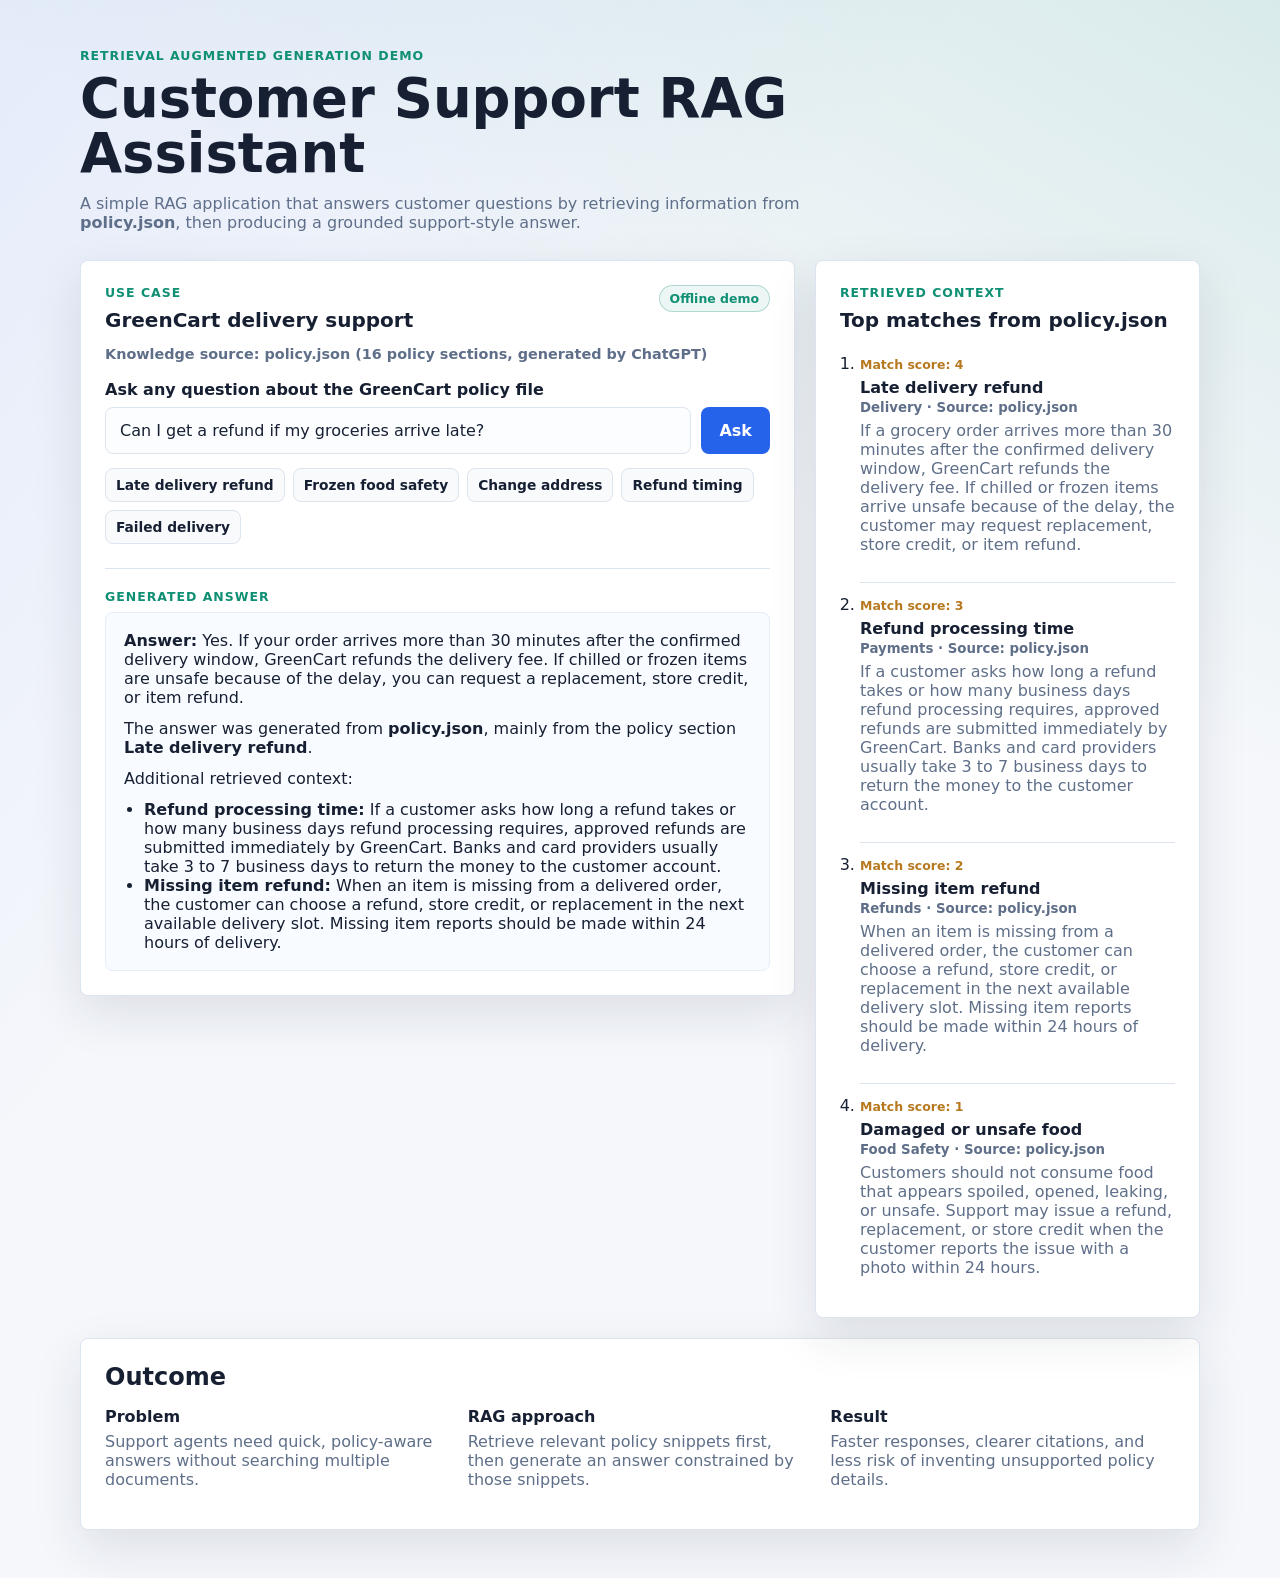
<file: rag-demo/index.html>
<!DOCTYPE html>
<html lang="en">
<head>
    <meta charset="UTF-8">
    <meta name="viewport" content="width=device-width, initial-scale=1.0">
    <meta name="description" content="Simple browser-based RAG demo for customer support answers.">
    <title>Simple RAG Demo | Customer Support Assistant</title>
    <link rel="stylesheet" href="styles.css">
</head>
<body>
    <main class="app-shell">
        <section class="intro">
            <p class="eyebrow">Retrieval Augmented Generation demo</p>
            <h1>Customer Support RAG Assistant</h1>
            <p>
                A simple RAG application that answers customer questions by retrieving information from
                <strong>policy.json</strong>, then producing a grounded support-style answer.
            </p>
        </section>

        <section class="workspace" aria-label="RAG assistant workspace">
            <article class="assistant-panel">
                <div class="panel-header">
                    <div>
                        <p class="label">Use case</p>
                        <h2>GreenCart delivery support</h2>
                    </div>
                    <span class="status">Offline demo</span>
                </div>
                <p id="source-status" class="source-status">Loading knowledge source...</p>

                <form id="question-form" class="question-form">
                    <label for="question">Ask any question about the GreenCart policy file</label>
                    <div class="input-row">
                        <input id="question" name="question" type="text" autocomplete="off" value="Can I get a refund if my groceries arrive late?">
                        <button type="submit">Ask</button>
                    </div>
                </form>

                <div class="quick-questions" aria-label="Example questions">
                    <button type="button" data-question="Can I get a refund if my groceries arrive late?">Late delivery refund</button>
                    <button type="button" data-question="Do you deliver frozen food safely?">Frozen food safety</button>
                    <button type="button" data-question="How can I change my delivery address?">Change address</button>
                    <button type="button" data-question="How many business days does refund processing take?">Refund timing</button>
                    <button type="button" data-question="What happens if the driver cannot reach me?">Failed delivery</button>
                </div>

                <div class="answer-block">
                    <p class="label">Generated answer</p>
                    <div id="answer" class="answer" aria-live="polite"></div>
                </div>
            </article>

            <aside class="retrieval-panel" aria-label="Retrieved context">
                <div class="panel-header">
                    <div>
                        <p class="label">Retrieved context</p>
                        <h2>Top matches from policy.json</h2>
                    </div>
                </div>
                <ol id="sources" class="source-list"></ol>
            </aside>
        </section>

        <section class="outcome">
            <h2>Outcome</h2>
            <div class="outcome-grid">
                <div>
                    <strong>Problem</strong>
                    <p>Support agents need quick, policy-aware answers without searching multiple documents.</p>
                </div>
                <div>
                    <strong>RAG approach</strong>
                    <p>Retrieve relevant policy snippets first, then generate an answer constrained by those snippets.</p>
                </div>
                <div>
                    <strong>Result</strong>
                    <p>Faster responses, clearer citations, and less risk of inventing unsupported policy details.</p>
                </div>
            </div>
        </section>
    </main>

    <script src="app.js"></script>
</body>
</html>
</file>
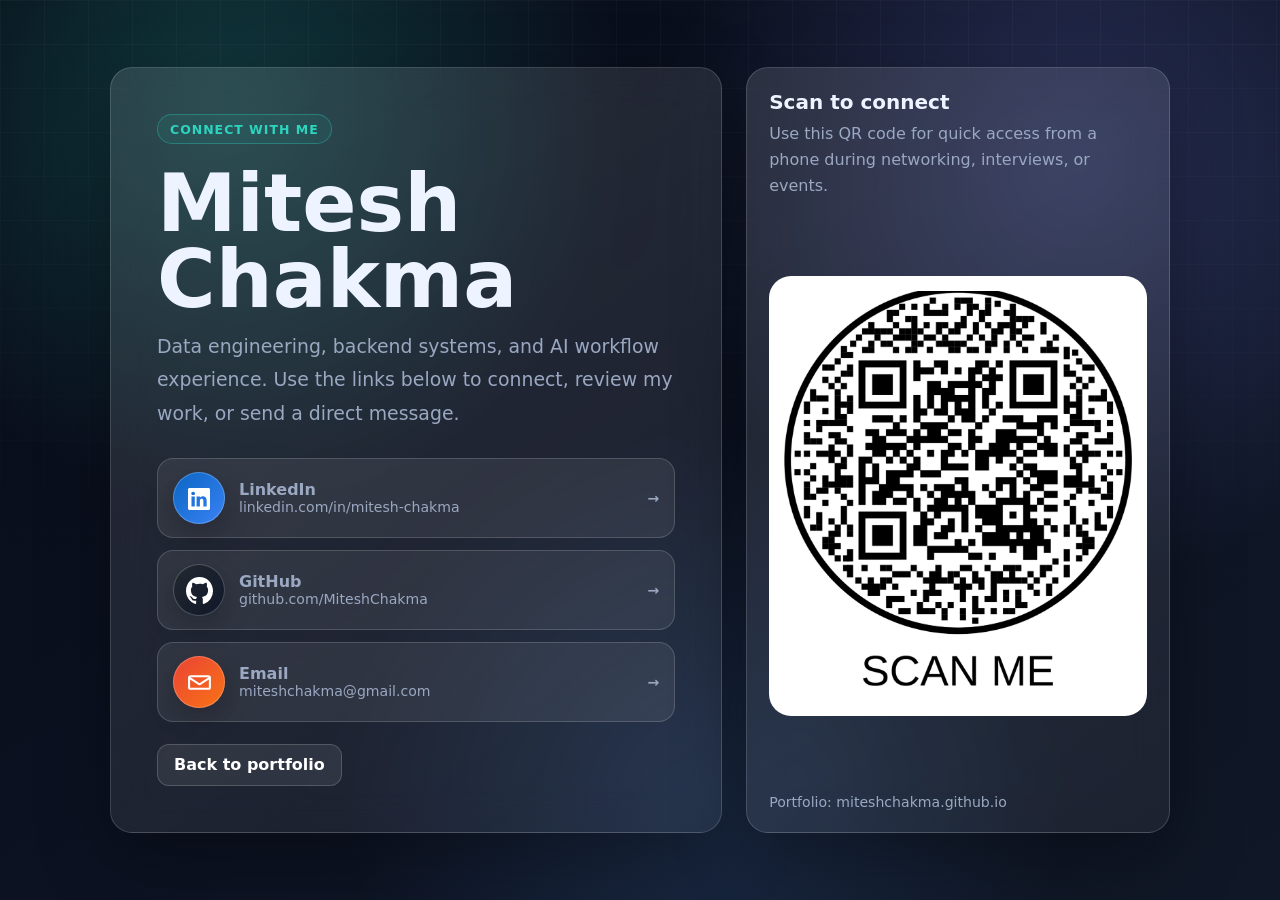
<file: socials/index.html>
<!DOCTYPE html>
<html lang="en">
<head>
    <meta charset="UTF-8">
    <meta name="viewport" content="width=device-width, initial-scale=1.0">
    <meta name="description" content="Social links for Mitesh Chakma: LinkedIn, GitHub, and email.">
    <meta name="theme-color" content="#0c1222">
    <title>Mitesh Chakma | Social Links</title>
    <style>
        :root {
            --bg: #070b16;
            --panel: rgba(255, 255, 255, 0.08);
            --panel-strong: rgba(255, 255, 255, 0.14);
            --border: rgba(255, 255, 255, 0.16);
            --text: #eef4ff;
            --muted: #9aa8c2;
            --teal: #2dd4bf;
            --blue: #60a5fa;
            --indigo: #818cf8;
            --shadow: 0 24px 70px rgba(0, 0, 0, 0.34);
            --radius: 22px;
            --font: "Inter", "Plus Jakarta Sans", system-ui, -apple-system, BlinkMacSystemFont, "Segoe UI", sans-serif;
        }

        * { box-sizing: border-box; }

        html { min-height: 100%; }

        body {
            min-height: 100vh;
            margin: 0;
            font-family: var(--font);
            color: var(--text);
            background:
                radial-gradient(circle at 18% 12%, rgba(45, 212, 191, 0.22), transparent 30%),
                radial-gradient(circle at 84% 18%, rgba(129, 140, 248, 0.24), transparent 32%),
                radial-gradient(circle at 55% 88%, rgba(96, 165, 250, 0.15), transparent 34%),
                linear-gradient(145deg, #070b16 0%, #0c1222 52%, #101827 100%);
            overflow-x: hidden;
        }

        body::before {
            content: "";
            position: fixed;
            inset: 0;
            pointer-events: none;
            background-image:
                linear-gradient(rgba(255, 255, 255, 0.035) 1px, transparent 1px),
                linear-gradient(90deg, rgba(255, 255, 255, 0.035) 1px, transparent 1px);
            background-size: 44px 44px;
            mask-image: linear-gradient(to bottom, rgba(0, 0, 0, 0.8), transparent 82%);
        }

        a {
            color: inherit;
            text-decoration: none;
        }

        .page {
            position: relative;
            width: min(1060px, calc(100% - 32px));
            min-height: 100vh;
            margin: 0 auto;
            display: grid;
            align-items: center;
            padding: 42px 0;
        }

        .shell {
            display: grid;
            grid-template-columns: minmax(0, 1.04fr) minmax(300px, 0.72fr);
            gap: 24px;
            align-items: stretch;
        }

        .hero,
        .qr-card {
            border: 1px solid var(--border);
            border-radius: var(--radius);
            background: linear-gradient(145deg, rgba(255, 255, 255, 0.12), rgba(255, 255, 255, 0.055));
            box-shadow: var(--shadow);
            backdrop-filter: blur(20px);
        }

        .hero {
            padding: clamp(24px, 5vw, 46px);
        }

        .eyebrow {
            display: inline-flex;
            align-items: center;
            min-height: 30px;
            padding: 0 12px;
            border: 1px solid rgba(45, 212, 191, 0.34);
            border-radius: 999px;
            color: var(--teal);
            background: rgba(45, 212, 191, 0.08);
            font-size: 0.78rem;
            font-weight: 800;
            letter-spacing: 0.08em;
            text-transform: uppercase;
        }

        h1 {
            margin: 22px 0 12px;
            font-size: clamp(2.35rem, 7vw, 5rem);
            line-height: 0.95;
            letter-spacing: 0;
        }

        .lead {
            max-width: 660px;
            margin: 0 0 28px;
            color: var(--muted);
            font-size: clamp(1rem, 2vw, 1.18rem);
            line-height: 1.75;
        }

        .links {
            display: grid;
            gap: 12px;
            margin-top: 28px;
        }

        .social-link {
            display: grid;
            grid-template-columns: 52px minmax(0, 1fr) auto;
            gap: 14px;
            align-items: center;
            min-height: 76px;
            padding: 13px 15px;
            border: 1px solid var(--border);
            border-radius: 16px;
            background: rgba(255, 255, 255, 0.075);
            transition: transform 180ms ease, border-color 180ms ease, background 180ms ease;
        }

        .social-link:hover,
        .social-link:focus-visible {
            outline: none;
            transform: translateY(-2px);
            border-color: rgba(45, 212, 191, 0.56);
            background: var(--panel-strong);
        }

        .icon {
            width: 52px;
            height: 52px;
            display: inline-flex;
            align-items: center;
            justify-content: center;
            border-radius: 50%;
            color: #fff;
            box-shadow: inset 0 0 0 1px rgba(255, 255, 255, 0.22), 0 10px 28px rgba(0, 0, 0, 0.22);
            overflow: hidden;
        }

        .icon svg {
            width: 24px;
            height: 24px;
            display: block;
            fill: currentColor;
            flex: 0 0 auto;
        }

        .icon-linkedin { background: linear-gradient(135deg, #0a66c2, #3b82f6); }
        .icon-github { background: linear-gradient(135deg, #24292f, #0f172a); }
        .icon-email { background: linear-gradient(135deg, #ea4335, #f97316); }

        .icon-linkedin svg { width: 22px; height: 22px; transform: translateY(1px); }
        .icon-github svg { width: 27px; height: 27px; transform: translateY(1px); }
        .icon-email svg { width: 25px; height: 25px; transform: translateY(1px); }

        .social-link strong {
            display: block;
            font-size: 1rem;
        }

        .social-link span {
            display: block;
            color: var(--muted);
            font-size: 0.88rem;
            overflow-wrap: anywhere;
        }

        .social-link .icon {
            display: inline-flex;
            align-items: center;
            justify-content: center;
            color: #fff;
        }

        .arrow {
            color: var(--teal);
            font-size: 1.35rem;
            font-weight: 900;
        }

        .qr-card {
            display: flex;
            flex-direction: column;
            justify-content: space-between;
            gap: 20px;
            padding: 22px;
        }

        .qr-header h2 {
            margin: 0;
            font-size: 1.25rem;
        }

        .qr-header p {
            margin: 7px 0 0;
            color: var(--muted);
            line-height: 1.6;
        }

        .qr-frame {
            padding: 14px;
            border: 1px solid rgba(255, 255, 255, 0.18);
            border-radius: 22px;
            background: #fff;
        }

        .qr-frame img {
            display: block;
            width: 100%;
            aspect-ratio: 1 / 1.18;
            object-fit: cover;
            border-radius: 16px;
        }

        .meta {
            display: grid;
            gap: 8px;
            color: var(--muted);
            font-size: 0.88rem;
        }

        .home {
            display: inline-flex;
            align-items: center;
            justify-content: center;
            min-height: 42px;
            margin-top: 22px;
            padding: 0 16px;
            border: 1px solid rgba(255, 255, 255, 0.18);
            border-radius: 12px;
            color: #fff;
            background: rgba(255, 255, 255, 0.08);
            font-weight: 800;
        }

        @media (max-width: 820px) {
            .page {
                align-items: start;
                padding: 22px 0;
            }

            .shell {
                grid-template-columns: 1fr;
            }
        }

        @media (max-width: 520px) {
            .page {
                width: min(100% - 22px, 1060px);
            }

            .hero,
            .qr-card {
                border-radius: 18px;
            }

            .social-link {
                grid-template-columns: 52px minmax(0, 1fr);
            }

            .arrow {
                display: none;
            }
        }
    </style>
</head>
<body>
    <main class="page">
        <section class="shell" aria-label="Mitesh Chakma social links">
            <div class="hero">
                <span class="eyebrow">Connect with me</span>
                <h1>Mitesh Chakma</h1>
                <p class="lead">Data engineering, backend systems, and AI workflow experience. Use the links below to connect, review my work, or send a direct message.</p>

                <div class="links">
                    <a class="social-link" href="https://www.linkedin.com/in/mitesh-chakma/" target="_blank" rel="noopener noreferrer">
                        <span class="icon icon-linkedin" aria-hidden="true">
                            <svg viewBox="0 0 16 16" focusable="false">
                                <path d="M0 1.15C0 .51.53 0 1.18 0h13.64C15.47 0 16 .51 16 1.15v13.7c0 .64-.53 1.15-1.18 1.15H1.18C.53 16 0 15.49 0 14.85V1.15Zm4.94 12.24V6.17h-2.4v7.22h2.4Zm-1.2-8.21c.84 0 1.36-.55 1.36-1.25-.02-.71-.52-1.25-1.34-1.25-.82 0-1.36.54-1.36 1.25 0 .7.52 1.25 1.33 1.25h.01Zm4.91 8.21V9.36c0-.22.02-.43.08-.59.17-.43.57-.88 1.23-.88.87 0 1.22.66 1.22 1.64v3.86h2.4V9.25c0-2.22-1.18-3.25-2.76-3.25-1.28 0-1.85.7-2.17 1.19V6.17h-2.4c.03.68 0 7.22 0 7.22h2.4Z"/>
                            </svg>
                        </span>
                        <span>
                            <strong>LinkedIn</strong>
                            <span>linkedin.com/in/mitesh-chakma</span>
                        </span>
                        <span class="arrow" aria-hidden="true">&rarr;</span>
                    </a>

                    <a class="social-link" href="https://github.com/MiteshChakma/" target="_blank" rel="noopener noreferrer">
                        <span class="icon icon-github" aria-hidden="true">
                            <svg viewBox="0 0 16 16" focusable="false">
                                <path d="M8 0C3.58 0 0 3.67 0 8.2c0 3.63 2.29 6.7 5.47 7.78.4.08.55-.18.55-.4 0-.2-.01-.86-.01-1.56-2.01.38-2.53-.5-2.69-.96-.09-.24-.48-.96-.82-1.16-.28-.15-.68-.52-.01-.53.63-.01 1.08.59 1.23.84.72 1.24 1.87.89 2.33.68.07-.53.28-.89.51-1.09-1.78-.21-3.64-.91-3.64-4.04 0-.89.31-1.62.82-2.19-.08-.21-.36-1.04.08-2.16 0 0 .67-.22 2.2.84A7.42 7.42 0 0 1 8 3.97c.68 0 1.36.09 2 .27 1.52-1.06 2.19-.84 2.19-.84.44 1.12.16 1.95.08 2.16.51.57.82 1.3.82 2.19 0 3.14-1.87 3.83-3.65 4.04.29.26.54.76.54 1.53 0 1.1-.01 1.99-.01 2.26 0 .22.15.48.55.4A8.15 8.15 0 0 0 16 8.2C16 3.67 12.42 0 8 0Z"/>
                            </svg>
                        </span>
                        <span>
                            <strong>GitHub</strong>
                            <span>github.com/MiteshChakma</span>
                        </span>
                        <span class="arrow" aria-hidden="true">&rarr;</span>
                    </a>

                    <a class="social-link" href="mailto:miteshchakma@gmail.com">
                        <span class="icon icon-email" aria-hidden="true">
                            <svg viewBox="0 0 24 24" focusable="false">
                                <path d="M3.5 5A2.5 2.5 0 0 0 1 7.5v9A2.5 2.5 0 0 0 3.5 19h17a2.5 2.5 0 0 0 2.5-2.5v-9A2.5 2.5 0 0 0 20.5 5h-17Zm0 2h17c.1 0 .2.01.29.04L12 12.63 3.21 7.04c.09-.03.19-.04.29-.04Zm-.5 2.14 8.46 5.38a1 1 0 0 0 1.08 0L21 9.14v7.36a.5.5 0 0 1-.5.5h-17a.5.5 0 0 1-.5-.5V9.14Z"/>
                            </svg>
                        </span>
                        <span>
                            <strong>Email</strong>
                            <span>miteshchakma@gmail.com</span>
                        </span>
                        <span class="arrow" aria-hidden="true">&rarr;</span>
                    </a>
                </div>

                <a class="home" href="https://miteshchakma.github.io/">Back to portfolio</a>
            </div>

            <aside class="qr-card" aria-label="QR code">
                <div class="qr-header">
                    <h2>Scan to connect</h2>
                    <p>Use this QR code for quick access from a phone during networking, interviews, or events.</p>
                </div>
                <div class="qr-frame">
                    <img src="../assets/qr/qr.jpg" alt="QR code for Mitesh Chakma social links">
                </div>
                <div class="meta">
                    <span>Portfolio: miteshchakma.github.io</span>
                </div>
            </aside>
        </section>
    </main>
</body>
</html>
</file>
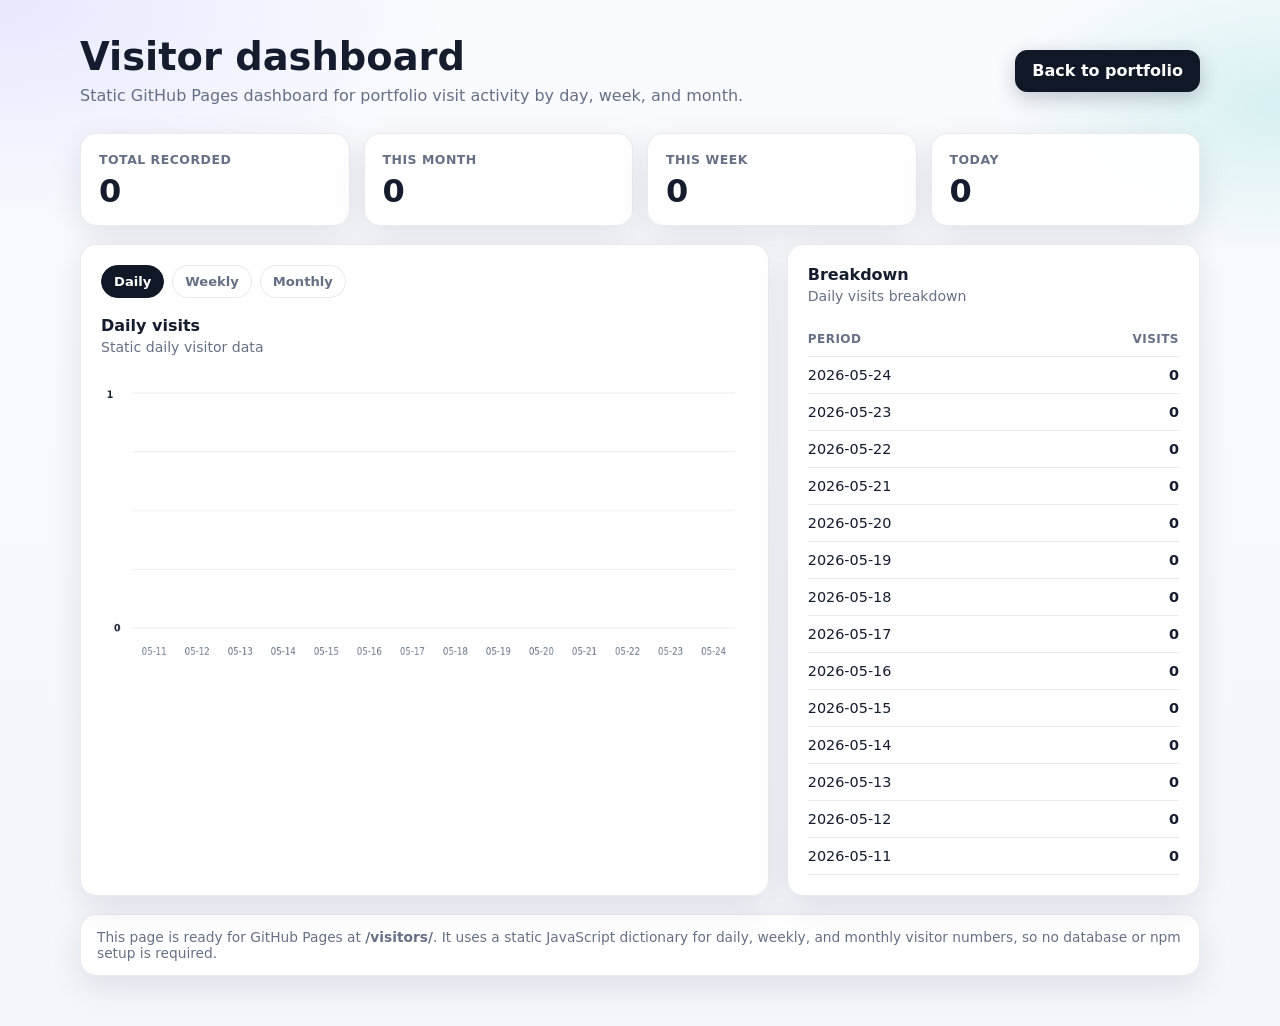
<file: visitors/index.html>
<!DOCTYPE html>
<html lang="en">
<head>
    <meta charset="UTF-8">
    <meta name="viewport" content="width=device-width, initial-scale=1.0">
    <meta name="robots" content="noindex">
    <meta name="theme-color" content="#0c1222">
    <title>Portfolio Visitors | Mitesh Chakma</title>
    <style>
        :root {
            --bg: #f4f6fb;
            --panel: rgba(255, 255, 255, 0.94);
            --border: rgba(20, 28, 46, 0.09);
            --text: #141c2e;
            --muted: #667085;
            --teal: #0d9488;
            --blue: #3b82f6;
            --indigo: #6366f1;
            --shadow: 0 10px 32px rgba(20, 28, 46, 0.1);
            --radius: 16px;
            --font: "Plus Jakarta Sans", system-ui, -apple-system, BlinkMacSystemFont, "Segoe UI", sans-serif;
        }

        * { box-sizing: border-box; }

        body {
            margin: 0;
            min-height: 100vh;
            font-family: var(--font);
            color: var(--text);
            background:
                radial-gradient(ellipse 70% 45% at 0% 0%, rgba(99, 102, 241, 0.12), transparent 50%),
                radial-gradient(ellipse 50% 35% at 100% 10%, rgba(20, 184, 166, 0.15), transparent 45%),
                linear-gradient(180deg, #fafbff 0%, var(--bg) 100%);
        }

        a {
            color: var(--teal);
            text-decoration: none;
            font-weight: 700;
        }

        .page {
            width: min(1120px, calc(100% - 32px));
            margin: 0 auto;
            padding: 36px 0;
        }

        .topbar {
            display: flex;
            align-items: center;
            justify-content: space-between;
            gap: 16px;
            margin-bottom: 28px;
        }

        .brand h1 {
            margin: 0;
            font-size: clamp(1.65rem, 3vw, 2.5rem);
            line-height: 1.1;
        }

        .brand p {
            margin: 8px 0 0;
            color: var(--muted);
            max-width: 680px;
        }

        .home-link {
            display: inline-flex;
            align-items: center;
            min-height: 42px;
            padding: 0 16px;
            border: 1px solid #101827;
            border-radius: 12px;
            background: #101827;
            color: #fff;
            box-shadow: 0 6px 20px rgba(16, 24, 39, 0.22);
            white-space: nowrap;
        }

        .summary-grid {
            display: grid;
            grid-template-columns: repeat(4, minmax(0, 1fr));
            gap: 14px;
            margin-bottom: 18px;
        }

        .panel {
            background: var(--panel);
            border: 1px solid var(--border);
            border-radius: var(--radius);
            box-shadow: var(--shadow);
        }

        .metric {
            padding: 18px;
        }

        .metric span {
            display: block;
            color: var(--muted);
            font-size: 0.78rem;
            font-weight: 800;
            letter-spacing: 0.04em;
            text-transform: uppercase;
        }

        .metric strong {
            display: block;
            margin-top: 8px;
            font-size: 2rem;
            line-height: 1;
        }

        .dashboard-grid {
            display: grid;
            grid-template-columns: 1.25fr 0.75fr;
            gap: 18px;
        }

        .chart-panel {
            padding: 20px;
        }

        .chart-panel h2,
        .table-panel h2 {
            margin: 0 0 4px;
            font-size: 1rem;
        }

        .chart-panel p,
        .table-panel p {
            margin: 0 0 18px;
            color: var(--muted);
            font-size: 0.88rem;
        }

        .chart-wrap {
            min-height: 300px;
        }

        canvas {
            width: 100%;
            height: 300px;
            display: block;
        }

        .table-panel {
            padding: 20px;
        }

        .tabs {
            display: flex;
            gap: 8px;
            margin: 0 0 18px;
        }

        .tab {
            border: 1px solid var(--border);
            border-radius: 999px;
            background: #fff;
            color: var(--muted);
            cursor: pointer;
            font: inherit;
            font-size: 0.82rem;
            font-weight: 800;
            padding: 8px 12px;
        }

        .tab.is-active {
            background: #101827;
            border-color: #101827;
            color: #fff;
        }

        table {
            width: 100%;
            border-collapse: collapse;
            font-size: 0.9rem;
        }

        th,
        td {
            padding: 10px 0;
            border-bottom: 1px solid var(--border);
            text-align: left;
        }

        th {
            color: var(--muted);
            font-size: 0.75rem;
            letter-spacing: 0.04em;
            text-transform: uppercase;
        }

        td:last-child,
        th:last-child {
            text-align: right;
            font-weight: 800;
        }

        .note {
            margin-top: 18px;
            padding: 14px 16px;
            color: var(--muted);
            font-size: 0.86rem;
        }

        @media (max-width: 850px) {
            .topbar,
            .dashboard-grid {
                grid-template-columns: 1fr;
            }

            .topbar {
                align-items: flex-start;
                flex-direction: column;
            }

            .summary-grid {
                grid-template-columns: repeat(2, minmax(0, 1fr));
            }
        }

        @media (max-width: 540px) {
            .page {
                width: min(100% - 22px, 1120px);
                padding: 22px 0;
            }

            .summary-grid {
                grid-template-columns: 1fr;
            }

            .tabs {
                flex-wrap: wrap;
            }
        }
    </style>
</head>
<body>
    <main class="page">
        <header class="topbar">
            <div class="brand">
                <h1>Visitor dashboard</h1>
                <p>Static GitHub Pages dashboard for portfolio visit activity by day, week, and month.</p>
            </div>
            <a class="home-link" href="../">Back to portfolio</a>
        </header>

        <section class="summary-grid" aria-label="Visitor summary">
            <article class="metric panel">
                <span>Total recorded</span>
                <strong id="metric-total">0</strong>
            </article>
            <article class="metric panel">
                <span>This month</span>
                <strong id="metric-month">0</strong>
            </article>
            <article class="metric panel">
                <span>This week</span>
                <strong id="metric-week">0</strong>
            </article>
            <article class="metric panel">
                <span>Today</span>
                <strong id="metric-today">0</strong>
            </article>
        </section>

        <section class="dashboard-grid">
            <article class="chart-panel panel">
                <div class="tabs" role="tablist" aria-label="Chart range">
                    <button class="tab is-active" type="button" data-range="day">Daily</button>
                    <button class="tab" type="button" data-range="week">Weekly</button>
                    <button class="tab" type="button" data-range="month">Monthly</button>
                </div>
                <h2 id="chart-title">Daily visits</h2>
                <p id="chart-subtitle">Last 14 days</p>
                <div class="chart-wrap">
                    <canvas id="visitor-chart" width="900" height="360" aria-label="Visitor chart"></canvas>
                </div>
            </article>

            <article class="table-panel panel">
                <h2>Breakdown</h2>
                <p id="table-subtitle">Daily visitor counts</p>
                <table>
                    <thead>
                        <tr>
                            <th>Period</th>
                            <th>Visits</th>
                        </tr>
                    </thead>
                    <tbody id="visitor-table"></tbody>
                </table>
            </article>
        </section>

        <p class="note panel">
            This page is ready for GitHub Pages at <strong>/visitors/</strong>. It uses a static JavaScript dictionary for daily, weekly, and monthly visitor numbers, so no database or npm setup is required.
        </p>
    </main>

    <script>
        const visitorData = {
            day: [
                { label: "2026-05-11", value: 0 },
                { label: "2026-05-12", value: 0 },
                { label: "2026-05-13", value: 0 },
                { label: "2026-05-14", value: 0 },
                { label: "2026-05-15", value: 0 },
                { label: "2026-05-16", value: 0 },
                { label: "2026-05-17", value: 0 },
                { label: "2026-05-18", value: 0 },
                { label: "2026-05-19", value: 0 },
                { label: "2026-05-20", value: 0 },
                { label: "2026-05-21", value: 0 },
                { label: "2026-05-22", value: 0 },
                { label: "2026-05-23", value: 0 },
                { label: "2026-05-24", value: 0 }
            ],
            week: [
                { label: "2026-W10", value: 0 },
                { label: "2026-W11", value: 0 },
                { label: "2026-W12", value: 0 },
                { label: "2026-W13", value: 0 },
                { label: "2026-W14", value: 0 },
                { label: "2026-W15", value: 0 },
                { label: "2026-W16", value: 0 },
                { label: "2026-W17", value: 0 }
            ],
            month: [
                { label: "2025-06", value: 0 },
                { label: "2025-07", value: 0 },
                { label: "2025-08", value: 0 },
                { label: "2025-09", value: 0 },
                { label: "2025-10", value: 0 },
                { label: "2025-11", value: 0 },
                { label: "2025-12", value: 0 },
                { label: "2026-01", value: 0 },
                { label: "2026-02", value: 0 },
                { label: "2026-03", value: 0 },
                { label: "2026-04", value: 0 },
                { label: "2026-05", value: 0 }
            ]
        };

        const ranges = {
            day: { title: "Daily visits", subtitle: "Static daily visitor data" },
            week: { title: "Weekly visits", subtitle: "Static weekly visitor data" },
            month: { title: "Monthly visits", subtitle: "Static monthly visitor data" }
        };

        function getSeries(range) {
            return visitorData[range].map((item) => ({
                label: item.label,
                value: Number(item.value) || 0
            }));
        }

        function drawChart(series) {
            const canvas = document.getElementById("visitor-chart");
            const ctx = canvas.getContext("2d");
            const width = canvas.width;
            const height = canvas.height;
            const padding = { top: 24, right: 18, bottom: 54, left: 44 };
            const chartW = width - padding.left - padding.right;
            const chartH = height - padding.top - padding.bottom;
            const max = Math.max(1, ...series.map((item) => item.value));
            const barW = chartW / series.length;

            ctx.clearRect(0, 0, width, height);
            ctx.fillStyle = "#ffffff";
            ctx.fillRect(0, 0, width, height);

            ctx.strokeStyle = "rgba(20, 28, 46, 0.09)";
            ctx.lineWidth = 1;
            for (let i = 0; i <= 4; i += 1) {
                const y = padding.top + (chartH / 4) * i;
                ctx.beginPath();
                ctx.moveTo(padding.left, y);
                ctx.lineTo(width - padding.right, y);
                ctx.stroke();
            }

            series.forEach((item, index) => {
                const x = padding.left + (index * barW) + 6;
                const h = (item.value / max) * chartH;
                const y = padding.top + chartH - h;
                const gradient = ctx.createLinearGradient(0, y, 0, padding.top + chartH);
                gradient.addColorStop(0, "#0d9488");
                gradient.addColorStop(1, "#6366f1");
                ctx.fillStyle = gradient;
                ctx.fillRect(x, y, Math.max(10, barW - 12), h || 3);

                ctx.fillStyle = "#667085";
                ctx.font = "12px system-ui, sans-serif";
                ctx.textAlign = "center";
                const label = item.label.length > 7 ? item.label.slice(5) : item.label;
                ctx.fillText(label, x + Math.max(10, barW - 12) / 2, height - 22);
            });

            ctx.fillStyle = "#141c2e";
            ctx.font = "700 13px system-ui, sans-serif";
            ctx.textAlign = "left";
            ctx.fillText(String(max), 8, padding.top + 6);
            ctx.fillText("0", 18, padding.top + chartH + 4);
        }

        function renderTable(series) {
            const table = document.getElementById("visitor-table");
            table.innerHTML = series.slice().reverse().map((item) => (
                `<tr><td>${item.label}</td><td>${item.value}</td></tr>`
            )).join("");
        }

        function updateMetrics() {
            const days = visitorData.day;
            const weeks = visitorData.week;
            const months = visitorData.month;
            const total = months.reduce((sum, item) => sum + (Number(item.value) || 0), 0);
            document.getElementById("metric-total").textContent = total;
            document.getElementById("metric-today").textContent = days.at(-1)?.value || 0;
            document.getElementById("metric-week").textContent = weeks.at(-1)?.value || 0;
            document.getElementById("metric-month").textContent = months.at(-1)?.value || 0;
        }

        function render(range) {
            const series = getSeries(range);
            document.getElementById("chart-title").textContent = ranges[range].title;
            document.getElementById("chart-subtitle").textContent = ranges[range].subtitle;
            document.getElementById("table-subtitle").textContent = `${ranges[range].title} breakdown`;
            drawChart(series);
            renderTable(series);
        }

        updateMetrics();
        render("day");

        document.querySelectorAll(".tab").forEach((button) => {
            button.addEventListener("click", () => {
                document.querySelectorAll(".tab").forEach((tab) => tab.classList.remove("is-active"));
                button.classList.add("is-active");
                render(button.dataset.range);
            });
        });

        window.addEventListener("resize", () => {
            const active = document.querySelector(".tab.is-active")?.dataset.range || "day";
            render(active);
        });
    </script>
</body>
</html>
</file>
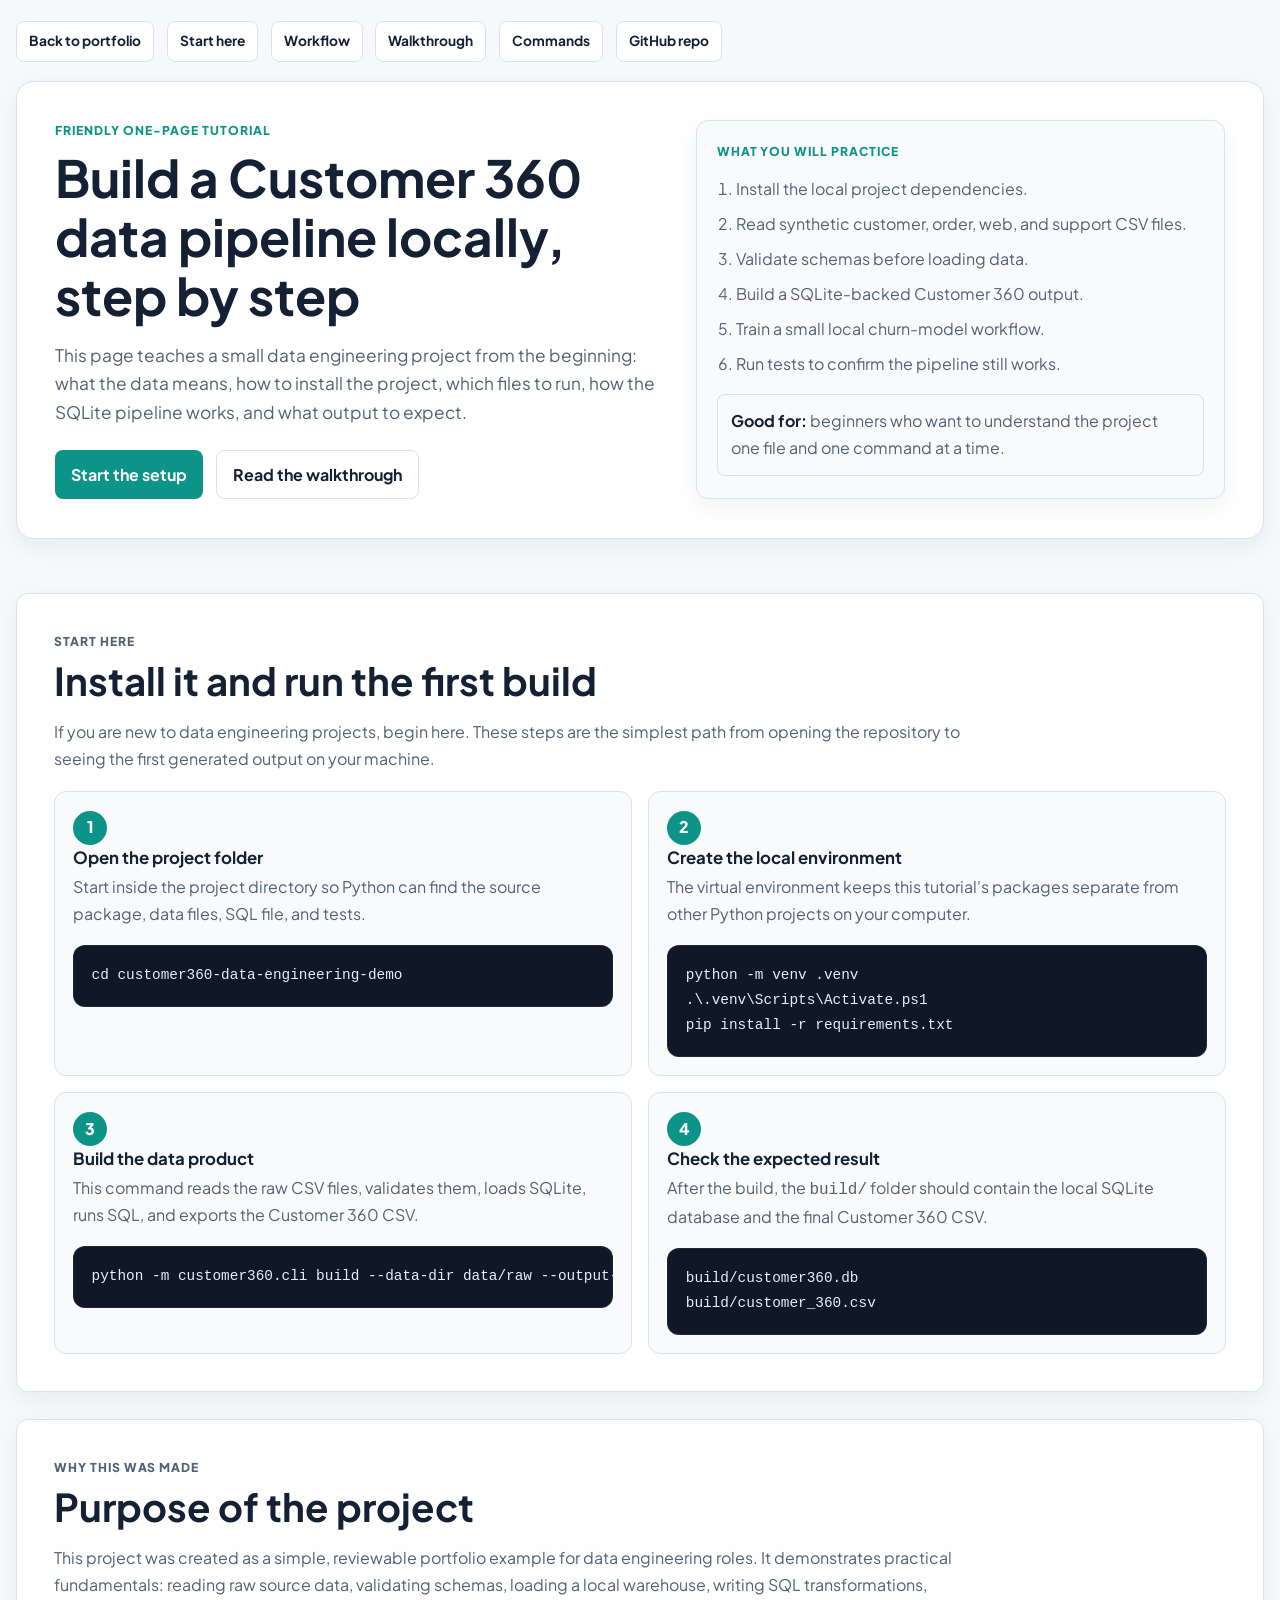
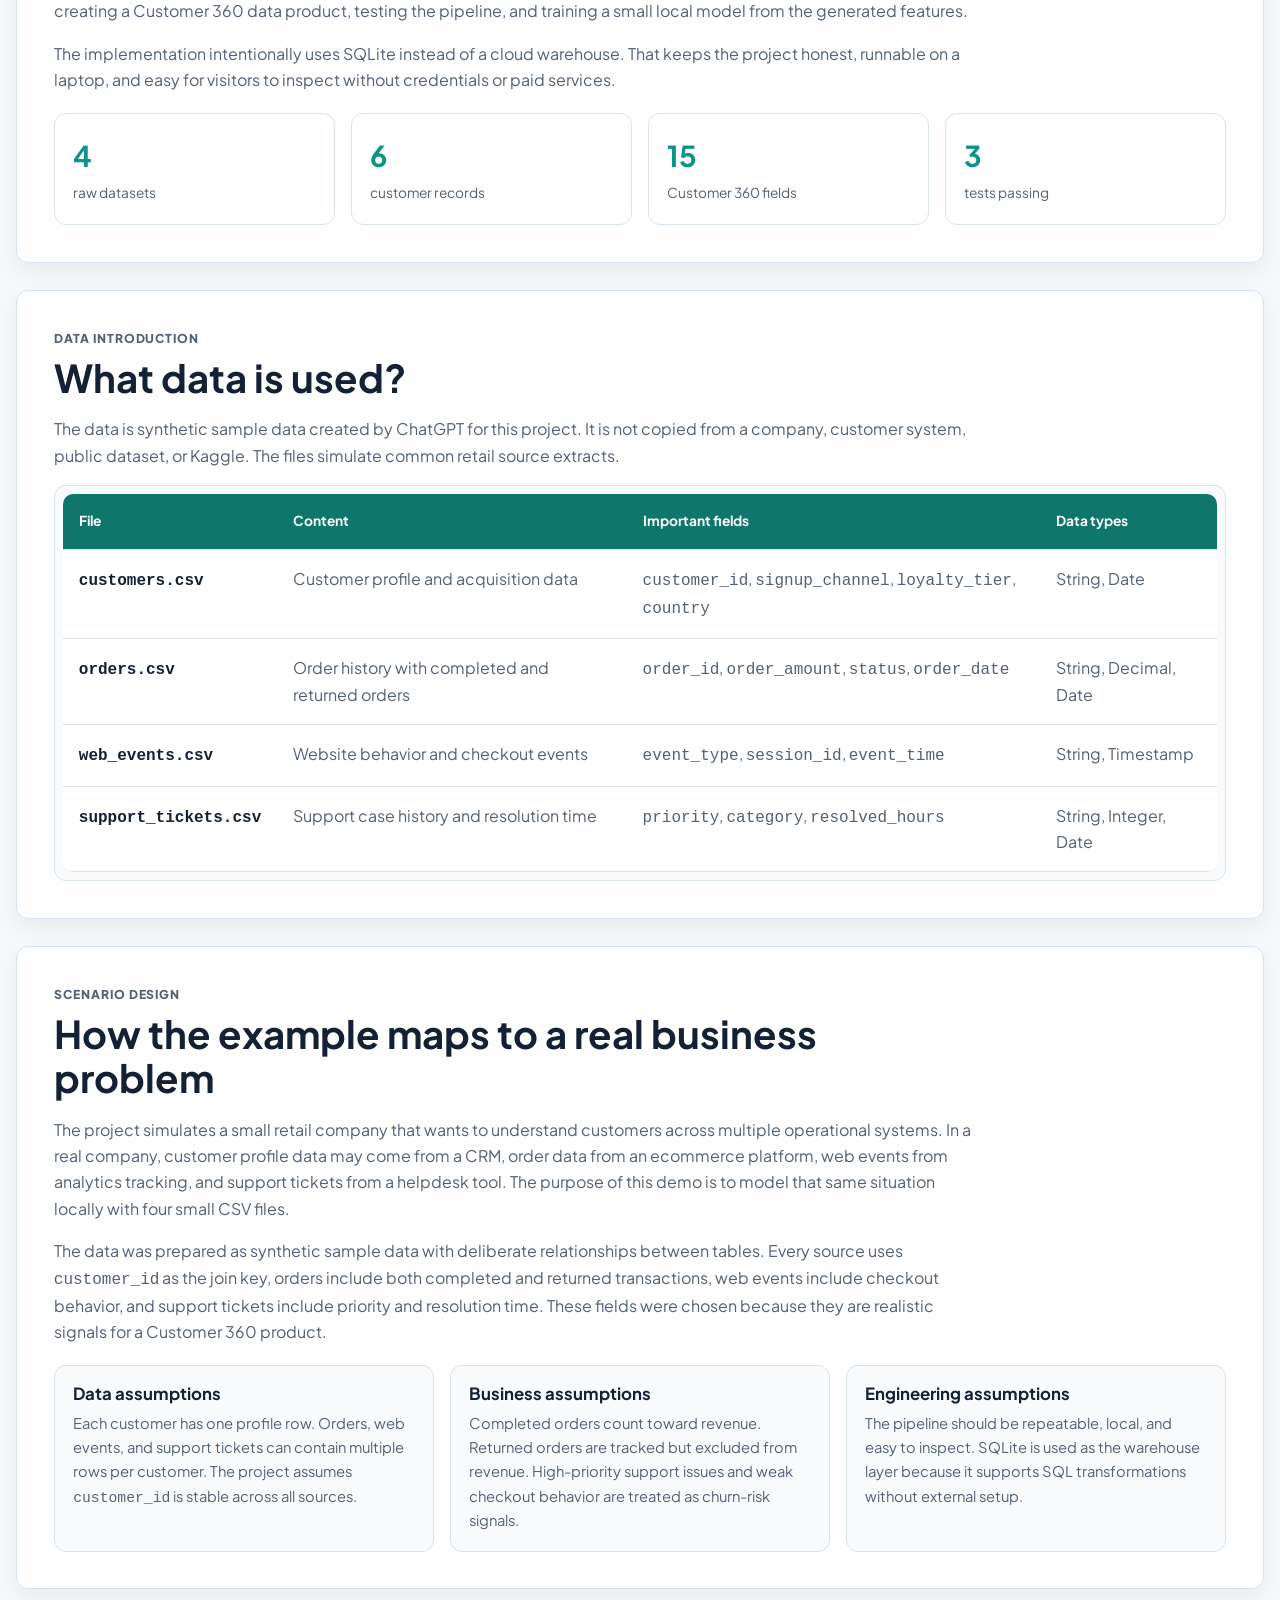
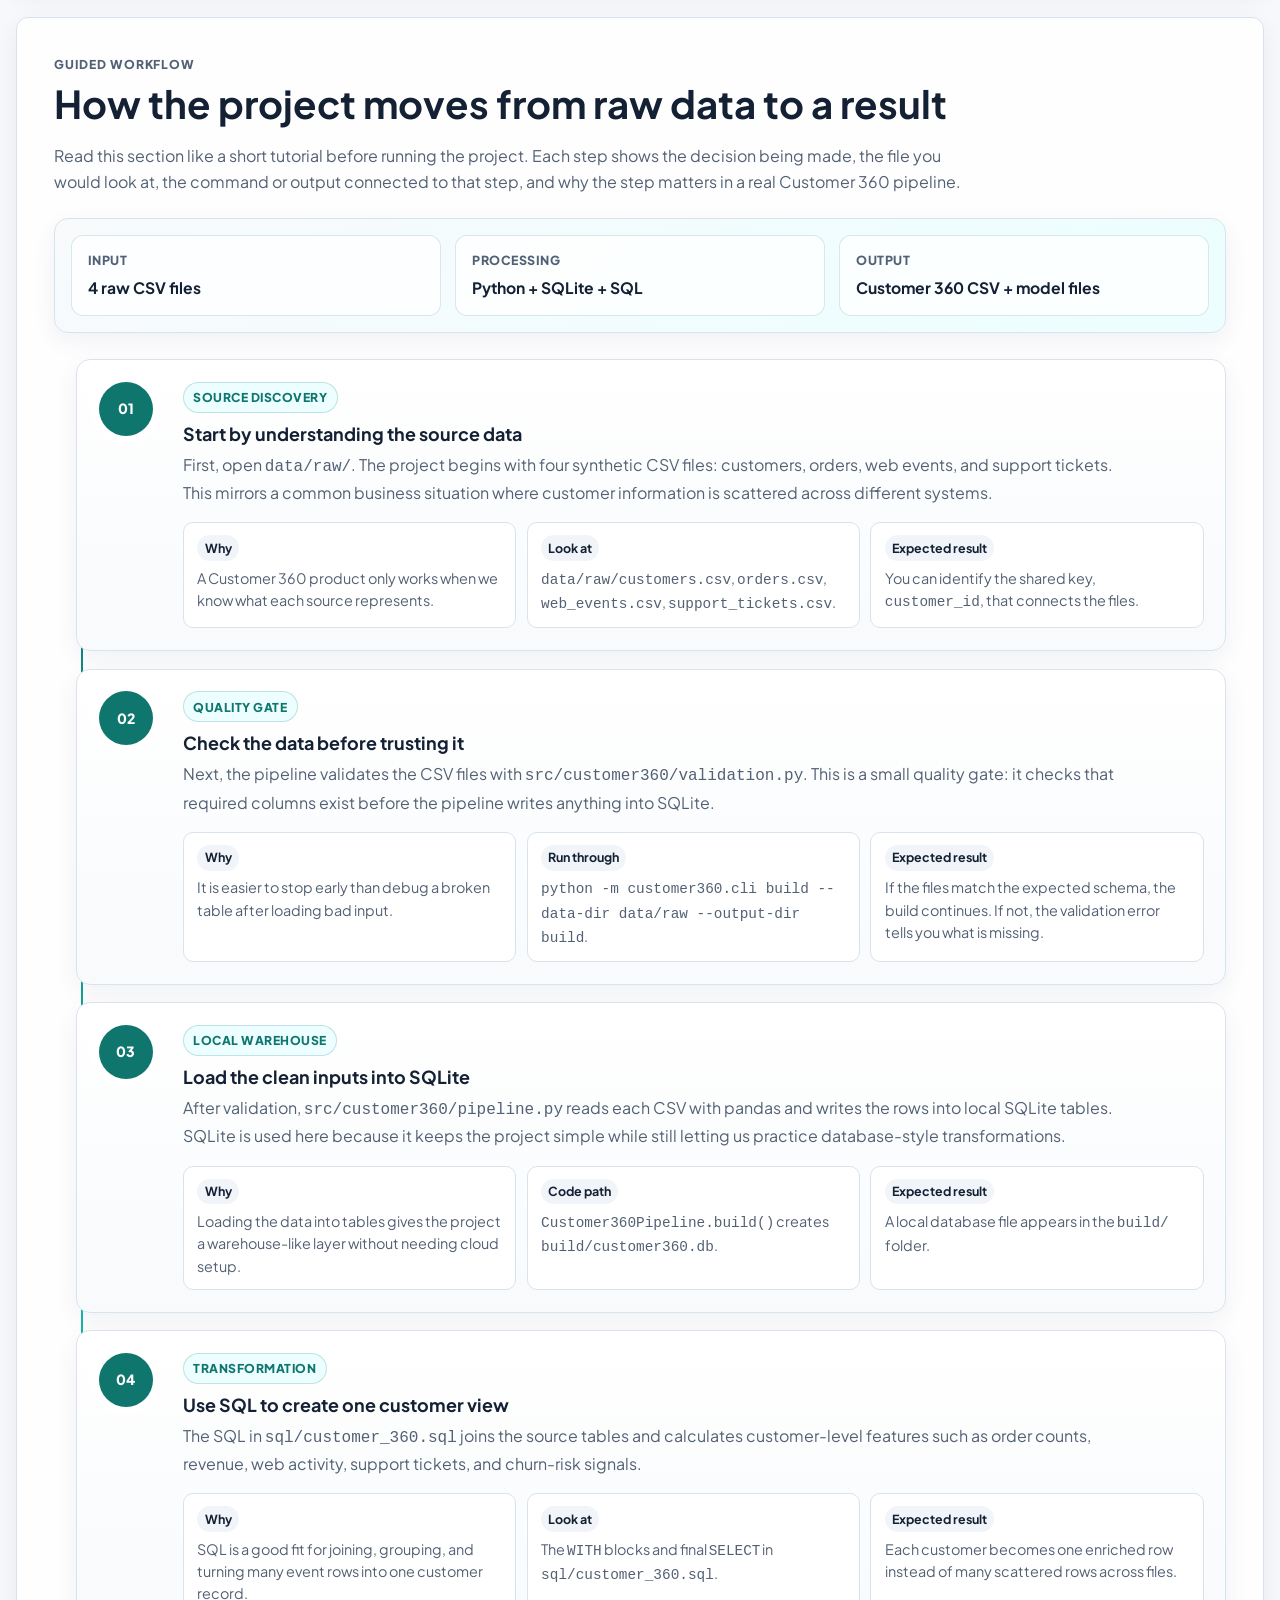
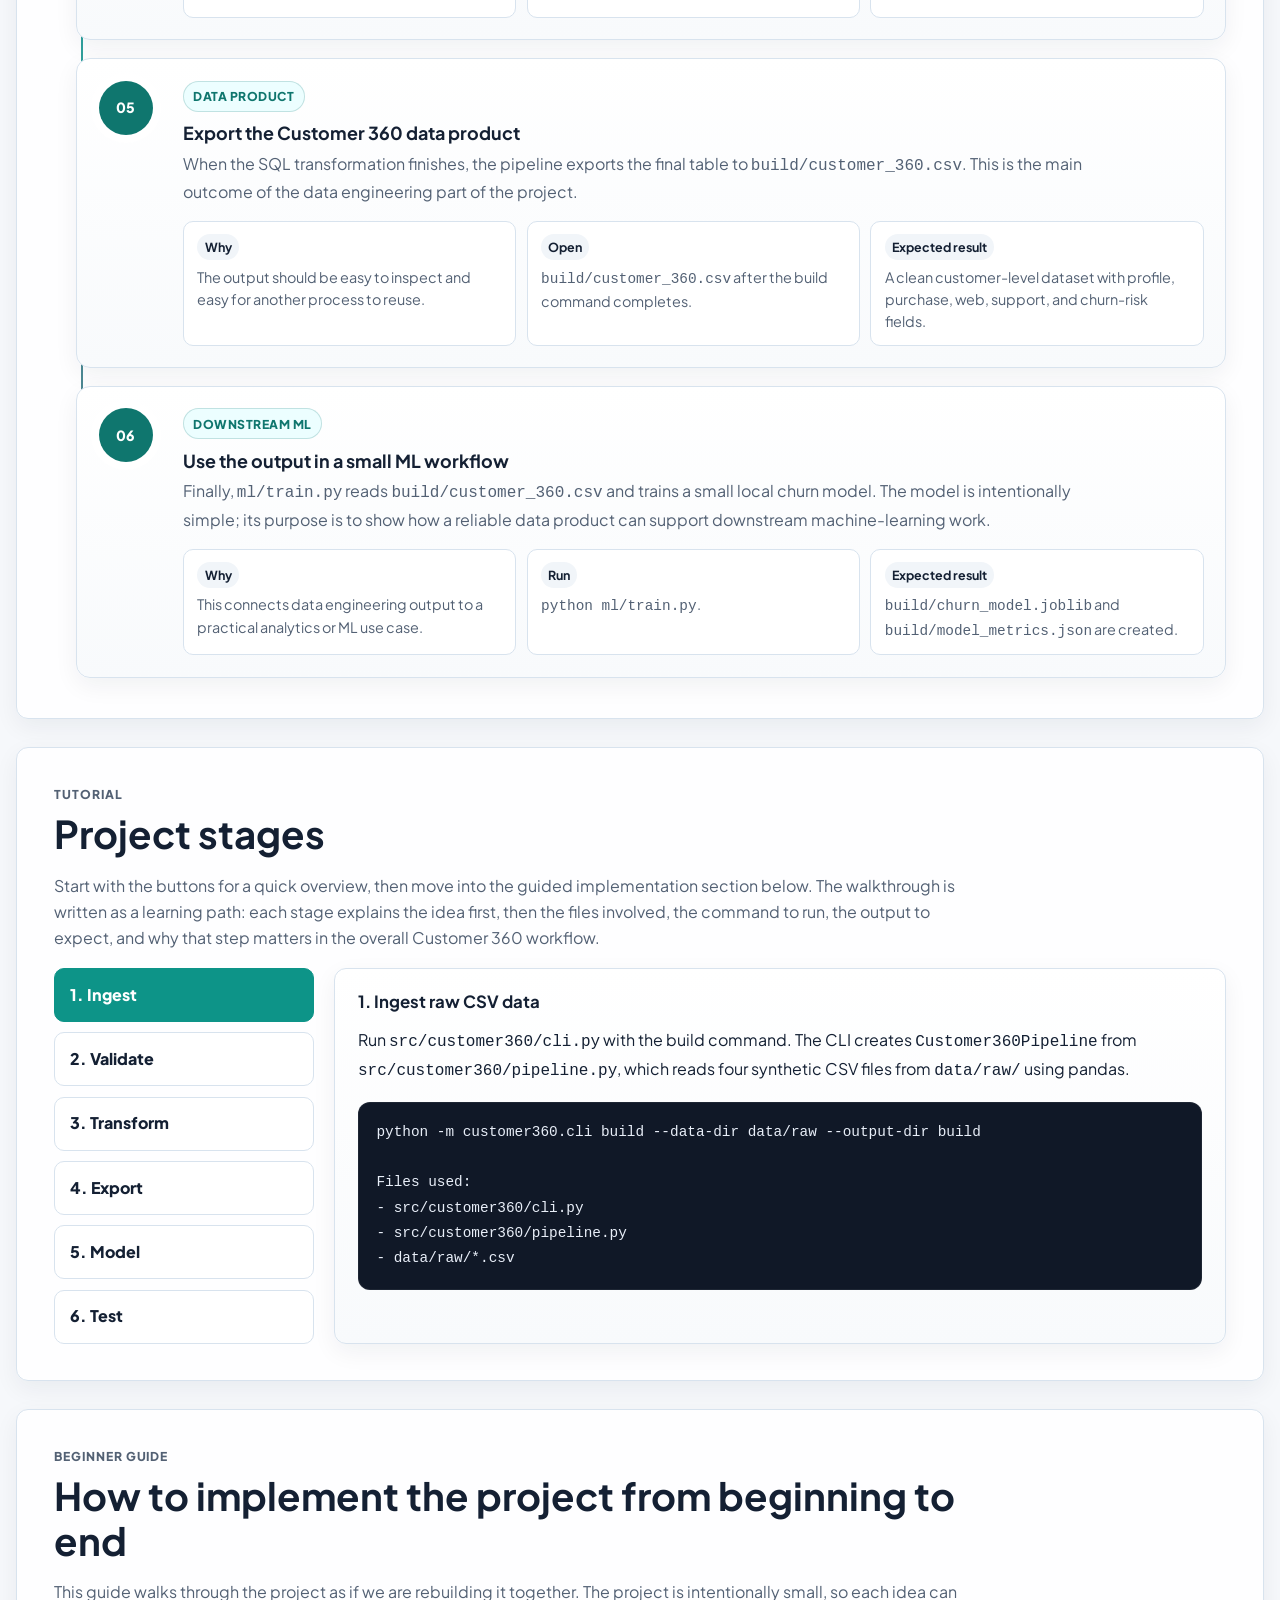
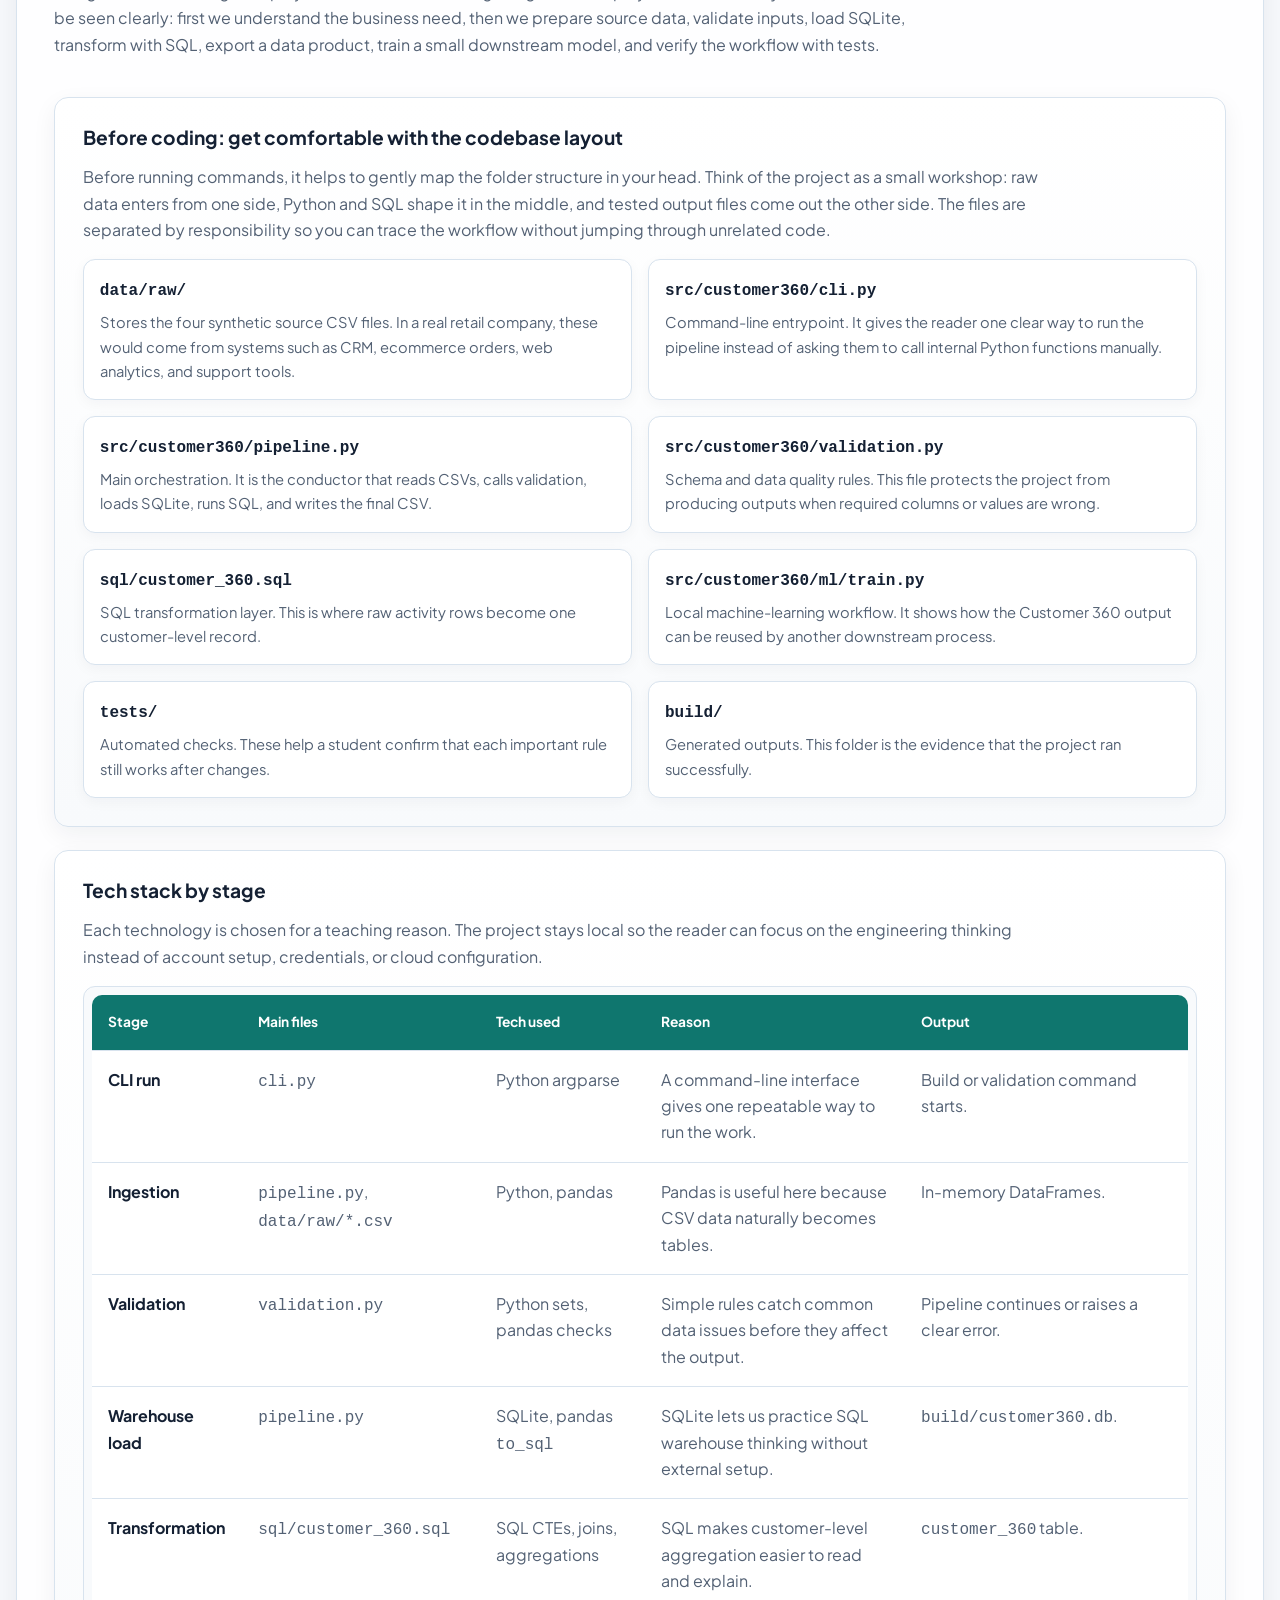
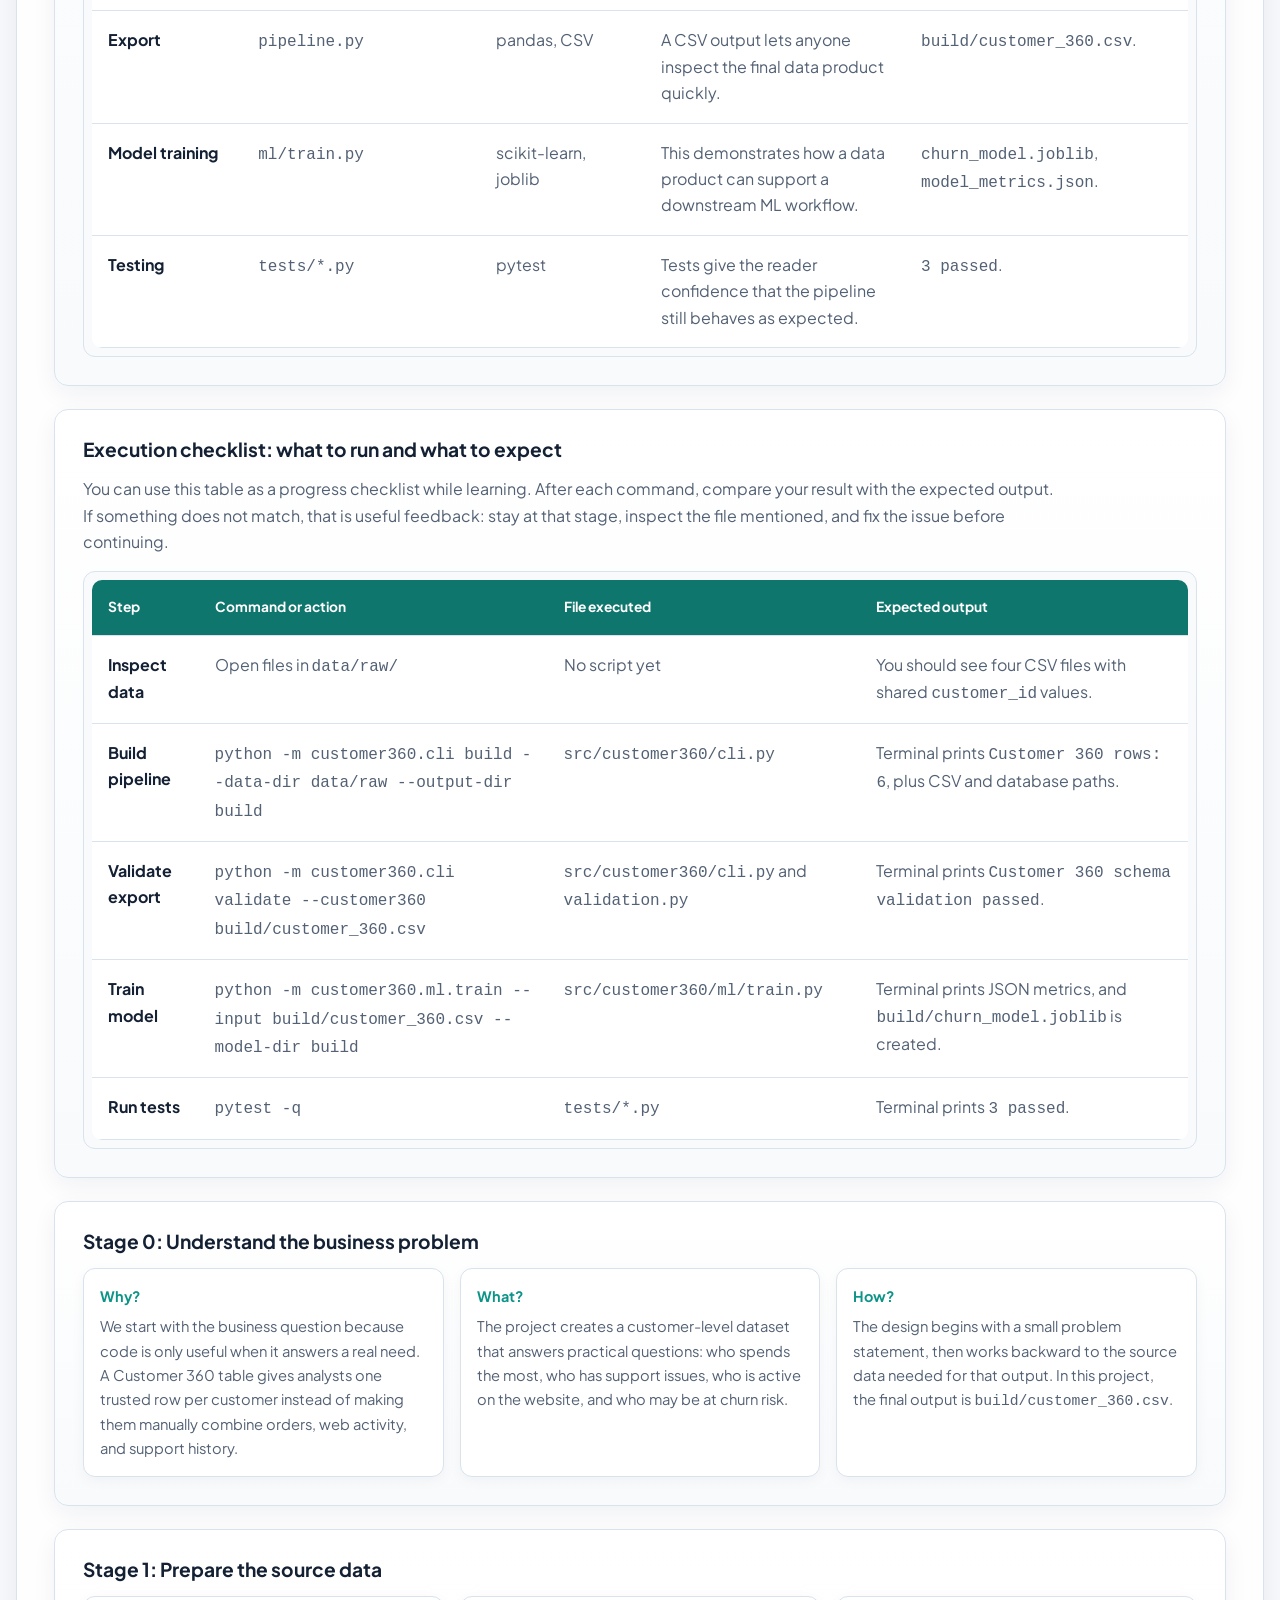
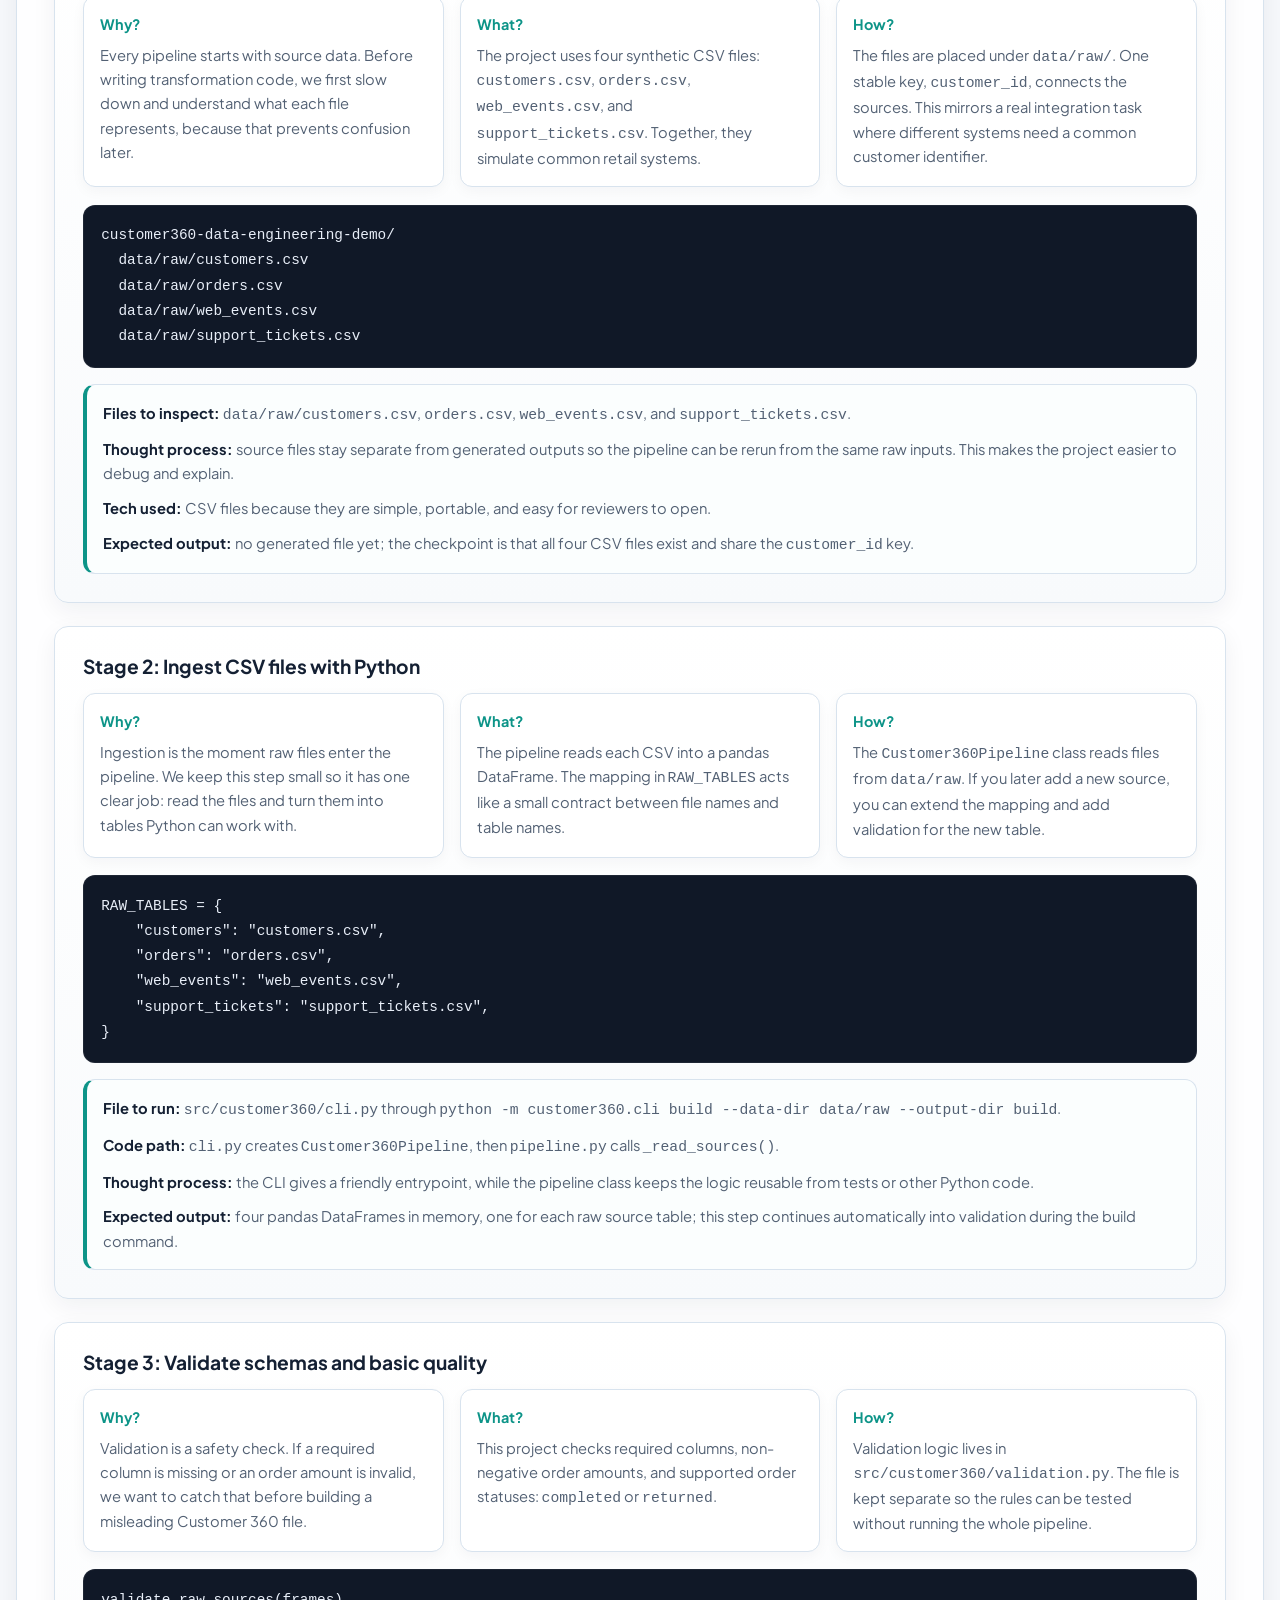
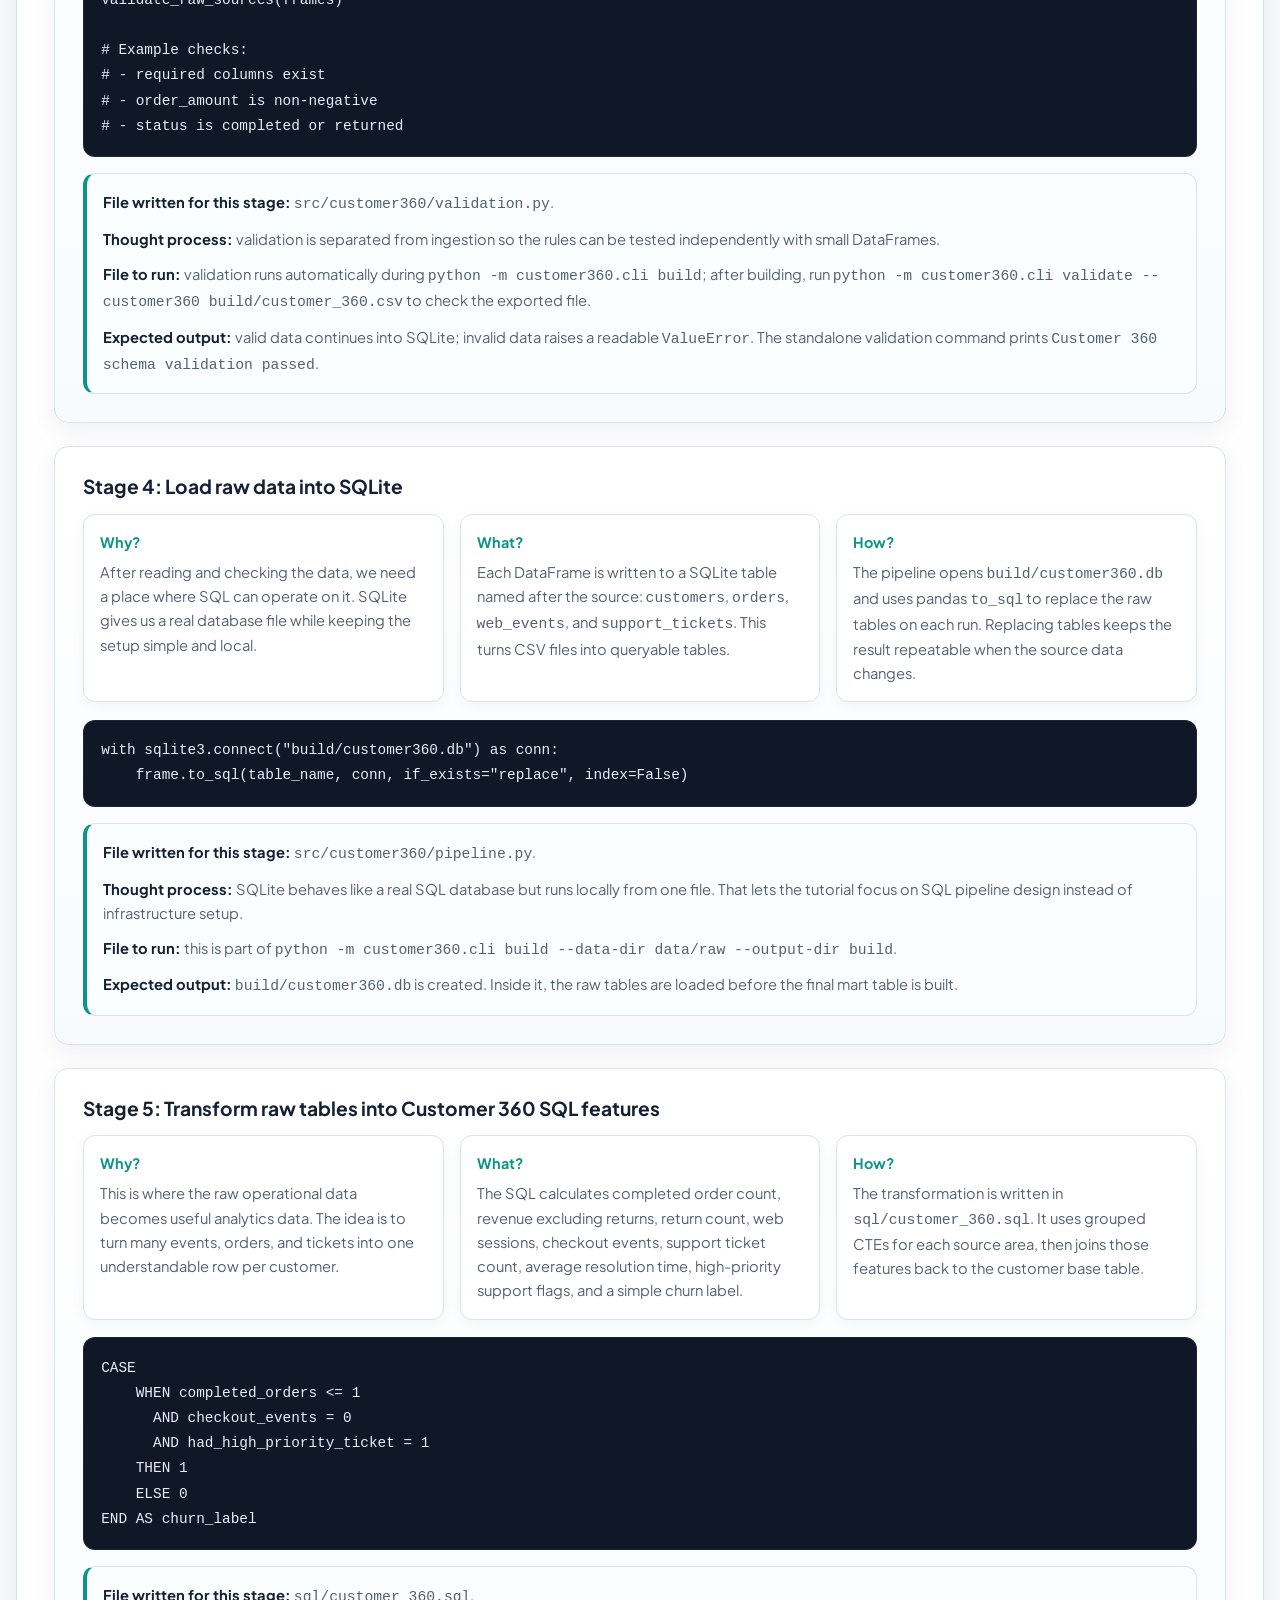
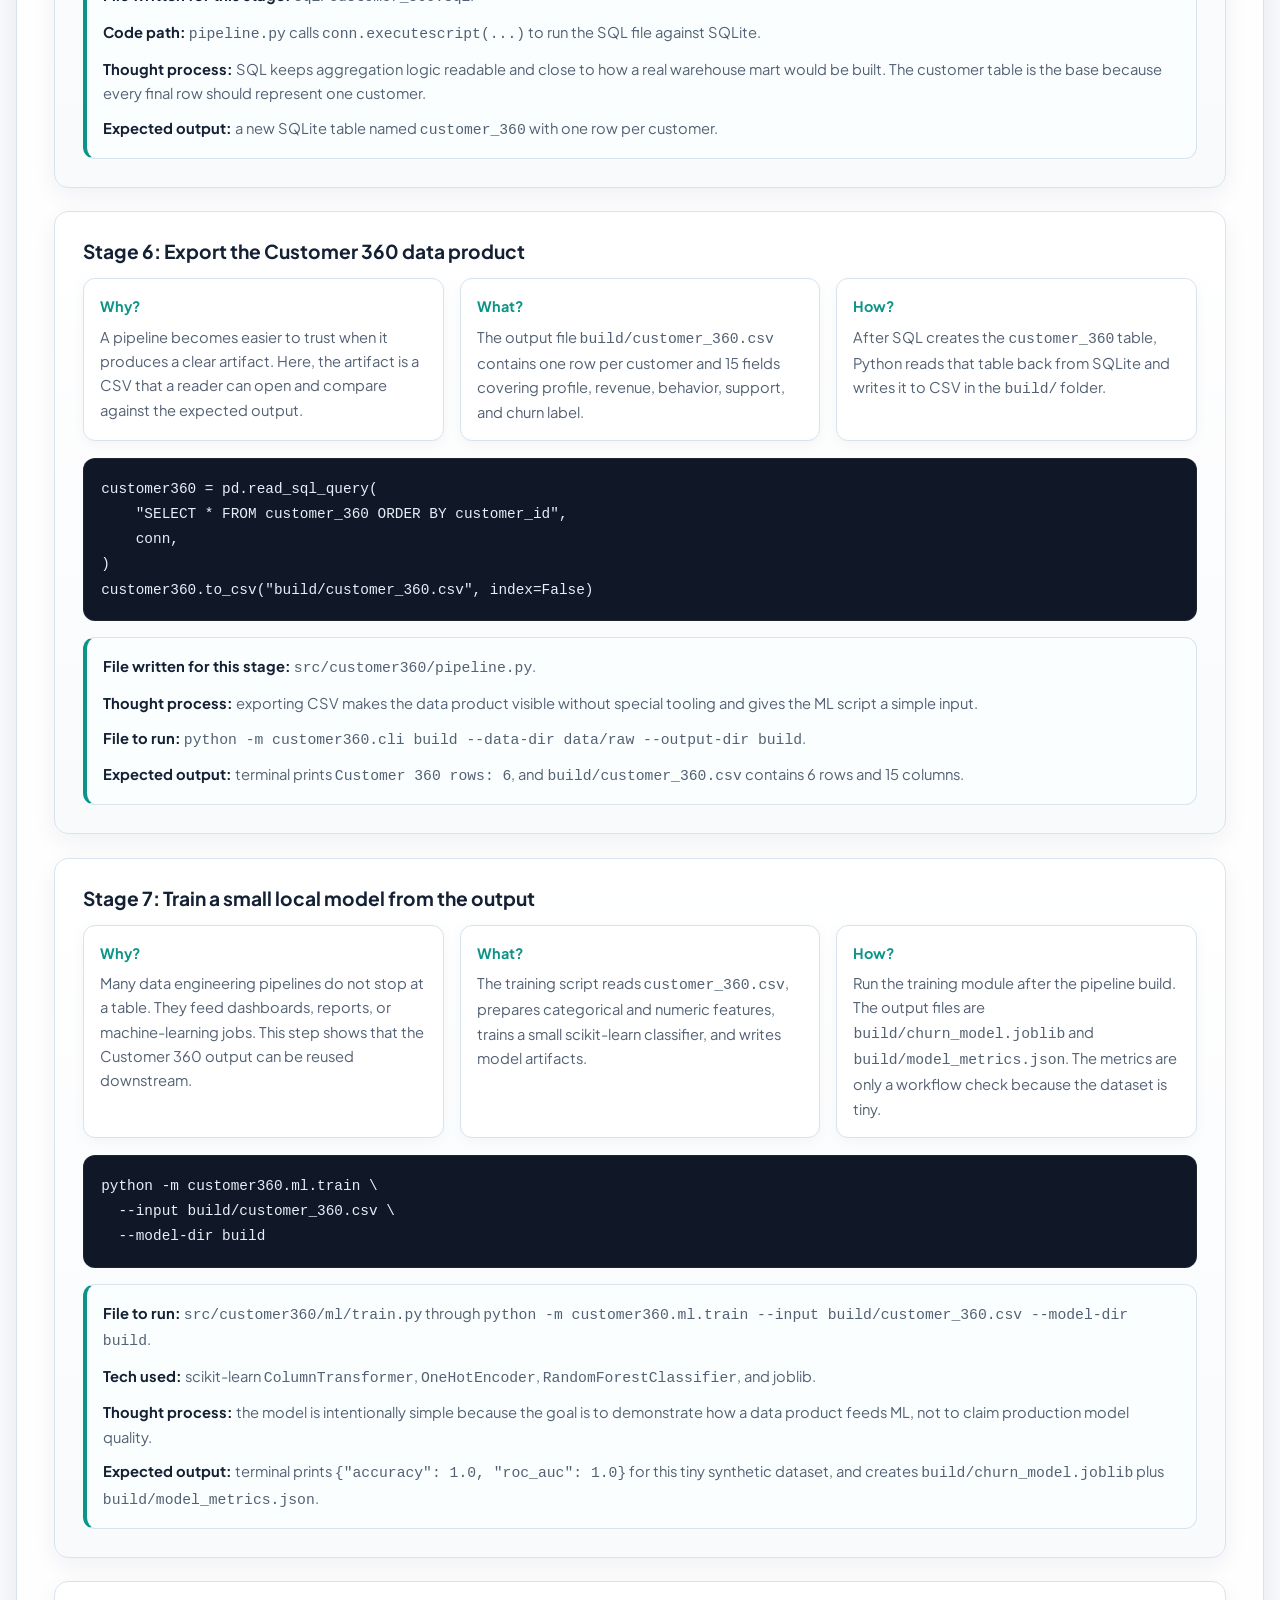
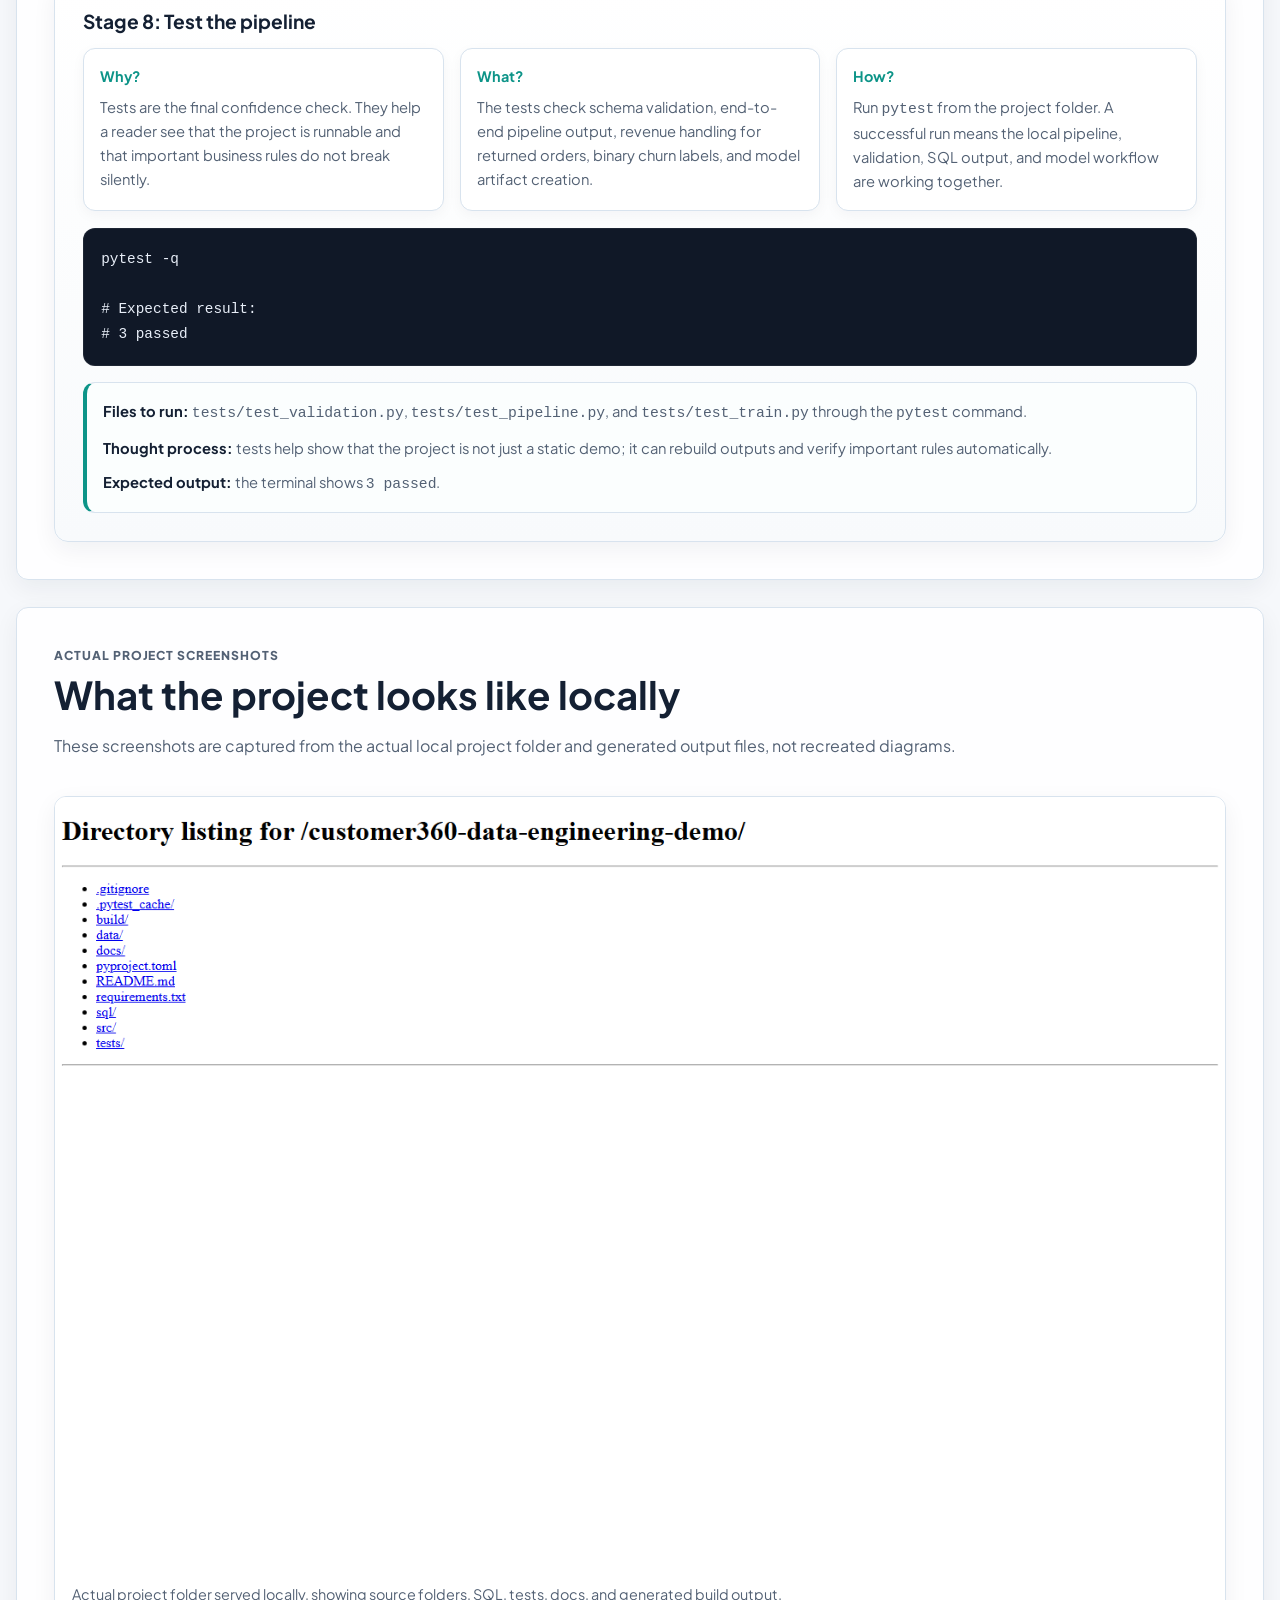
<file: projects/customer360/index.html>
<!DOCTYPE html>
<html lang="en">
<head>
    <meta charset="UTF-8">
    <meta name="viewport" content="width=device-width, initial-scale=1.0">
    <meta name="description" content="Customer 360 data engineering tutorial project by Mitesh Chakma: synthetic CSV data, SQLite pipeline, SQL transformations, validation, model training, and outputs.">
    <title>Customer 360 Data Engineering Project | Mitesh Chakma</title>
    <link rel="preconnect" href="https://fonts.googleapis.com">
    <link rel="preconnect" href="https://fonts.gstatic.com" crossorigin>
    <link href="https://fonts.googleapis.com/css2?family=Plus+Jakarta+Sans:wght@400;500;600;700;800&display=swap" rel="stylesheet">
    <link rel="stylesheet" href="../../assets/css/customer360-project.css">
</head>
<body>
    <header class="page-hero">
        <nav class="top-nav" aria-label="Tutorial navigation">
            <a href="../../index.html#projects">Back to portfolio</a>
            <a href="#start">Start here</a>
            <a href="#workflow">Workflow</a>
            <a href="#tutorial">Walkthrough</a>
            <a href="#run">Commands</a>
            <a href="https://github.com/MiteshChakma/Data_engineering/tree/main/customer360-data-engineering-demo" target="_blank" rel="noopener noreferrer">GitHub repo</a>
        </nav>
        <div class="hero-grid">
            <div>
                <p class="eyebrow">Friendly one-page tutorial</p>
                <h1>Build a Customer 360 data pipeline locally, step by step</h1>
                <p class="hero-lead">
                    This page teaches a small data engineering project from the beginning: what the data means, how to install the project, which files to run, how the SQLite pipeline works, and what output to expect.
                </p>
                <div class="hero-actions">
                    <a class="btn btn-primary" href="#start">Start the setup</a>
                    <a class="btn btn-secondary" href="#tutorial">Read the walkthrough</a>
                </div>
            </div>
            <div class="hero-panel tutorial-card" aria-label="Tutorial summary">
                <p class="eyebrow">What you will practice</p>
                <ol>
                    <li>Install the local project dependencies.</li>
                    <li>Read synthetic customer, order, web, and support CSV files.</li>
                    <li>Validate schemas before loading data.</li>
                    <li>Build a SQLite-backed Customer 360 output.</li>
                    <li>Train a small local churn-model workflow.</li>
                    <li>Run tests to confirm the pipeline still works.</li>
                </ol>
                <div class="hero-note">
                    <strong>Good for:</strong> beginners who want to understand the project one file and one command at a time.
                </div>
            </div>
        </div>
    </header>

    <main>
        <section class="section start-guide" id="start">
            <div class="section-copy">
                <p class="eyebrow">Start here</p>
                <h2>Install it and run the first build</h2>
                <p>
                    If you are new to data engineering projects, begin here. These steps are the simplest path from opening the repository to seeing the first generated output on your machine.
                </p>
            </div>
            <div class="setup-grid">
                <article>
                    <span class="setup-step">1</span>
                    <h3>Open the project folder</h3>
                    <p>Start inside the project directory so Python can find the source package, data files, SQL file, and tests.</p>
                    <pre><code>cd customer360-data-engineering-demo</code></pre>
                </article>
                <article>
                    <span class="setup-step">2</span>
                    <h3>Create the local environment</h3>
                    <p>The virtual environment keeps this tutorial's packages separate from other Python projects on your computer.</p>
                    <pre><code>python -m venv .venv
.\.venv\Scripts\Activate.ps1
pip install -r requirements.txt</code></pre>
                </article>
                <article>
                    <span class="setup-step">3</span>
                    <h3>Build the data product</h3>
                    <p>This command reads the raw CSV files, validates them, loads SQLite, runs SQL, and exports the Customer 360 CSV.</p>
                    <pre><code>python -m customer360.cli build --data-dir data/raw --output-dir build</code></pre>
                </article>
                <article>
                    <span class="setup-step">4</span>
                    <h3>Check the expected result</h3>
                    <p>After the build, the <code>build/</code> folder should contain the local SQLite database and the final Customer 360 CSV.</p>
                    <pre><code>build/customer360.db
build/customer_360.csv</code></pre>
                </article>
            </div>
        </section>

        <section class="section" id="why">
            <div class="section-copy">
                <p class="eyebrow">Why this was made</p>
                <h2>Purpose of the project</h2>
                <p>
                    This project was created as a simple, reviewable portfolio example for data engineering roles. It demonstrates practical fundamentals: reading raw source data, validating schemas, loading a local warehouse, writing SQL transformations, creating a Customer 360 data product, testing the pipeline, and training a small local model from the generated features.
                </p>
                <p>
                    The implementation intentionally uses SQLite instead of a cloud warehouse. That keeps the project honest, runnable on a laptop, and easy for visitors to inspect without credentials or paid services.
                </p>
            </div>
            <div class="stat-grid">
                <div><strong>4</strong><span>raw datasets</span></div>
                <div><strong>6</strong><span>customer records</span></div>
                <div><strong>15</strong><span>Customer 360 fields</span></div>
                <div><strong>3</strong><span>tests passing</span></div>
            </div>
        </section>

        <section class="section" id="data">
            <div class="section-copy">
                <p class="eyebrow">Data introduction</p>
                <h2>What data is used?</h2>
                <p>
                    The data is synthetic sample data created by ChatGPT for this project. It is not copied from a company, customer system, public dataset, or Kaggle. The files simulate common retail source extracts.
                </p>
            </div>
            <div class="data-table-wrap">
                <table>
                    <thead>
                        <tr><th>File</th><th>Content</th><th>Important fields</th><th>Data types</th></tr>
                    </thead>
                    <tbody>
                        <tr>
                            <td><code>customers.csv</code></td>
                            <td>Customer profile and acquisition data</td>
                            <td><code>customer_id</code>, <code>signup_channel</code>, <code>loyalty_tier</code>, <code>country</code></td>
                            <td>String, Date</td>
                        </tr>
                        <tr>
                            <td><code>orders.csv</code></td>
                            <td>Order history with completed and returned orders</td>
                            <td><code>order_id</code>, <code>order_amount</code>, <code>status</code>, <code>order_date</code></td>
                            <td>String, Decimal, Date</td>
                        </tr>
                        <tr>
                            <td><code>web_events.csv</code></td>
                            <td>Website behavior and checkout events</td>
                            <td><code>event_type</code>, <code>session_id</code>, <code>event_time</code></td>
                            <td>String, Timestamp</td>
                        </tr>
                        <tr>
                            <td><code>support_tickets.csv</code></td>
                            <td>Support case history and resolution time</td>
                            <td><code>priority</code>, <code>category</code>, <code>resolved_hours</code></td>
                            <td>String, Integer, Date</td>
                        </tr>
                    </tbody>
                </table>
            </div>
        </section>

        <section class="section" id="scenario">
            <div class="section-copy">
                <p class="eyebrow">Scenario design</p>
                <h2>How the example maps to a real business problem</h2>
                <p>
                    The project simulates a small retail company that wants to understand customers across multiple operational systems. In a real company, customer profile data may come from a CRM, order data from an ecommerce platform, web events from analytics tracking, and support tickets from a helpdesk tool. The purpose of this demo is to model that same situation locally with four small CSV files.
                </p>
                <p>
                    The data was prepared as synthetic sample data with deliberate relationships between tables. Every source uses <code>customer_id</code> as the join key, orders include both completed and returned transactions, web events include checkout behavior, and support tickets include priority and resolution time. These fields were chosen because they are realistic signals for a Customer 360 product.
                </p>
            </div>
            <div class="assumption-grid">
                <article>
                    <h3>Data assumptions</h3>
                    <p>Each customer has one profile row. Orders, web events, and support tickets can contain multiple rows per customer. The project assumes <code>customer_id</code> is stable across all sources.</p>
                </article>
                <article>
                    <h3>Business assumptions</h3>
                    <p>Completed orders count toward revenue. Returned orders are tracked but excluded from revenue. High-priority support issues and weak checkout behavior are treated as churn-risk signals.</p>
                </article>
                <article>
                    <h3>Engineering assumptions</h3>
                    <p>The pipeline should be repeatable, local, and easy to inspect. SQLite is used as the warehouse layer because it supports SQL transformations without external setup.</p>
                </article>
            </div>
        </section>

        <section class="section" id="workflow">
            <div class="section-copy">
                <p class="eyebrow">Guided workflow</p>
                <h2>How the project moves from raw data to a result</h2>
                <p>
                    Read this section like a short tutorial before running the project. Each step shows the decision being made, the file you would look at, the command or output connected to that step, and why the step matters in a real Customer 360 pipeline.
                </p>
            </div>
            <div class="workflow-summary" aria-label="Workflow summary">
                <div>
                    <span>Input</span>
                    <strong>4 raw CSV files</strong>
                </div>
                <div>
                    <span>Processing</span>
                    <strong>Python + SQLite + SQL</strong>
                </div>
                <div>
                    <span>Output</span>
                    <strong>Customer 360 CSV + model files</strong>
                </div>
            </div>
            <div class="workflow-map" aria-label="Customer 360 workflow">
                <article class="workflow-step">
                    <span class="step-number">01</span>
                    <div>
                        <span class="workflow-pill">Source discovery</span>
                        <h3>Start by understanding the source data</h3>
                        <p>
                            First, open <code>data/raw/</code>. The project begins with four synthetic CSV files: customers, orders, web events, and support tickets. This mirrors a common business situation where customer information is scattered across different systems.
                        </p>
                        <ul>
                            <li><strong>Why</strong><span>A Customer 360 product only works when we know what each source represents.</span></li>
                            <li><strong>Look at</strong><span><code>data/raw/customers.csv</code>, <code>orders.csv</code>, <code>web_events.csv</code>, <code>support_tickets.csv</code>.</span></li>
                            <li><strong>Expected result</strong><span>You can identify the shared key, <code>customer_id</code>, that connects the files.</span></li>
                        </ul>
                    </div>
                </article>
                <article class="workflow-step">
                    <span class="step-number">02</span>
                    <div>
                        <span class="workflow-pill">Quality gate</span>
                        <h3>Check the data before trusting it</h3>
                        <p>
                            Next, the pipeline validates the CSV files with <code>src/customer360/validation.py</code>. This is a small quality gate: it checks that required columns exist before the pipeline writes anything into SQLite.
                        </p>
                        <ul>
                            <li><strong>Why</strong><span>It is easier to stop early than debug a broken table after loading bad input.</span></li>
                            <li><strong>Run through</strong><span><code>python -m customer360.cli build --data-dir data/raw --output-dir build</code>.</span></li>
                            <li><strong>Expected result</strong><span>If the files match the expected schema, the build continues. If not, the validation error tells you what is missing.</span></li>
                        </ul>
                    </div>
                </article>
                <article class="workflow-step">
                    <span class="step-number">03</span>
                    <div>
                        <span class="workflow-pill">Local warehouse</span>
                        <h3>Load the clean inputs into SQLite</h3>
                        <p>
                            After validation, <code>src/customer360/pipeline.py</code> reads each CSV with pandas and writes the rows into local SQLite tables. SQLite is used here because it keeps the project simple while still letting us practice database-style transformations.
                        </p>
                        <ul>
                            <li><strong>Why</strong><span>Loading the data into tables gives the project a warehouse-like layer without needing cloud setup.</span></li>
                            <li><strong>Code path</strong><span><code>Customer360Pipeline.build()</code> creates <code>build/customer360.db</code>.</span></li>
                            <li><strong>Expected result</strong><span>A local database file appears in the <code>build/</code> folder.</span></li>
                        </ul>
                    </div>
                </article>
                <article class="workflow-step">
                    <span class="step-number">04</span>
                    <div>
                        <span class="workflow-pill">Transformation</span>
                        <h3>Use SQL to create one customer view</h3>
                        <p>
                            The SQL in <code>sql/customer_360.sql</code> joins the source tables and calculates customer-level features such as order counts, revenue, web activity, support tickets, and churn-risk signals.
                        </p>
                        <ul>
                            <li><strong>Why</strong><span>SQL is a good fit for joining, grouping, and turning many event rows into one customer record.</span></li>
                            <li><strong>Look at</strong><span>The <code>WITH</code> blocks and final <code>SELECT</code> in <code>sql/customer_360.sql</code>.</span></li>
                            <li><strong>Expected result</strong><span>Each customer becomes one enriched row instead of many scattered rows across files.</span></li>
                        </ul>
                    </div>
                </article>
                <article class="workflow-step">
                    <span class="step-number">05</span>
                    <div>
                        <span class="workflow-pill">Data product</span>
                        <h3>Export the Customer 360 data product</h3>
                        <p>
                            When the SQL transformation finishes, the pipeline exports the final table to <code>build/customer_360.csv</code>. This is the main outcome of the data engineering part of the project.
                        </p>
                        <ul>
                            <li><strong>Why</strong><span>The output should be easy to inspect and easy for another process to reuse.</span></li>
                            <li><strong>Open</strong><span><code>build/customer_360.csv</code> after the build command completes.</span></li>
                            <li><strong>Expected result</strong><span>A clean customer-level dataset with profile, purchase, web, support, and churn-risk fields.</span></li>
                        </ul>
                    </div>
                </article>
                <article class="workflow-step">
                    <span class="step-number">06</span>
                    <div>
                        <span class="workflow-pill">Downstream ML</span>
                        <h3>Use the output in a small ML workflow</h3>
                        <p>
                            Finally, <code>ml/train.py</code> reads <code>build/customer_360.csv</code> and trains a small local churn model. The model is intentionally simple; its purpose is to show how a reliable data product can support downstream machine-learning work.
                        </p>
                        <ul>
                            <li><strong>Why</strong><span>This connects data engineering output to a practical analytics or ML use case.</span></li>
                            <li><strong>Run</strong><span><code>python ml/train.py</code>.</span></li>
                            <li><strong>Expected result</strong><span><code>build/churn_model.joblib</code> and <code>build/model_metrics.json</code> are created.</span></li>
                        </ul>
                    </div>
                </article>
            </div>
        </section>

        <section class="section" id="tutorial">
            <div class="section-copy">
                <p class="eyebrow">Tutorial</p>
                <h2>Project stages</h2>
                <p>
                    Start with the buttons for a quick overview, then move into the guided implementation section below. The walkthrough is written as a learning path: each stage explains the idea first, then the files involved, the command to run, the output to expect, and why that step matters in the overall Customer 360 workflow.
                </p>
            </div>
            <div class="stage-layout">
                <div class="stage-list" role="tablist" aria-label="Project stages">
                    <button class="stage-button is-active" type="button" data-stage="ingest">1. Ingest</button>
                    <button class="stage-button" type="button" data-stage="validate">2. Validate</button>
                    <button class="stage-button" type="button" data-stage="transform">3. Transform</button>
                    <button class="stage-button" type="button" data-stage="export">4. Export</button>
                    <button class="stage-button" type="button" data-stage="model">5. Model</button>
                    <button class="stage-button" type="button" data-stage="test">6. Test</button>
                </div>
                <article class="stage-panel" id="stage-panel">
                    <h3>1. Ingest raw CSV data</h3>
                    <p>Run <code>src/customer360/cli.py</code> with the build command. The CLI creates <code>Customer360Pipeline</code> from <code>src/customer360/pipeline.py</code>, which reads four synthetic CSV files from <code>data/raw/</code> using pandas.</p>
                    <pre><code>python -m customer360.cli build --data-dir data/raw --output-dir build

Files used:
- src/customer360/cli.py
- src/customer360/pipeline.py
- data/raw/*.csv</code></pre>
                </article>
            </div>
        </section>

        <section class="section tutorial-guide" id="implementation-guide">
            <div class="section-copy">
                <p class="eyebrow">Beginner guide</p>
                <h2>How to implement the project from beginning to end</h2>
                <p>
                    This guide walks through the project as if we are rebuilding it together. The project is intentionally small, so each idea can be seen clearly: first we understand the business need, then we prepare source data, validate inputs, load SQLite, transform with SQL, export a data product, train a small downstream model, and verify the workflow with tests.
                </p>
            </div>

            <article class="guide-step">
                <h3>Before coding: get comfortable with the codebase layout</h3>
                <p class="guide-intro">
                    Before running commands, it helps to gently map the folder structure in your head. Think of the project as a small workshop: raw data enters from one side, Python and SQL shape it in the middle, and tested output files come out the other side. The files are separated by responsibility so you can trace the workflow without jumping through unrelated code.
                </p>
                <div class="code-map">
                    <div>
                        <h4><code>data/raw/</code></h4>
                        <p>Stores the four synthetic source CSV files. In a real retail company, these would come from systems such as CRM, ecommerce orders, web analytics, and support tools.</p>
                    </div>
                    <div>
                        <h4><code>src/customer360/cli.py</code></h4>
                        <p>Command-line entrypoint. It gives the reader one clear way to run the pipeline instead of asking them to call internal Python functions manually.</p>
                    </div>
                    <div>
                        <h4><code>src/customer360/pipeline.py</code></h4>
                        <p>Main orchestration. It is the conductor that reads CSVs, calls validation, loads SQLite, runs SQL, and writes the final CSV.</p>
                    </div>
                    <div>
                        <h4><code>src/customer360/validation.py</code></h4>
                        <p>Schema and data quality rules. This file protects the project from producing outputs when required columns or values are wrong.</p>
                    </div>
                    <div>
                        <h4><code>sql/customer_360.sql</code></h4>
                        <p>SQL transformation layer. This is where raw activity rows become one customer-level record.</p>
                    </div>
                    <div>
                        <h4><code>src/customer360/ml/train.py</code></h4>
                        <p>Local machine-learning workflow. It shows how the Customer 360 output can be reused by another downstream process.</p>
                    </div>
                    <div>
                        <h4><code>tests/</code></h4>
                        <p>Automated checks. These help a student confirm that each important rule still works after changes.</p>
                    </div>
                    <div>
                        <h4><code>build/</code></h4>
                        <p>Generated outputs. This folder is the evidence that the project ran successfully.</p>
                    </div>
                </div>
            </article>

            <article class="guide-step">
                <h3>Tech stack by stage</h3>
                <p class="guide-intro">
                    Each technology is chosen for a teaching reason. The project stays local so the reader can focus on the engineering thinking instead of account setup, credentials, or cloud configuration.
                </p>
                <div class="data-table-wrap">
                    <table>
                        <thead>
                            <tr><th>Stage</th><th>Main files</th><th>Tech used</th><th>Reason</th><th>Output</th></tr>
                        </thead>
                        <tbody>
                            <tr><td>CLI run</td><td><code>cli.py</code></td><td>Python argparse</td><td>A command-line interface gives one repeatable way to run the work.</td><td>Build or validation command starts.</td></tr>
                            <tr><td>Ingestion</td><td><code>pipeline.py</code>, <code>data/raw/*.csv</code></td><td>Python, pandas</td><td>Pandas is useful here because CSV data naturally becomes tables.</td><td>In-memory DataFrames.</td></tr>
                            <tr><td>Validation</td><td><code>validation.py</code></td><td>Python sets, pandas checks</td><td>Simple rules catch common data issues before they affect the output.</td><td>Pipeline continues or raises a clear error.</td></tr>
                            <tr><td>Warehouse load</td><td><code>pipeline.py</code></td><td>SQLite, pandas <code>to_sql</code></td><td>SQLite lets us practice SQL warehouse thinking without external setup.</td><td><code>build/customer360.db</code>.</td></tr>
                            <tr><td>Transformation</td><td><code>sql/customer_360.sql</code></td><td>SQL CTEs, joins, aggregations</td><td>SQL makes customer-level aggregation easier to read and explain.</td><td><code>customer_360</code> table.</td></tr>
                            <tr><td>Export</td><td><code>pipeline.py</code></td><td>pandas, CSV</td><td>A CSV output lets anyone inspect the final data product quickly.</td><td><code>build/customer_360.csv</code>.</td></tr>
                            <tr><td>Model training</td><td><code>ml/train.py</code></td><td>scikit-learn, joblib</td><td>This demonstrates how a data product can support a downstream ML workflow.</td><td><code>churn_model.joblib</code>, <code>model_metrics.json</code>.</td></tr>
                            <tr><td>Testing</td><td><code>tests/*.py</code></td><td>pytest</td><td>Tests give the reader confidence that the pipeline still behaves as expected.</td><td><code>3 passed</code>.</td></tr>
                        </tbody>
                    </table>
                </div>
            </article>

            <article class="guide-step">
                <h3>Execution checklist: what to run and what to expect</h3>
                <p class="guide-intro">
                    You can use this table as a progress checklist while learning. After each command, compare your result with the expected output. If something does not match, that is useful feedback: stay at that stage, inspect the file mentioned, and fix the issue before continuing.
                </p>
                <div class="data-table-wrap">
                    <table>
                        <thead>
                            <tr><th>Step</th><th>Command or action</th><th>File executed</th><th>Expected output</th></tr>
                        </thead>
                        <tbody>
                            <tr>
                                <td>Inspect data</td>
                                <td>Open files in <code>data/raw/</code></td>
                                <td>No script yet</td>
                                <td>You should see four CSV files with shared <code>customer_id</code> values.</td>
                            </tr>
                            <tr>
                                <td>Build pipeline</td>
                                <td><code>python -m customer360.cli build --data-dir data/raw --output-dir build</code></td>
                                <td><code>src/customer360/cli.py</code></td>
                                <td>Terminal prints <code>Customer 360 rows: 6</code>, plus CSV and database paths.</td>
                            </tr>
                            <tr>
                                <td>Validate export</td>
                                <td><code>python -m customer360.cli validate --customer360 build/customer_360.csv</code></td>
                                <td><code>src/customer360/cli.py</code> and <code>validation.py</code></td>
                                <td>Terminal prints <code>Customer 360 schema validation passed</code>.</td>
                            </tr>
                            <tr>
                                <td>Train model</td>
                                <td><code>python -m customer360.ml.train --input build/customer_360.csv --model-dir build</code></td>
                                <td><code>src/customer360/ml/train.py</code></td>
                                <td>Terminal prints JSON metrics, and <code>build/churn_model.joblib</code> is created.</td>
                            </tr>
                            <tr>
                                <td>Run tests</td>
                                <td><code>pytest -q</code></td>
                                <td><code>tests/*.py</code></td>
                                <td>Terminal prints <code>3 passed</code>.</td>
                            </tr>
                        </tbody>
                    </table>
                </div>
            </article>

            <article class="guide-step">
                <h3>Stage 0: Understand the business problem</h3>
                <div class="why-what-how">
                    <div>
                        <h4>Why?</h4>
                        <p>We start with the business question because code is only useful when it answers a real need. A Customer 360 table gives analysts one trusted row per customer instead of making them manually combine orders, web activity, and support history.</p>
                    </div>
                    <div>
                        <h4>What?</h4>
                        <p>The project creates a customer-level dataset that answers practical questions: who spends the most, who has support issues, who is active on the website, and who may be at churn risk.</p>
                    </div>
                    <div>
                        <h4>How?</h4>
                        <p>The design begins with a small problem statement, then works backward to the source data needed for that output. In this project, the final output is <code>build/customer_360.csv</code>.</p>
                    </div>
                </div>
            </article>

            <article class="guide-step">
                <h3>Stage 1: Prepare the source data</h3>
                <div class="why-what-how">
                    <div>
                        <h4>Why?</h4>
                        <p>Every pipeline starts with source data. Before writing transformation code, we first slow down and understand what each file represents, because that prevents confusion later.</p>
                    </div>
                    <div>
                        <h4>What?</h4>
                        <p>The project uses four synthetic CSV files: <code>customers.csv</code>, <code>orders.csv</code>, <code>web_events.csv</code>, and <code>support_tickets.csv</code>. Together, they simulate common retail systems.</p>
                    </div>
                    <div>
                        <h4>How?</h4>
                        <p>The files are placed under <code>data/raw/</code>. One stable key, <code>customer_id</code>, connects the sources. This mirrors a real integration task where different systems need a common customer identifier.</p>
                    </div>
                </div>
                <pre><code>customer360-data-engineering-demo/
  data/raw/customers.csv
  data/raw/orders.csv
  data/raw/web_events.csv
  data/raw/support_tickets.csv</code></pre>
                <div class="stage-details">
                    <p><strong>Files to inspect:</strong> <code>data/raw/customers.csv</code>, <code>orders.csv</code>, <code>web_events.csv</code>, and <code>support_tickets.csv</code>.</p>
                    <p><strong>Thought process:</strong> source files stay separate from generated outputs so the pipeline can be rerun from the same raw inputs. This makes the project easier to debug and explain.</p>
                    <p><strong>Tech used:</strong> CSV files because they are simple, portable, and easy for reviewers to open.</p>
                    <p><strong>Expected output:</strong> no generated file yet; the checkpoint is that all four CSV files exist and share the <code>customer_id</code> key.</p>
                </div>
            </article>

            <article class="guide-step">
                <h3>Stage 2: Ingest CSV files with Python</h3>
                <div class="why-what-how">
                    <div>
                        <h4>Why?</h4>
                        <p>Ingestion is the moment raw files enter the pipeline. We keep this step small so it has one clear job: read the files and turn them into tables Python can work with.</p>
                    </div>
                    <div>
                        <h4>What?</h4>
                        <p>The pipeline reads each CSV into a pandas DataFrame. The mapping in <code>RAW_TABLES</code> acts like a small contract between file names and table names.</p>
                    </div>
                    <div>
                        <h4>How?</h4>
                        <p>The <code>Customer360Pipeline</code> class reads files from <code>data/raw</code>. If you later add a new source, you can extend the mapping and add validation for the new table.</p>
                    </div>
                </div>
                <pre><code>RAW_TABLES = {
    "customers": "customers.csv",
    "orders": "orders.csv",
    "web_events": "web_events.csv",
    "support_tickets": "support_tickets.csv",
}</code></pre>
                <div class="stage-details">
                    <p><strong>File to run:</strong> <code>src/customer360/cli.py</code> through <code>python -m customer360.cli build --data-dir data/raw --output-dir build</code>.</p>
                    <p><strong>Code path:</strong> <code>cli.py</code> creates <code>Customer360Pipeline</code>, then <code>pipeline.py</code> calls <code>_read_sources()</code>.</p>
                    <p><strong>Thought process:</strong> the CLI gives a friendly entrypoint, while the pipeline class keeps the logic reusable from tests or other Python code.</p>
                    <p><strong>Expected output:</strong> four pandas DataFrames in memory, one for each raw source table; this step continues automatically into validation during the build command.</p>
                </div>
            </article>

            <article class="guide-step">
                <h3>Stage 3: Validate schemas and basic quality</h3>
                <div class="why-what-how">
                    <div>
                        <h4>Why?</h4>
                        <p>Validation is a safety check. If a required column is missing or an order amount is invalid, we want to catch that before building a misleading Customer 360 file.</p>
                    </div>
                    <div>
                        <h4>What?</h4>
                        <p>This project checks required columns, non-negative order amounts, and supported order statuses: <code>completed</code> or <code>returned</code>.</p>
                    </div>
                    <div>
                        <h4>How?</h4>
                        <p>Validation logic lives in <code>src/customer360/validation.py</code>. The file is kept separate so the rules can be tested without running the whole pipeline.</p>
                    </div>
                </div>
                <pre><code>validate_raw_sources(frames)

# Example checks:
# - required columns exist
# - order_amount is non-negative
# - status is completed or returned</code></pre>
                <div class="stage-details">
                    <p><strong>File written for this stage:</strong> <code>src/customer360/validation.py</code>.</p>
                    <p><strong>Thought process:</strong> validation is separated from ingestion so the rules can be tested independently with small DataFrames.</p>
                    <p><strong>File to run:</strong> validation runs automatically during <code>python -m customer360.cli build</code>; after building, run <code>python -m customer360.cli validate --customer360 build/customer_360.csv</code> to check the exported file.</p>
                    <p><strong>Expected output:</strong> valid data continues into SQLite; invalid data raises a readable <code>ValueError</code>. The standalone validation command prints <code>Customer 360 schema validation passed</code>.</p>
                </div>
            </article>

            <article class="guide-step">
                <h3>Stage 4: Load raw data into SQLite</h3>
                <div class="why-what-how">
                    <div>
                        <h4>Why?</h4>
                        <p>After reading and checking the data, we need a place where SQL can operate on it. SQLite gives us a real database file while keeping the setup simple and local.</p>
                    </div>
                    <div>
                        <h4>What?</h4>
                        <p>Each DataFrame is written to a SQLite table named after the source: <code>customers</code>, <code>orders</code>, <code>web_events</code>, and <code>support_tickets</code>. This turns CSV files into queryable tables.</p>
                    </div>
                    <div>
                        <h4>How?</h4>
                        <p>The pipeline opens <code>build/customer360.db</code> and uses pandas <code>to_sql</code> to replace the raw tables on each run. Replacing tables keeps the result repeatable when the source data changes.</p>
                    </div>
                </div>
                <pre><code>with sqlite3.connect("build/customer360.db") as conn:
    frame.to_sql(table_name, conn, if_exists="replace", index=False)</code></pre>
                <div class="stage-details">
                    <p><strong>File written for this stage:</strong> <code>src/customer360/pipeline.py</code>.</p>
                    <p><strong>Thought process:</strong> SQLite behaves like a real SQL database but runs locally from one file. That lets the tutorial focus on SQL pipeline design instead of infrastructure setup.</p>
                    <p><strong>File to run:</strong> this is part of <code>python -m customer360.cli build --data-dir data/raw --output-dir build</code>.</p>
                    <p><strong>Expected output:</strong> <code>build/customer360.db</code> is created. Inside it, the raw tables are loaded before the final mart table is built.</p>
                </div>
            </article>

            <article class="guide-step">
                <h3>Stage 5: Transform raw tables into Customer 360 SQL features</h3>
                <div class="why-what-how">
                    <div>
                        <h4>Why?</h4>
                        <p>This is where the raw operational data becomes useful analytics data. The idea is to turn many events, orders, and tickets into one understandable row per customer.</p>
                    </div>
                    <div>
                        <h4>What?</h4>
                        <p>The SQL calculates completed order count, revenue excluding returns, return count, web sessions, checkout events, support ticket count, average resolution time, high-priority support flags, and a simple churn label.</p>
                    </div>
                    <div>
                        <h4>How?</h4>
                        <p>The transformation is written in <code>sql/customer_360.sql</code>. It uses grouped CTEs for each source area, then joins those features back to the customer base table.</p>
                    </div>
                </div>
                <pre><code>CASE
    WHEN completed_orders &lt;= 1
      AND checkout_events = 0
      AND had_high_priority_ticket = 1
    THEN 1
    ELSE 0
END AS churn_label</code></pre>
                <div class="stage-details">
                    <p><strong>File written for this stage:</strong> <code>sql/customer_360.sql</code>.</p>
                    <p><strong>Code path:</strong> <code>pipeline.py</code> calls <code>conn.executescript(...)</code> to run the SQL file against SQLite.</p>
                    <p><strong>Thought process:</strong> SQL keeps aggregation logic readable and close to how a real warehouse mart would be built. The customer table is the base because every final row should represent one customer.</p>
                    <p><strong>Expected output:</strong> a new SQLite table named <code>customer_360</code> with one row per customer.</p>
                </div>
            </article>

            <article class="guide-step">
                <h3>Stage 6: Export the Customer 360 data product</h3>
                <div class="why-what-how">
                    <div>
                        <h4>Why?</h4>
                        <p>A pipeline becomes easier to trust when it produces a clear artifact. Here, the artifact is a CSV that a reader can open and compare against the expected output.</p>
                    </div>
                    <div>
                        <h4>What?</h4>
                        <p>The output file <code>build/customer_360.csv</code> contains one row per customer and 15 fields covering profile, revenue, behavior, support, and churn label.</p>
                    </div>
                    <div>
                        <h4>How?</h4>
                        <p>After SQL creates the <code>customer_360</code> table, Python reads that table back from SQLite and writes it to CSV in the <code>build/</code> folder.</p>
                    </div>
                </div>
                <pre><code>customer360 = pd.read_sql_query(
    "SELECT * FROM customer_360 ORDER BY customer_id",
    conn,
)
customer360.to_csv("build/customer_360.csv", index=False)</code></pre>
                <div class="stage-details">
                    <p><strong>File written for this stage:</strong> <code>src/customer360/pipeline.py</code>.</p>
                    <p><strong>Thought process:</strong> exporting CSV makes the data product visible without special tooling and gives the ML script a simple input.</p>
                    <p><strong>File to run:</strong> <code>python -m customer360.cli build --data-dir data/raw --output-dir build</code>.</p>
                    <p><strong>Expected output:</strong> terminal prints <code>Customer 360 rows: 6</code>, and <code>build/customer_360.csv</code> contains 6 rows and 15 columns.</p>
                </div>
            </article>

            <article class="guide-step">
                <h3>Stage 7: Train a small local model from the output</h3>
                <div class="why-what-how">
                    <div>
                        <h4>Why?</h4>
                        <p>Many data engineering pipelines do not stop at a table. They feed dashboards, reports, or machine-learning jobs. This step shows that the Customer 360 output can be reused downstream.</p>
                    </div>
                    <div>
                        <h4>What?</h4>
                        <p>The training script reads <code>customer_360.csv</code>, prepares categorical and numeric features, trains a small scikit-learn classifier, and writes model artifacts.</p>
                    </div>
                    <div>
                        <h4>How?</h4>
                        <p>Run the training module after the pipeline build. The output files are <code>build/churn_model.joblib</code> and <code>build/model_metrics.json</code>. The metrics are only a workflow check because the dataset is tiny.</p>
                    </div>
                </div>
                <pre><code>python -m customer360.ml.train \
  --input build/customer_360.csv \
  --model-dir build</code></pre>
                <div class="stage-details">
                    <p><strong>File to run:</strong> <code>src/customer360/ml/train.py</code> through <code>python -m customer360.ml.train --input build/customer_360.csv --model-dir build</code>.</p>
                    <p><strong>Tech used:</strong> scikit-learn <code>ColumnTransformer</code>, <code>OneHotEncoder</code>, <code>RandomForestClassifier</code>, and joblib.</p>
                    <p><strong>Thought process:</strong> the model is intentionally simple because the goal is to demonstrate how a data product feeds ML, not to claim production model quality.</p>
                    <p><strong>Expected output:</strong> terminal prints <code>{"accuracy": 1.0, "roc_auc": 1.0}</code> for this tiny synthetic dataset, and creates <code>build/churn_model.joblib</code> plus <code>build/model_metrics.json</code>.</p>
                </div>
            </article>

            <article class="guide-step">
                <h3>Stage 8: Test the pipeline</h3>
                <div class="why-what-how">
                    <div>
                        <h4>Why?</h4>
                        <p>Tests are the final confidence check. They help a reader see that the project is runnable and that important business rules do not break silently.</p>
                    </div>
                    <div>
                        <h4>What?</h4>
                        <p>The tests check schema validation, end-to-end pipeline output, revenue handling for returned orders, binary churn labels, and model artifact creation.</p>
                    </div>
                    <div>
                        <h4>How?</h4>
                        <p>Run <code>pytest</code> from the project folder. A successful run means the local pipeline, validation, SQL output, and model workflow are working together.</p>
                    </div>
                </div>
                <pre><code>pytest -q

# Expected result:
# 3 passed</code></pre>
                <div class="stage-details">
                    <p><strong>Files to run:</strong> <code>tests/test_validation.py</code>, <code>tests/test_pipeline.py</code>, and <code>tests/test_train.py</code> through the <code>pytest</code> command.</p>
                    <p><strong>Thought process:</strong> tests help show that the project is not just a static demo; it can rebuild outputs and verify important rules automatically.</p>
                    <p><strong>Expected output:</strong> the terminal shows <code>3 passed</code>.</p>
                </div>
            </article>
        </section>

        <section class="section screenshots" id="outputs">
            <div class="section-copy">
                <p class="eyebrow">Actual project screenshots</p>
                <h2>What the project looks like locally</h2>
                <p>
                    These screenshots are captured from the actual local project folder and generated output files, not recreated diagrams.
                </p>
            </div>
            <figure>
                <img src="../../assets/img/customer360/actual-project-folder.png" alt="Actual browser screenshot of the local Customer 360 project folder">
                <figcaption>Actual project folder served locally, showing source folders, SQL, tests, docs, and generated build output.</figcaption>
            </figure>
            <figure>
                <img src="../../assets/img/customer360/actual-customer360-csv.png" alt="Actual browser screenshot of the generated customer_360.csv file">
                <figcaption>Actual generated <code>customer_360.csv</code> file with customer-level revenue, activity, support, and churn fields.</figcaption>
            </figure>
            <figure>
                <img src="../../assets/img/customer360/actual-model-metrics.png" alt="Actual browser screenshot of generated model_metrics.json">
                <figcaption>Actual generated <code>model_metrics.json</code> artifact from the local scikit-learn training step.</figcaption>
            </figure>
        </section>

        <section class="section screenshots" id="visual-summary">
            <div class="section-copy">
                <p class="eyebrow">Supporting visuals</p>
                <h2>Readable summary views</h2>
                <p>
                    These supporting visuals summarize the same run in a cleaner format for quick scanning.
                </p>
            </div>
            <figure>
                <img src="../../assets/img/customer360/pipeline-run.png" alt="Screenshot showing the Customer 360 pipeline run summary">
                <figcaption>Pipeline run summary: rows, SQLite database, CSV data product, and test result.</figcaption>
            </figure>
            <figure>
                <img src="../../assets/img/customer360/customer360-table.png" alt="Screenshot of generated Customer 360 table">
                <figcaption>Generated Customer 360 output with revenue, support, and churn fields.</figcaption>
            </figure>
            <figure>
                <img src="../../assets/img/customer360/model-results.png" alt="Screenshot of model metrics and test results">
                <figcaption>Local model and test artifacts produced after running the project.</figcaption>
            </figure>
        </section>

        <section class="section" id="findings">
            <div class="section-copy">
                <p class="eyebrow">Findings</p>
                <h2>What the output shows</h2>
            </div>
            <div class="finding-grid">
                <article>
                    <h3>Highest revenue customer</h3>
                    <p><code>C005</code> generated <strong>334.99</strong> in completed-order revenue.</p>
                </article>
                <article>
                    <h3>Churn risk customers</h3>
                    <p><code>C003</code> and <code>C006</code> were flagged because they had low order counts, no checkout events, and high-priority support issues.</p>
                </article>
                <article>
                    <h3>Revenue rule</h3>
                    <p>Returned orders are excluded from revenue. For <code>C003</code>, the returned <strong>210.00</strong> order is not counted.</p>
                </article>
            </div>
        </section>

        <section class="section" id="run">
            <div class="section-copy">
                <p class="eyebrow">Run it yourself</p>
                <h2>Local commands</h2>
            </div>
            <pre><code>cd customer360-data-engineering-demo
python -m venv .venv
.\.venv\Scripts\Activate.ps1
pip install -r requirements.txt
python -m customer360.cli build --data-dir data/raw --output-dir build
python -m customer360.ml.train --input build/customer_360.csv --model-dir build
pytest</code></pre>
        </section>
    </main>

    <footer>
        <a href="../../index.html#projects">Back to portfolio</a>
        <a href="https://github.com/MiteshChakma/Data_engineering/tree/main/customer360-data-engineering-demo" target="_blank" rel="noopener noreferrer">View repository</a>
    </footer>

    <script src="../../assets/js/customer360-project.js"></script>
</body>
</html>
</file>
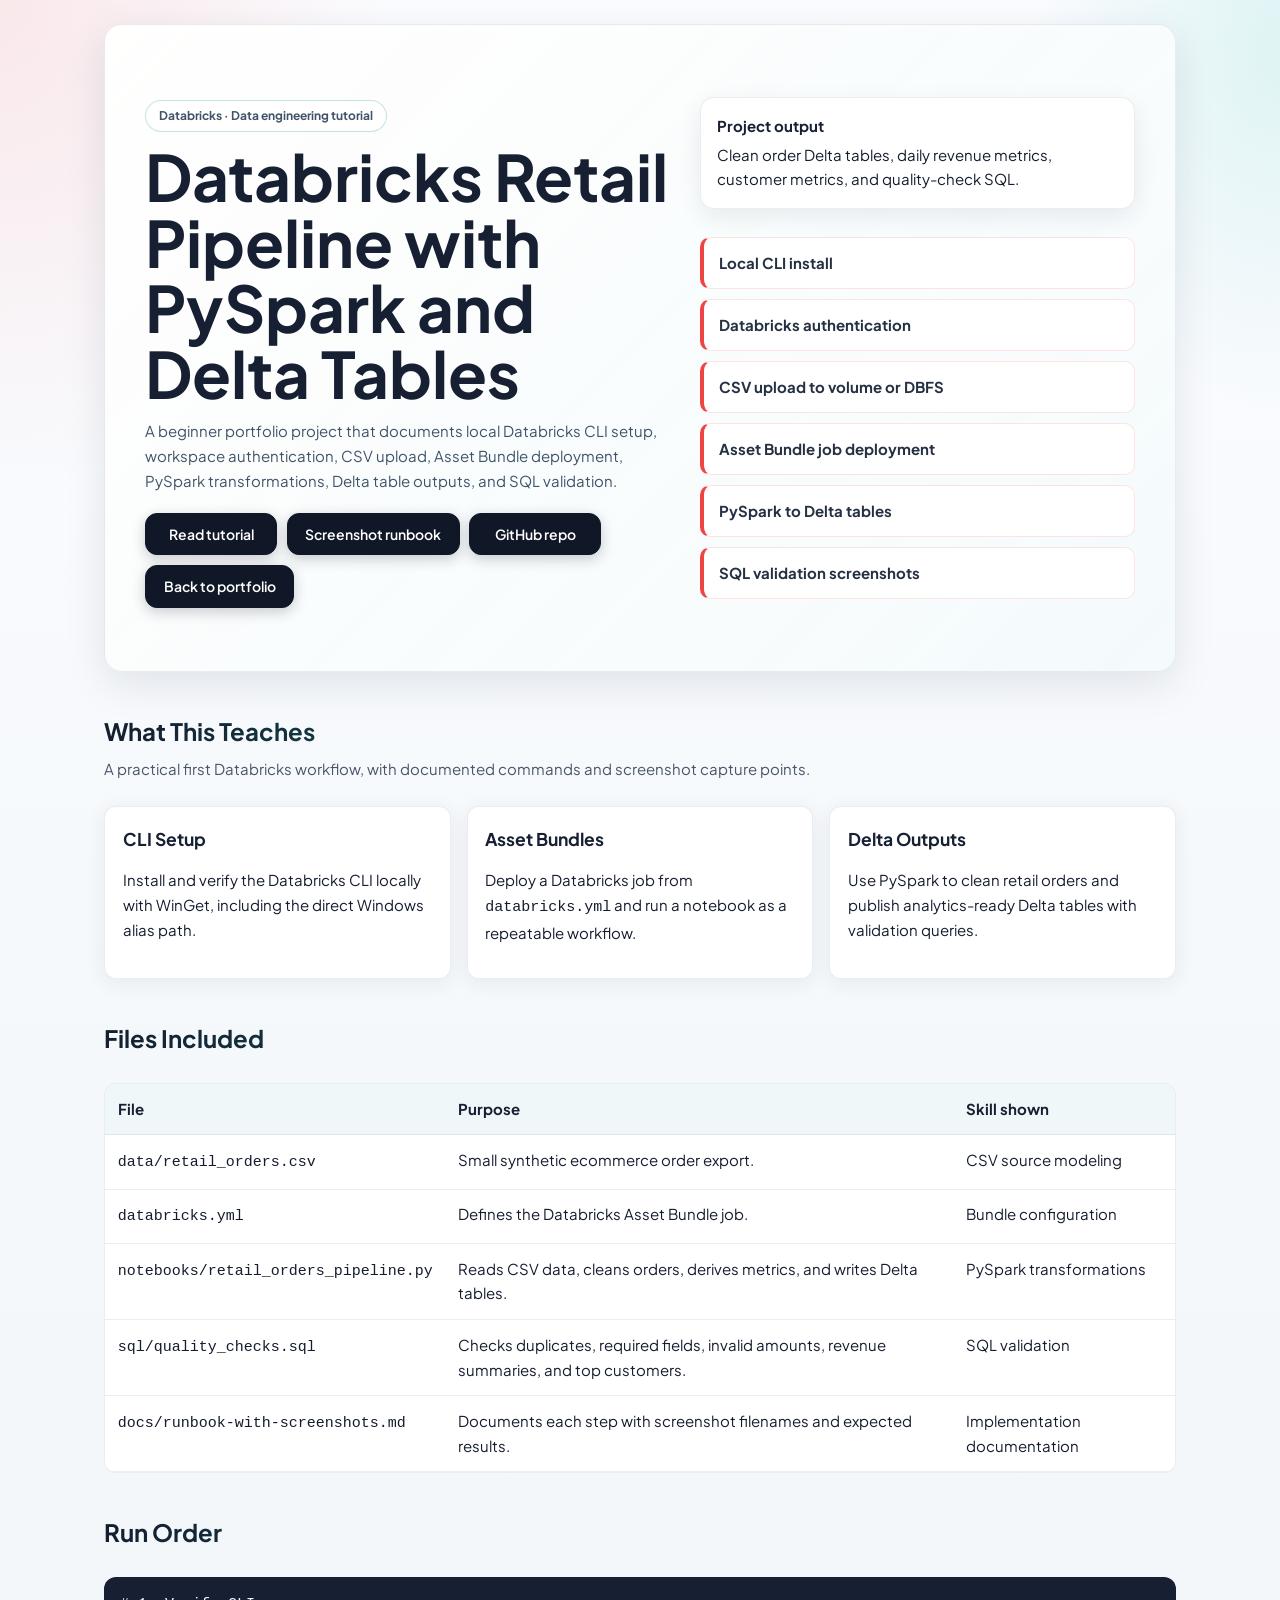
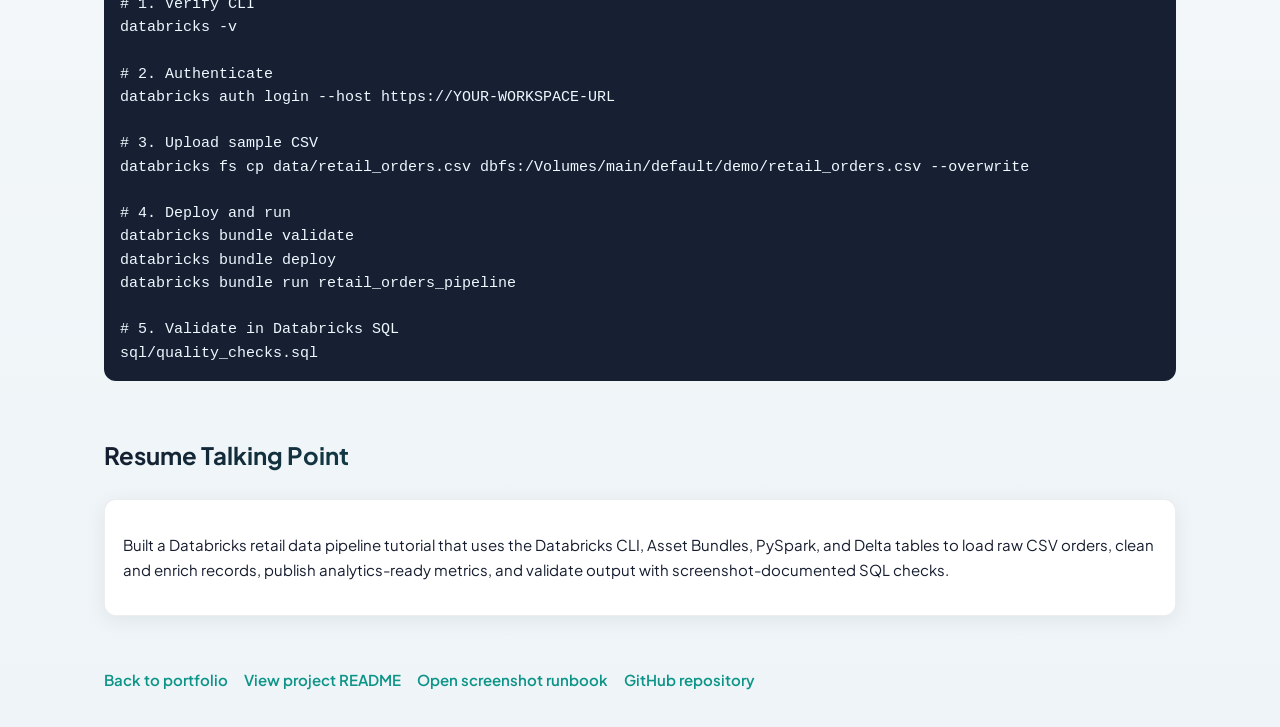
<file: projects/databricks-retail-pipeline/index.html>
<!DOCTYPE html>
<html lang="en">
<head>
    <meta charset="UTF-8">
    <meta name="viewport" content="width=device-width, initial-scale=1.0">
    <meta name="description" content="Databricks retail pipeline tutorial by Mitesh Chakma: CLI setup, Asset Bundles, PySpark transformations, Delta tables, SQL checks, and screenshot documentation.">
    <title>Databricks Retail Pipeline | Mitesh Chakma</title>
    <link rel="preconnect" href="https://fonts.googleapis.com">
    <link rel="preconnect" href="https://fonts.gstatic.com" crossorigin>
    <link href="https://fonts.googleapis.com/css2?family=Plus+Jakarta+Sans:wght@400;500;600;700;800&display=swap" rel="stylesheet">
    <link rel="stylesheet" href="../../assets/css/style.css">
    <style>
        body {
            background:
                radial-gradient(ellipse 60% 42% at 0% 0%, rgba(239, 68, 68, 0.11), transparent 50%),
                radial-gradient(ellipse 42% 34% at 100% 2%, rgba(20, 184, 166, 0.12), transparent 46%),
                linear-gradient(180deg, #fbfcff 0%, #eef4f7 100%);
        }
        .project-page {
            max-width: 1120px;
            margin: 0 auto;
            padding: 1.5rem;
        }
        .databricks-hero {
            min-height: 72vh;
            display: grid;
            grid-template-columns: minmax(0, 1.1fr) minmax(300px, 0.9fr);
            gap: 1.5rem;
            align-items: center;
            padding: clamp(1.25rem, 4vw, 2.5rem);
            margin-bottom: 1.25rem;
            background:
                linear-gradient(135deg, rgba(255, 255, 255, 0.96), rgba(245, 250, 252, 0.9)),
                linear-gradient(135deg, #fff3f0, #ecfeff);
            border: 1px solid rgba(20, 28, 46, 0.08);
            border-radius: 18px;
            box-shadow: 0 12px 40px rgba(20, 28, 46, 0.1);
        }
        .databricks-hero h1 {
            margin: 0 0 0.75rem;
            font-size: clamp(2.15rem, 5vw, 4rem);
            line-height: 1.03;
            color: #172033;
        }
        .databricks-hero p {
            color: #405369;
            max-width: 64ch;
        }
        .pipeline-visual {
            display: grid;
            gap: 0.75rem;
        }
        .pipeline-card {
            padding: 1rem;
            background: #fff;
            border: 1px solid rgba(20, 28, 46, 0.08);
            border-radius: 14px;
            box-shadow: 0 8px 24px rgba(20, 28, 46, 0.08);
        }
        .pipeline-card strong {
            display: block;
            color: #172033;
            margin-bottom: 0.25rem;
        }
        .flow {
            display: grid;
            gap: 0.6rem;
            margin-top: 1rem;
        }
        .flow div {
            padding: 0.8rem 0.9rem;
            background: #fff;
            border: 1px solid rgba(239, 68, 68, 0.14);
            border-left: 4px solid #ef4444;
            border-radius: 10px;
            font-weight: 700;
            color: #253143;
        }
        .tutorial-section {
            padding: 1.25rem 0;
        }
        .tutorial-grid {
            display: grid;
            grid-template-columns: repeat(3, minmax(0, 1fr));
            gap: 1rem;
        }
        .tutorial-card {
            padding: 1.1rem;
            background: #fff;
            border: 1px solid rgba(20, 28, 46, 0.08);
            border-radius: 12px;
            box-shadow: 0 4px 20px rgba(20, 28, 46, 0.07);
        }
        .tutorial-card h3 {
            margin: 0 0 0.4rem;
            color: #172033;
        }
        pre {
            overflow-x: auto;
            padding: 1rem;
            background: #172033;
            color: #edf8ff;
            border-radius: 12px;
            line-height: 1.55;
        }
        code {
            font-family: Consolas, Monaco, monospace;
        }
        .table-wrap {
            overflow-x: auto;
            background: #fff;
            border: 1px solid rgba(20, 28, 46, 0.08);
            border-radius: 12px;
        }
        table {
            width: 100%;
            border-collapse: collapse;
            min-width: 720px;
        }
        th, td {
            padding: 0.8rem;
            border-bottom: 1px solid rgba(20, 28, 46, 0.08);
            text-align: left;
            vertical-align: top;
        }
        th {
            color: #172033;
            background: #eff7f8;
        }
        footer {
            display: flex;
            flex-wrap: wrap;
            gap: 1rem;
            padding: 2rem 0 1rem;
        }
        @media (max-width: 900px) {
            .databricks-hero,
            .tutorial-grid {
                grid-template-columns: 1fr;
            }
        }
    </style>
</head>
<body>
    <main class="project-page">
        <header class="databricks-hero">
            <div>
                <p class="status-pill">Databricks · Data engineering tutorial</p>
                <h1>Databricks Retail Pipeline with PySpark and Delta Tables</h1>
                <p class="hero-lead">
                    A beginner portfolio project that documents local Databricks CLI setup, workspace authentication, CSV upload, Asset Bundle deployment, PySpark transformations, Delta table outputs, and SQL validation.
                </p>
                <div class="hero-actions">
                    <a class="btn btn-primary" href="#tutorial">Read tutorial</a>
                    <a class="btn btn-secondary" href="../../databricks-retail-pipeline/docs/runbook-with-screenshots.md">Screenshot runbook</a>
                    <a class="btn btn-secondary" href="https://github.com/MiteshChakma/Data_engineering/tree/main/databricks-retail-pipeline" target="_blank" rel="noopener noreferrer">GitHub repo</a>
                    <a class="btn btn-quiet" href="../../index.html#projects">Back to portfolio</a>
                </div>
            </div>
            <div class="pipeline-visual" aria-label="Databricks project flow">
                <div class="pipeline-card">
                    <strong>Project output</strong>
                    <span>Clean order Delta tables, daily revenue metrics, customer metrics, and quality-check SQL.</span>
                </div>
                <div class="flow">
                    <div>Local CLI install</div>
                    <div>Databricks authentication</div>
                    <div>CSV upload to volume or DBFS</div>
                    <div>Asset Bundle job deployment</div>
                    <div>PySpark to Delta tables</div>
                    <div>SQL validation screenshots</div>
                </div>
            </div>
        </header>

        <section class="tutorial-section" id="tutorial">
            <header class="section-header">
                <h2>What This Teaches</h2>
                <p>A practical first Databricks workflow, with documented commands and screenshot capture points.</p>
            </header>
            <div class="tutorial-grid">
                <article class="tutorial-card">
                    <h3>CLI Setup</h3>
                    <p>Install and verify the Databricks CLI locally with WinGet, including the direct Windows alias path.</p>
                </article>
                <article class="tutorial-card">
                    <h3>Asset Bundles</h3>
                    <p>Deploy a Databricks job from <code>databricks.yml</code> and run a notebook as a repeatable workflow.</p>
                </article>
                <article class="tutorial-card">
                    <h3>Delta Outputs</h3>
                    <p>Use PySpark to clean retail orders and publish analytics-ready Delta tables with validation queries.</p>
                </article>
            </div>
        </section>

        <section class="tutorial-section">
            <header class="section-header">
                <h2>Files Included</h2>
            </header>
            <div class="table-wrap">
                <table>
                    <thead>
                        <tr><th>File</th><th>Purpose</th><th>Skill shown</th></tr>
                    </thead>
                    <tbody>
                        <tr><td><code>data/retail_orders.csv</code></td><td>Small synthetic ecommerce order export.</td><td>CSV source modeling</td></tr>
                        <tr><td><code>databricks.yml</code></td><td>Defines the Databricks Asset Bundle job.</td><td>Bundle configuration</td></tr>
                        <tr><td><code>notebooks/retail_orders_pipeline.py</code></td><td>Reads CSV data, cleans orders, derives metrics, and writes Delta tables.</td><td>PySpark transformations</td></tr>
                        <tr><td><code>sql/quality_checks.sql</code></td><td>Checks duplicates, required fields, invalid amounts, revenue summaries, and top customers.</td><td>SQL validation</td></tr>
                        <tr><td><code>docs/runbook-with-screenshots.md</code></td><td>Documents each step with screenshot filenames and expected results.</td><td>Implementation documentation</td></tr>
                    </tbody>
                </table>
            </div>
        </section>

        <section class="tutorial-section">
            <header class="section-header">
                <h2>Run Order</h2>
            </header>
            <pre><code># 1. Verify CLI
databricks -v

# 2. Authenticate
databricks auth login --host https://YOUR-WORKSPACE-URL

# 3. Upload sample CSV
databricks fs cp data/retail_orders.csv dbfs:/Volumes/main/default/demo/retail_orders.csv --overwrite

# 4. Deploy and run
databricks bundle validate
databricks bundle deploy
databricks bundle run retail_orders_pipeline

# 5. Validate in Databricks SQL
sql/quality_checks.sql</code></pre>
        </section>

        <section class="tutorial-section">
            <header class="section-header">
                <h2>Resume Talking Point</h2>
            </header>
            <div class="tutorial-card">
                <p>
                    Built a Databricks retail data pipeline tutorial that uses the Databricks CLI, Asset Bundles, PySpark, and Delta tables to load raw CSV orders, clean and enrich records, publish analytics-ready metrics, and validate output with screenshot-documented SQL checks.
                </p>
            </div>
        </section>

        <footer>
            <a class="text-link" href="../../index.html#projects">Back to portfolio</a>
            <a class="text-link" href="../../databricks-retail-pipeline/README.md">View project README</a>
            <a class="text-link" href="../../databricks-retail-pipeline/docs/runbook-with-screenshots.md">Open screenshot runbook</a>
            <a class="text-link" href="https://github.com/MiteshChakma/Data_engineering/tree/main/databricks-retail-pipeline" target="_blank" rel="noopener noreferrer">GitHub repository</a>
        </footer>
    </main>
</body>
</html>
</file>
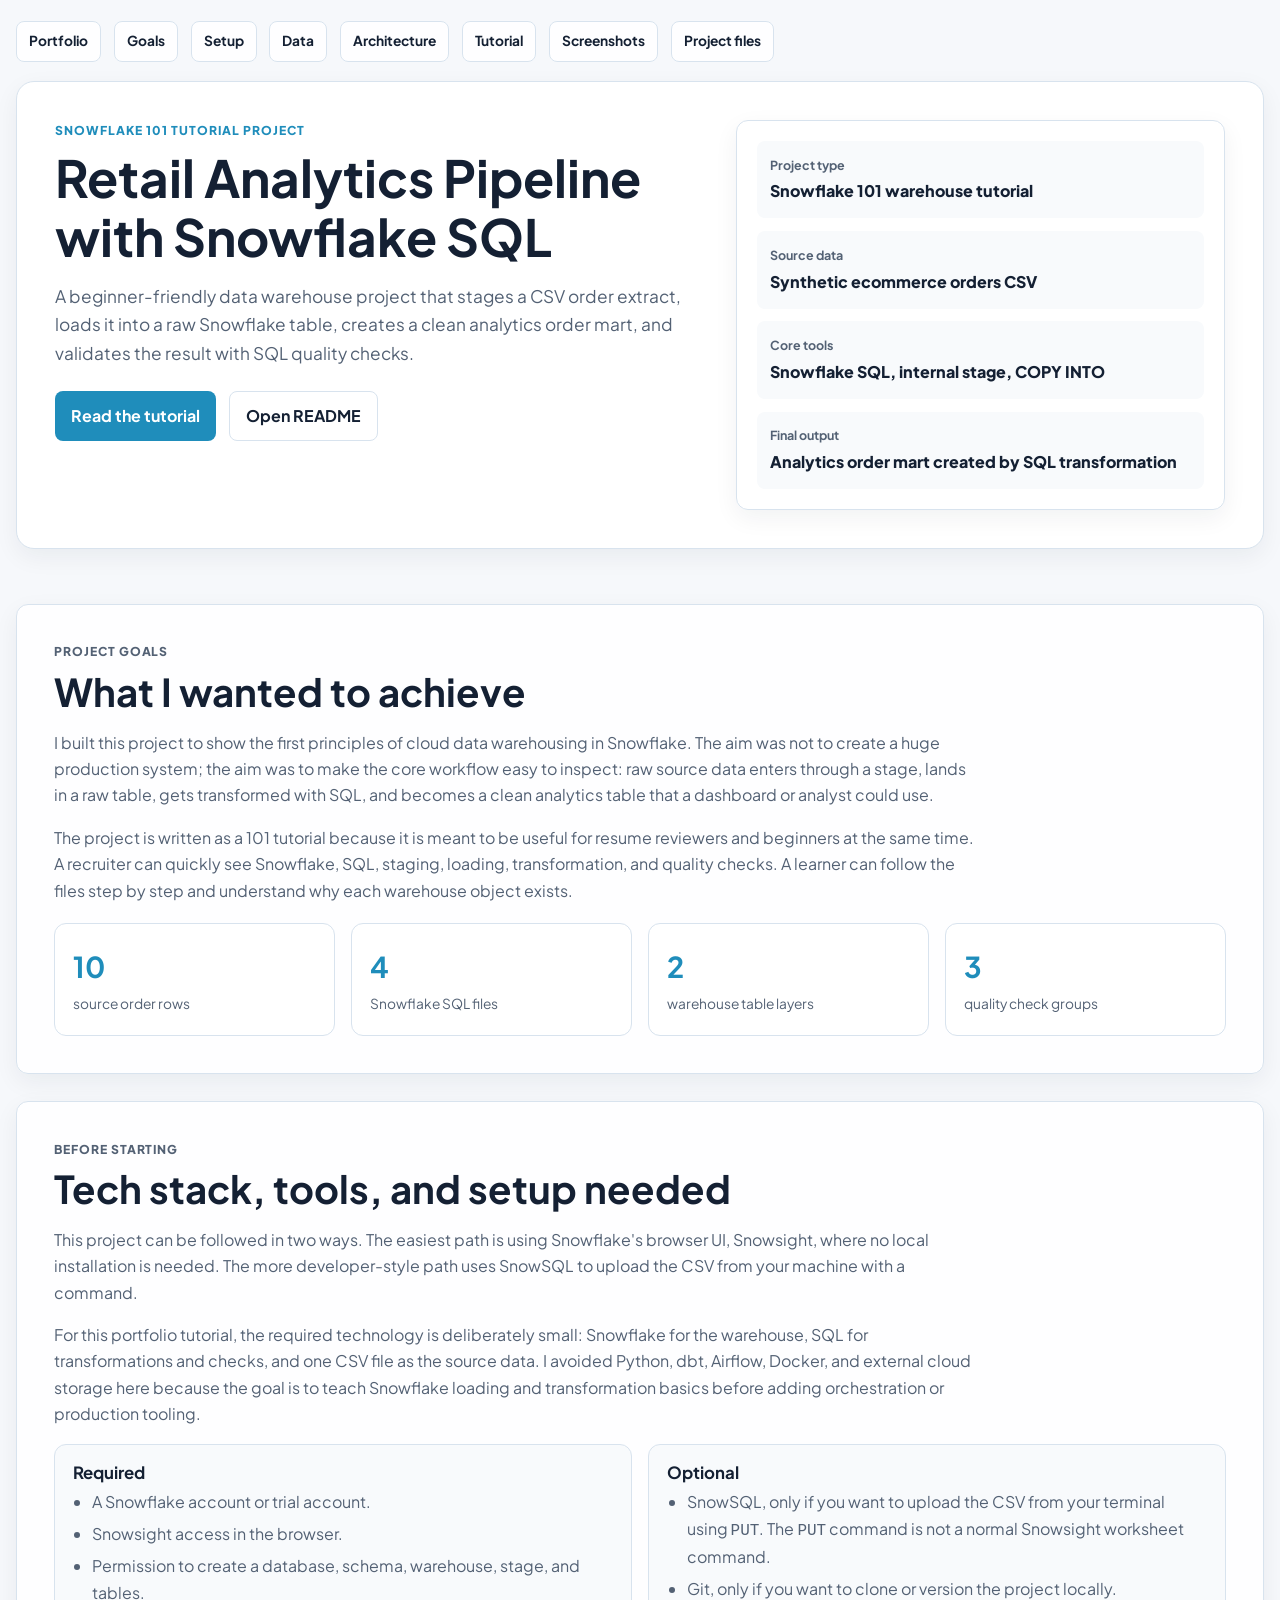
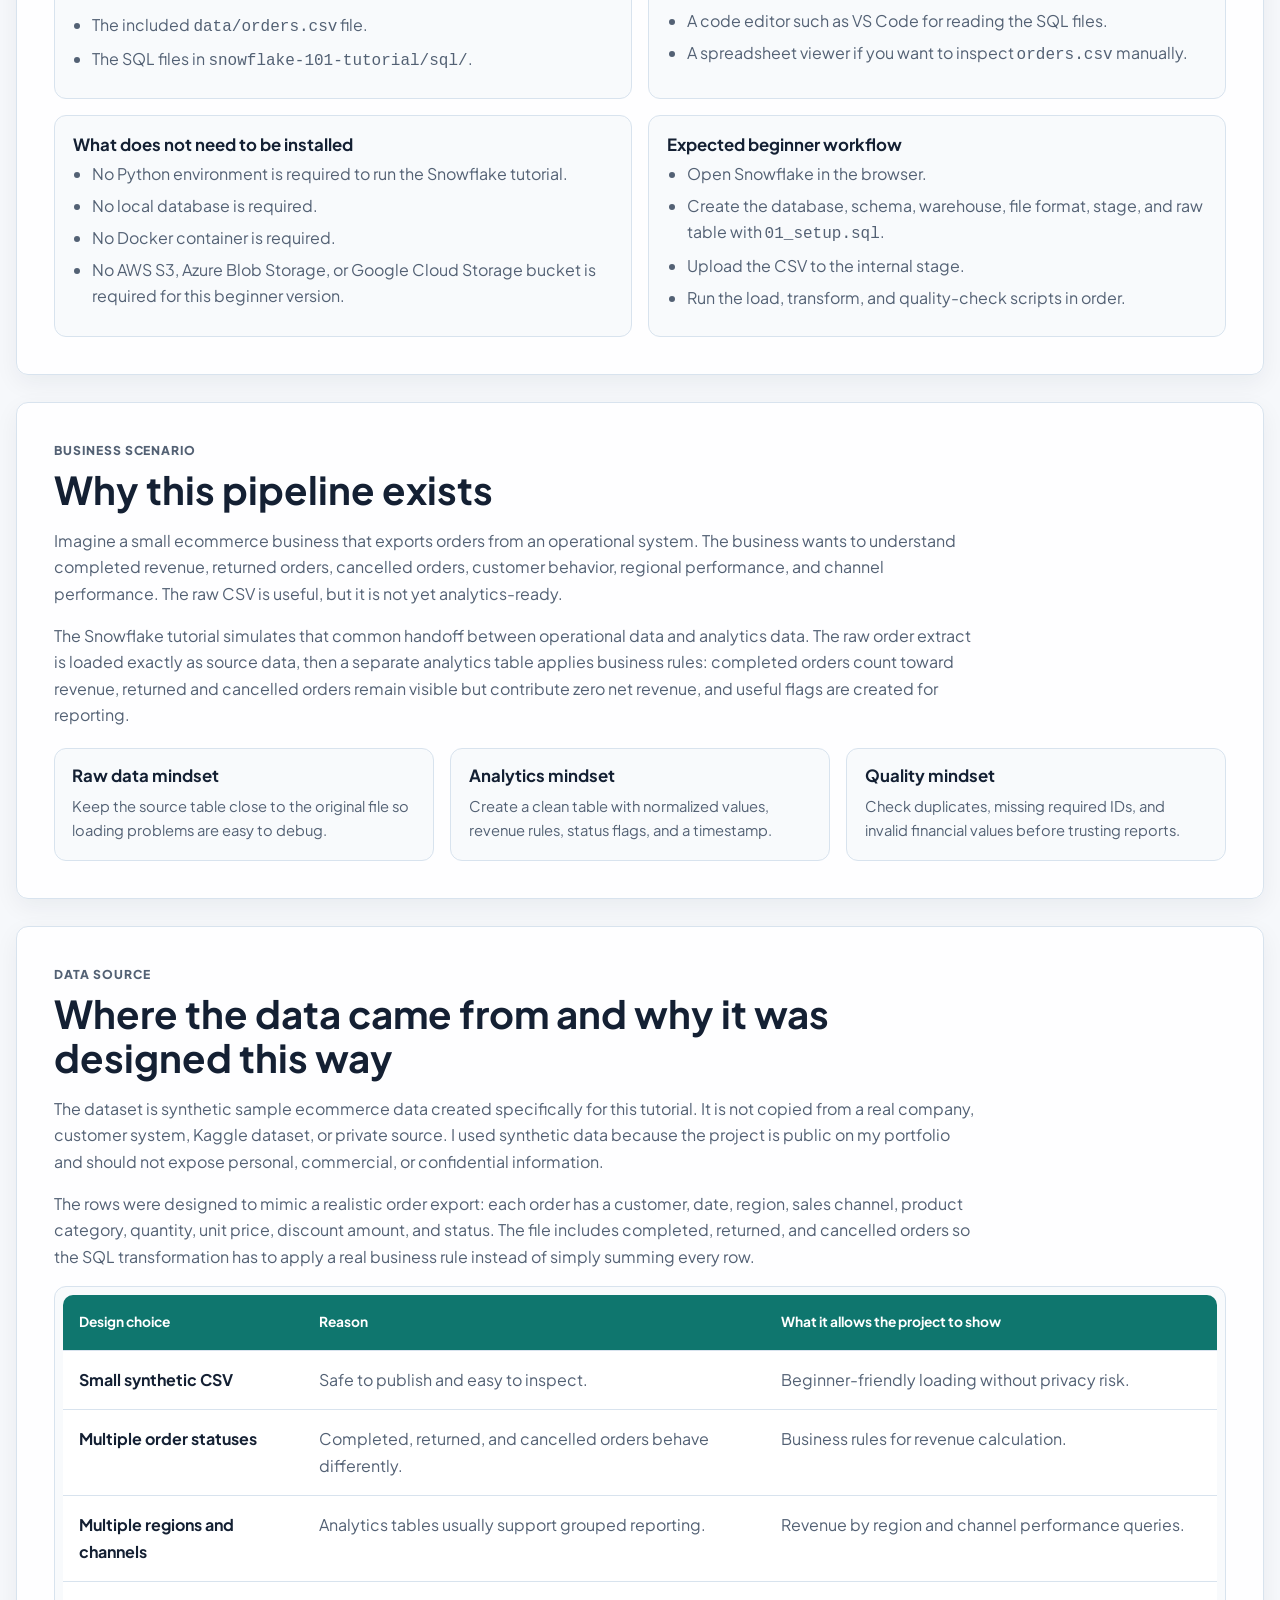
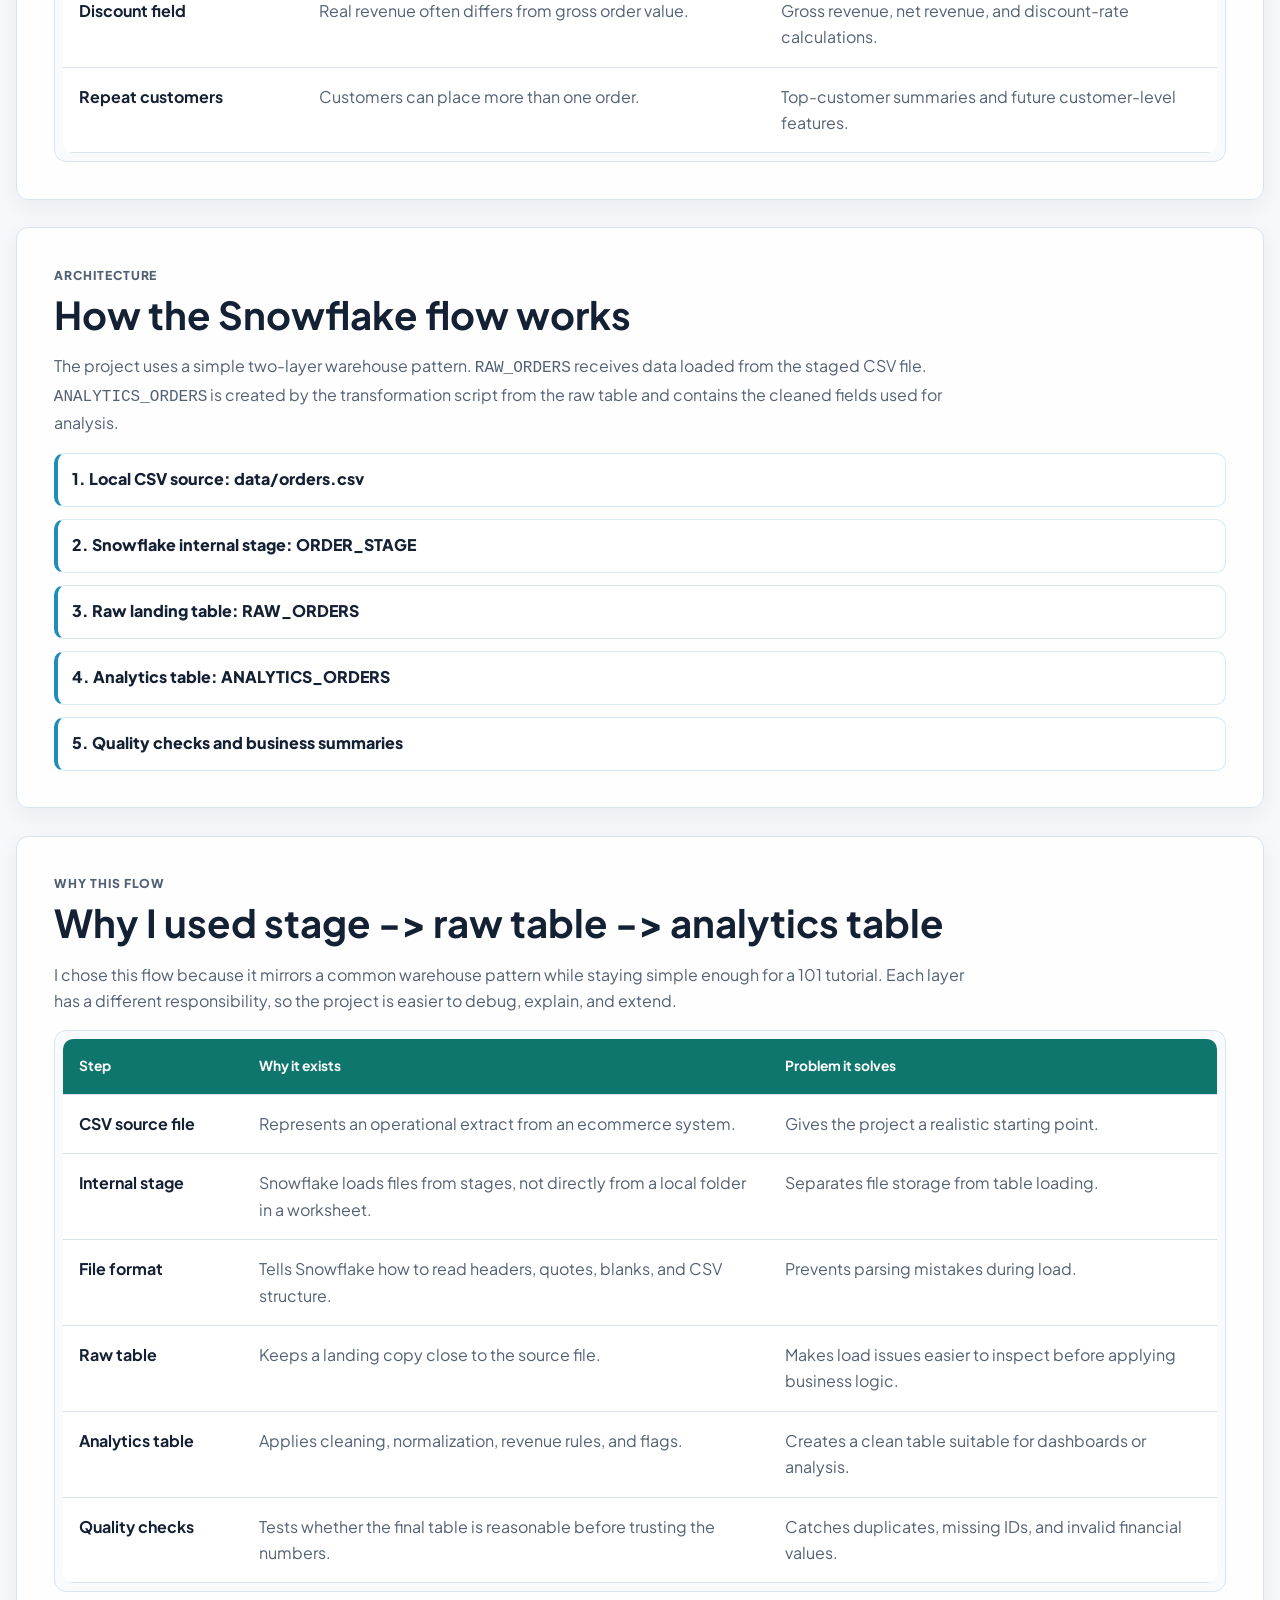
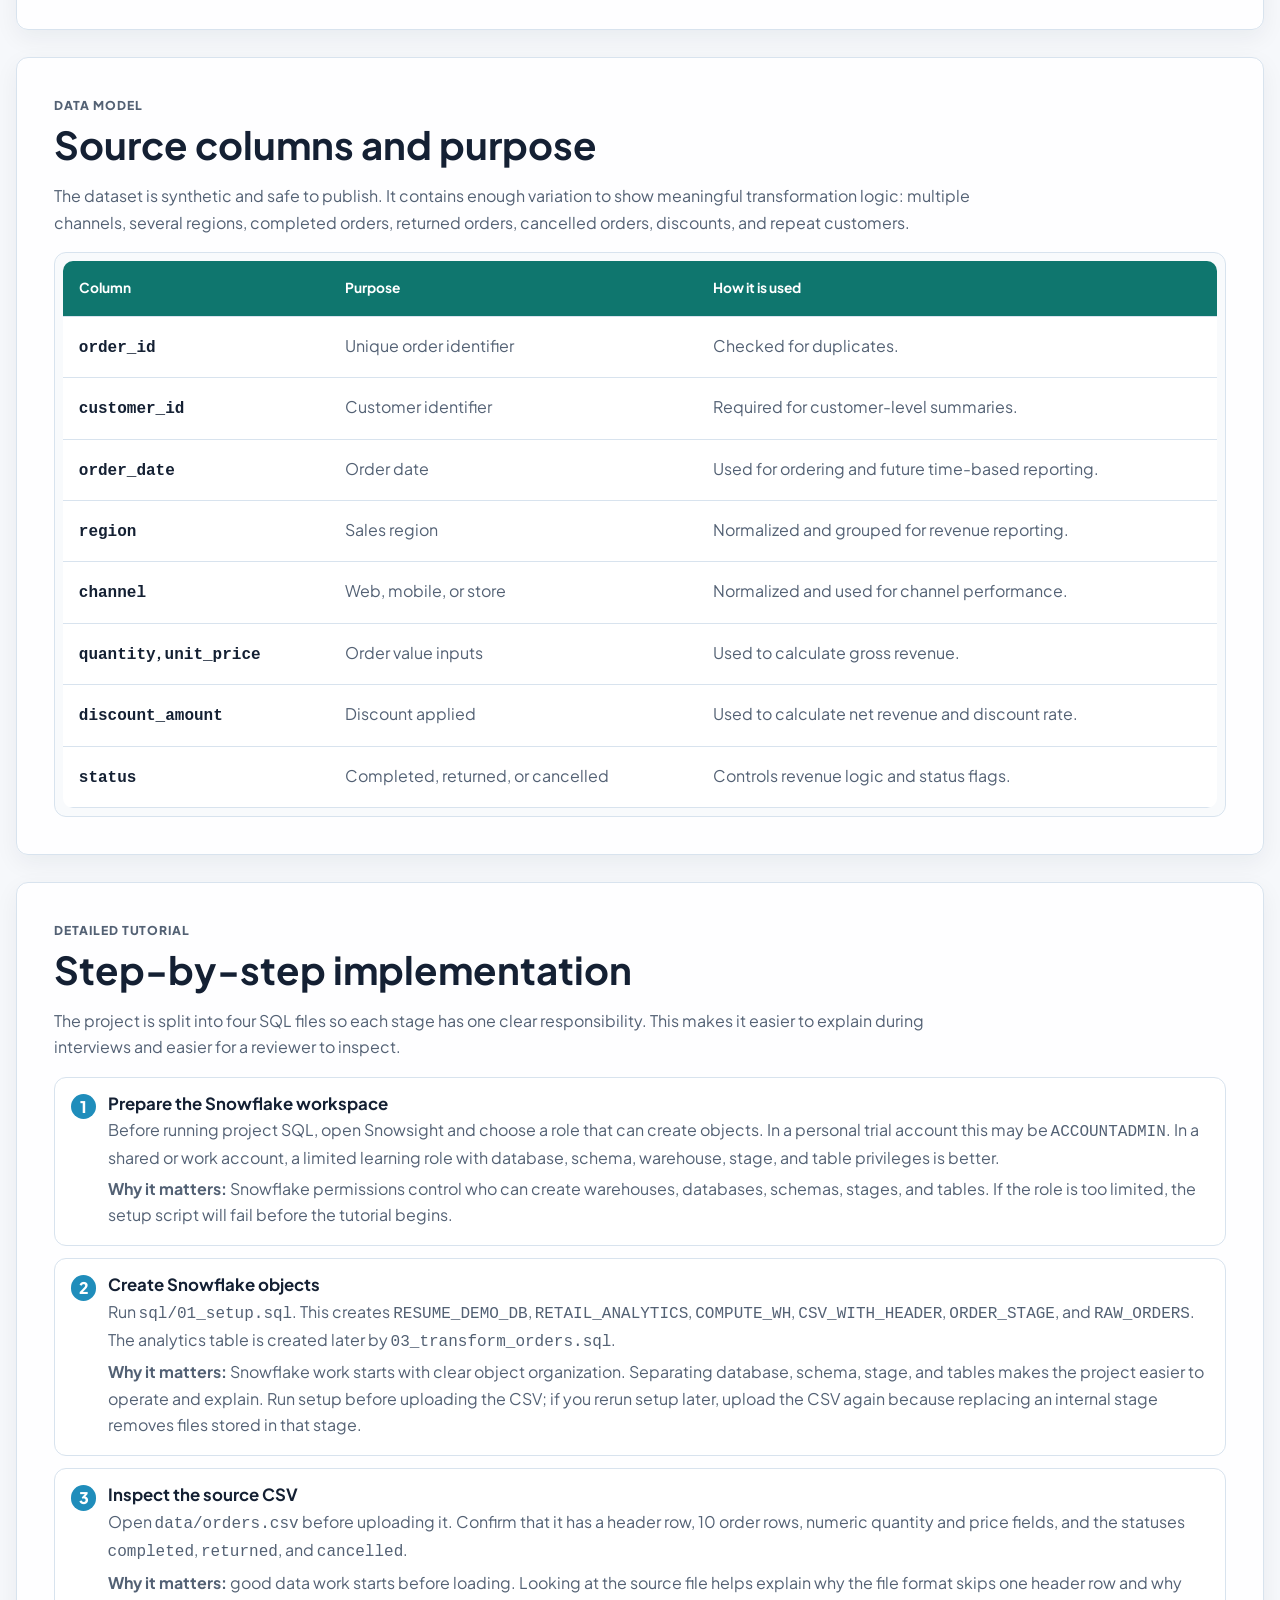
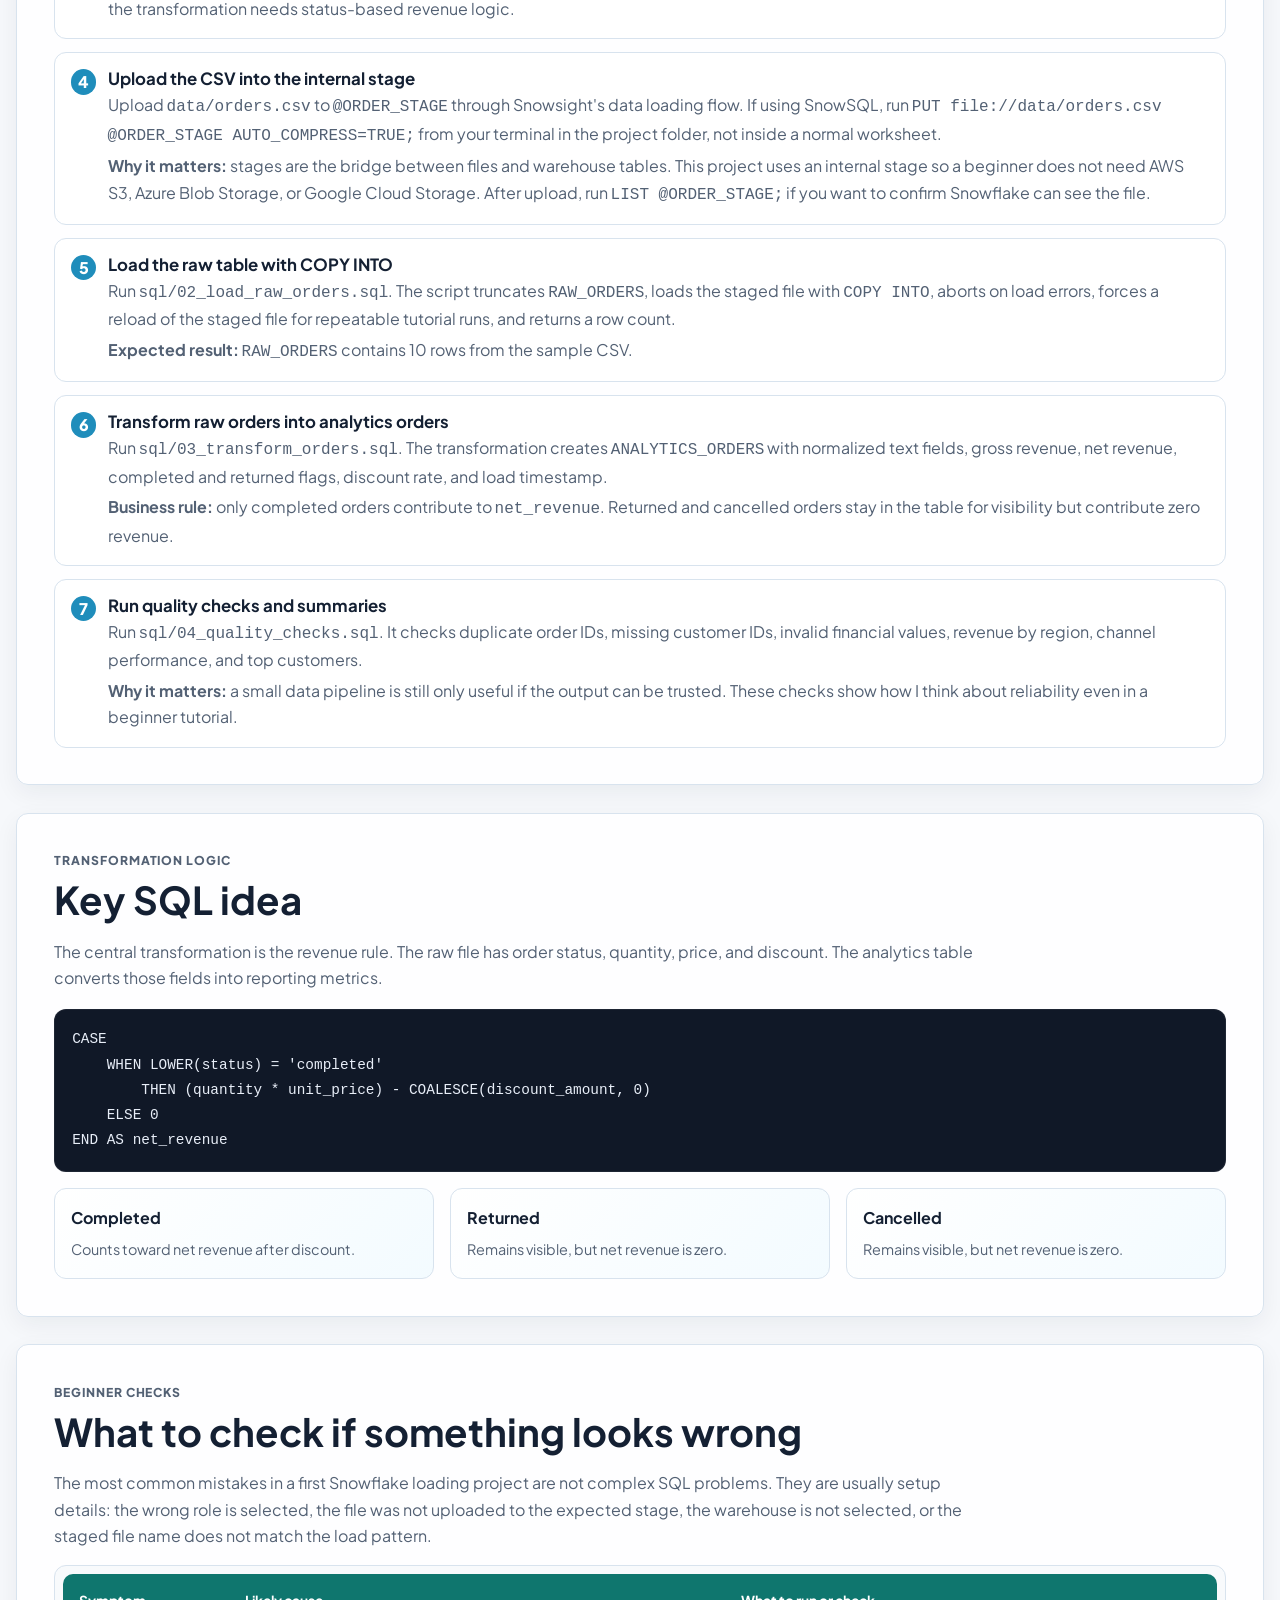
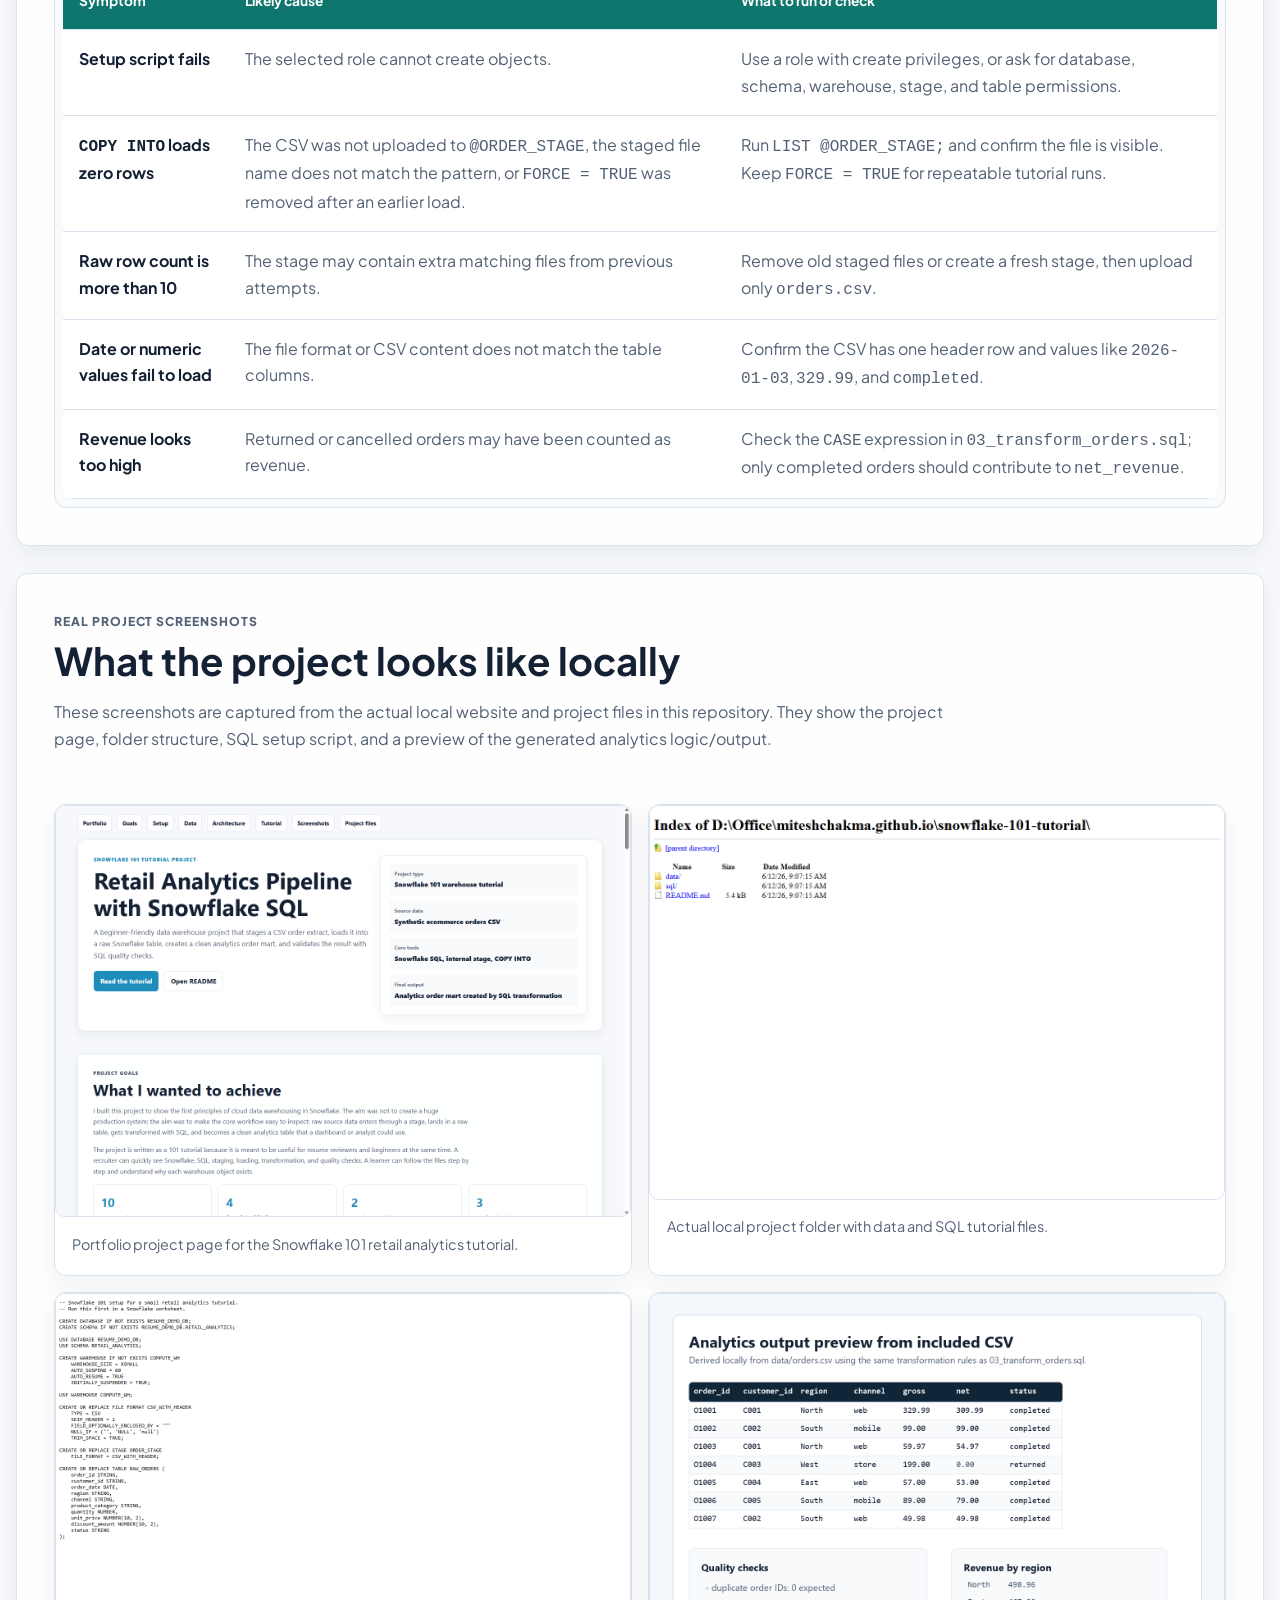
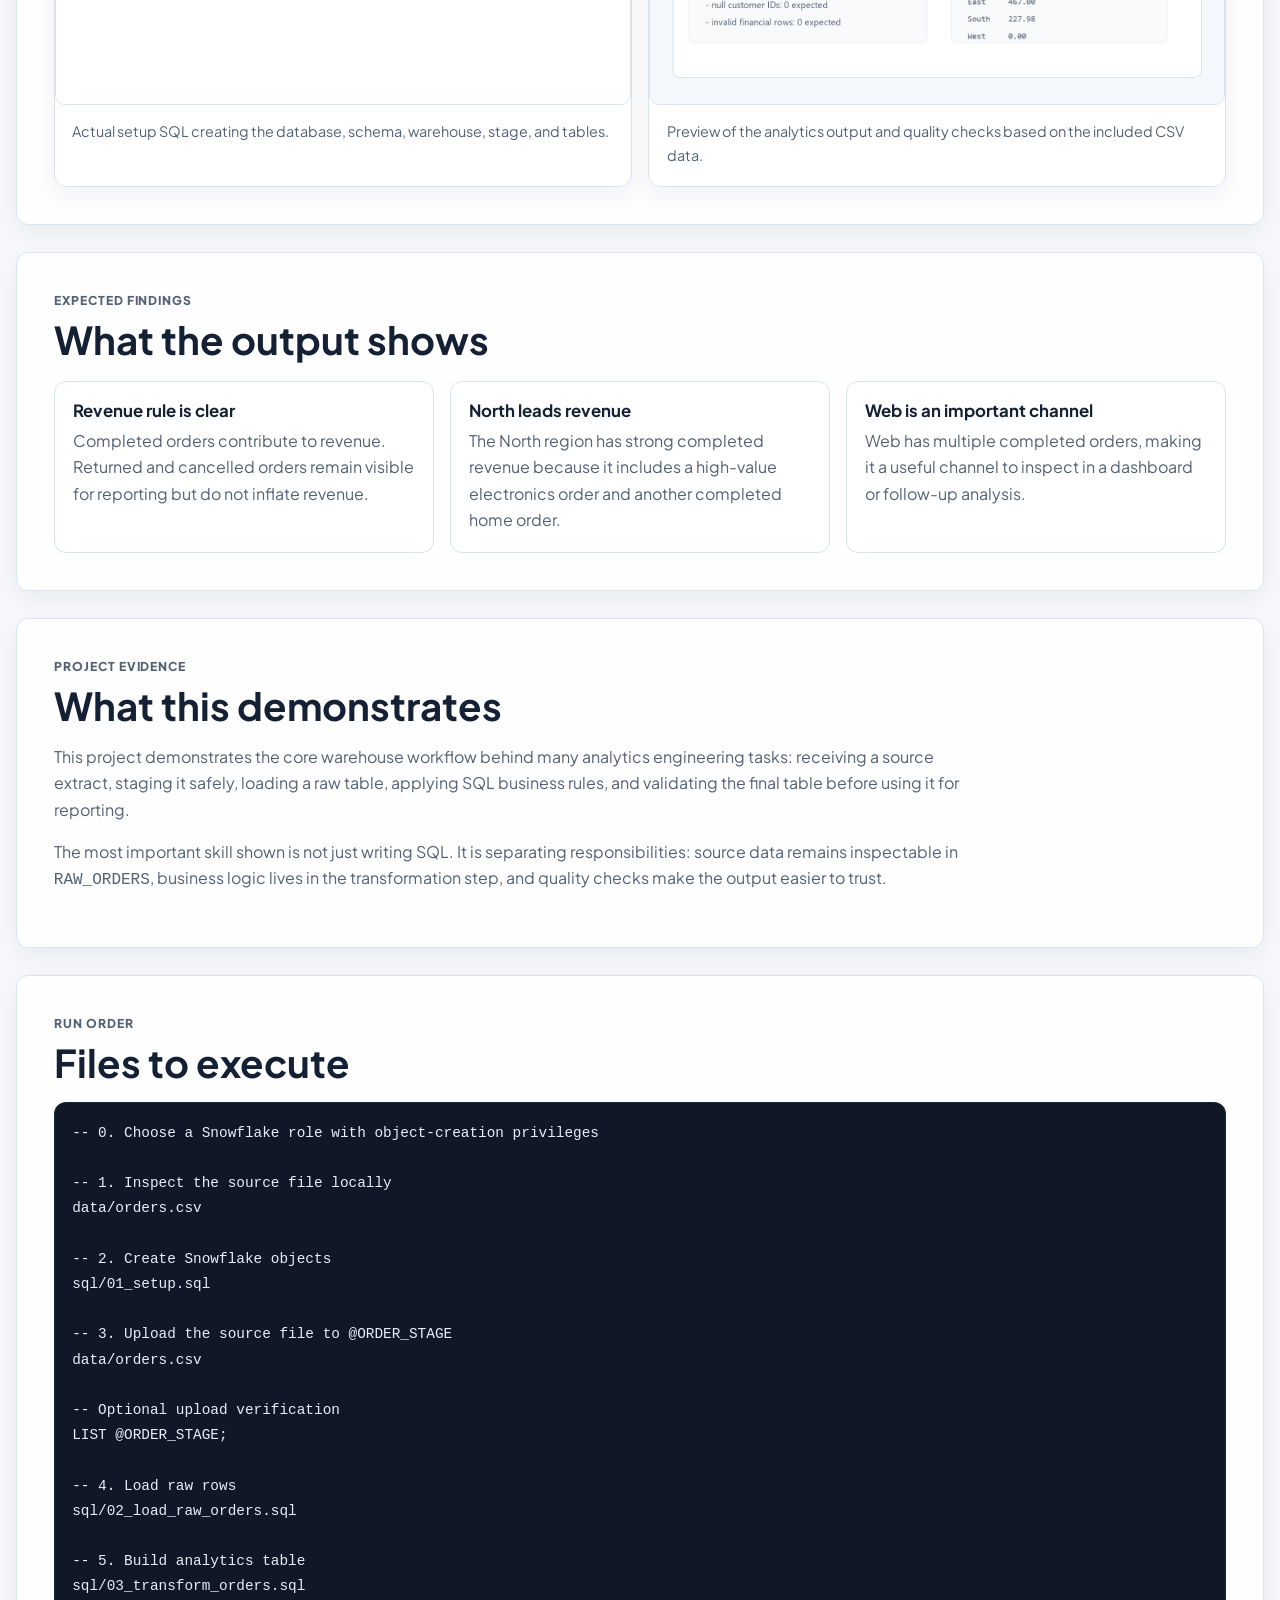
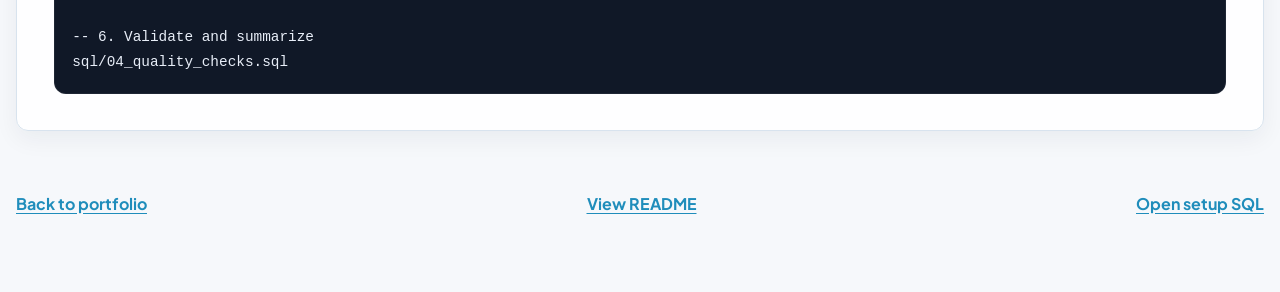
<file: projects/snowflake101/index.html>
<!DOCTYPE html>
<html lang="en">
<head>
    <meta charset="UTF-8">
    <meta name="viewport" content="width=device-width, initial-scale=1.0">
    <meta name="description" content="Snowflake 101 tutorial project by Mitesh Chakma: stage CSV data, load raw orders, transform an analytics order mart, and validate warehouse output with SQL checks.">
    <title>Snowflake 101 Retail Analytics Tutorial | Mitesh Chakma</title>
    <link rel="preconnect" href="https://fonts.googleapis.com">
    <link rel="preconnect" href="https://fonts.gstatic.com" crossorigin>
    <link href="https://fonts.googleapis.com/css2?family=Plus+Jakarta+Sans:wght@400;500;600;700;800&display=swap" rel="stylesheet">
    <link rel="stylesheet" href="../../assets/css/customer360-project.css">
    <style>
        :root {
            --teal: #1f8dbb;
            --blue: #0d9488;
            --soft-teal: #eef8ff;
            --soft-blue: #ecfdf5;
        }
        .top-nav a {
            background: rgba(255, 255, 255, 0.86);
        }
        .hero-grid {
            grid-template-columns: minmax(0, 1.15fr) minmax(320px, 0.85fr);
        }
        .snowflake-flow {
            display: grid;
            gap: 0.75rem;
            margin-top: 1rem;
        }
        .snowflake-flow div {
            padding: 0.8rem 0.9rem;
            border: 1px solid rgba(31, 141, 187, 0.18);
            border-left: 4px solid #1f8dbb;
            border-radius: 10px;
            background: #fff;
            color: var(--text);
            font-weight: 800;
        }
        .learning-grid {
            display: grid;
            grid-template-columns: repeat(3, 1fr);
            gap: 1rem;
            margin-top: 1.2rem;
        }
        .learning-card {
            padding: 1.1rem;
            border: 1px solid var(--border);
            border-radius: 12px;
            background: #f8fafc;
        }
        .learning-card p {
            margin: 0;
            color: var(--muted);
            font-size: 0.92rem;
        }
        .run-list {
            display: grid;
            gap: 0.8rem;
            margin-top: 1rem;
            counter-reset: runstep;
        }
        .run-list article {
            counter-increment: runstep;
            position: relative;
            padding: 1rem 1rem 1rem 3.3rem;
            border: 1px solid var(--border);
            border-radius: 12px;
            background: #fff;
        }
        .run-list article::before {
            content: counter(runstep);
            position: absolute;
            left: 1rem;
            top: 1rem;
            width: 1.6rem;
            height: 1.6rem;
            display: grid;
            place-items: center;
            border-radius: 50%;
            background: #1f8dbb;
            color: #fff;
            font-weight: 800;
        }
        .run-list h3 {
            margin: 0 0 0.25rem;
        }
        .run-list p {
            margin: 0.25rem 0 0;
            color: var(--muted);
        }
        .artifact-grid {
            display: grid;
            grid-template-columns: repeat(2, minmax(0, 1fr));
            gap: 1rem;
            margin-top: 1rem;
        }
        .artifact-grid figure {
            margin: 0;
        }
        .artifact-grid img {
            width: 100%;
            border-radius: 10px;
            border: 1px solid var(--border);
        }
        .quality-list {
            display: grid;
            grid-template-columns: repeat(3, 1fr);
            gap: 1rem;
            margin-top: 1rem;
        }
        .quality-list div {
            padding: 1rem;
            border: 1px solid var(--border);
            border-radius: 12px;
            background: linear-gradient(135deg, #fff, #f3fbff);
        }
        .quality-list strong {
            display: block;
            margin-bottom: 0.3rem;
        }
        .quality-list span {
            color: var(--muted);
            font-size: 0.9rem;
        }
        .setup-grid {
            display: grid;
            grid-template-columns: repeat(2, minmax(0, 1fr));
            gap: 1rem;
            margin-top: 1rem;
        }
        .setup-card {
            padding: 1.1rem;
            border: 1px solid var(--border);
            border-radius: 12px;
            background: #fff;
        }
        .setup-card h3 {
            margin: 0 0 0.45rem;
        }
        .setup-card ul {
            margin: 0;
            padding-left: 1.2rem;
            color: var(--muted);
        }
        .setup-card li {
            margin-bottom: 0.35rem;
        }
        .decision-table td:first-child {
            min-width: 180px;
        }
        @media (max-width: 900px) {
            .hero-grid,
            .learning-grid,
            .artifact-grid,
            .quality-list,
            .setup-grid {
                grid-template-columns: 1fr;
            }
        }
    </style>
</head>
<body>
    <header class="page-hero">
        <nav class="top-nav" aria-label="Project navigation">
            <a href="../../index.html#projects">Portfolio</a>
            <a href="#goals">Goals</a>
            <a href="#setup">Setup</a>
            <a href="#data-source">Data</a>
            <a href="#architecture">Architecture</a>
            <a href="#tutorial">Tutorial</a>
            <a href="#screenshots">Screenshots</a>
            <a href="../../snowflake-101-tutorial/README.md">Project files</a>
        </nav>
        <div class="hero-grid">
            <div>
                <p class="eyebrow">Snowflake 101 tutorial project</p>
                <h1>Retail Analytics Pipeline with Snowflake SQL</h1>
                <p class="hero-lead">
                    A beginner-friendly data warehouse project that stages a CSV order extract, loads it into a raw Snowflake table, creates a clean analytics order mart, and validates the result with SQL quality checks.
                </p>
                <div class="hero-actions">
                    <a class="btn btn-primary" href="#tutorial">Read the tutorial</a>
                    <a class="btn btn-secondary" href="../../snowflake-101-tutorial/README.md">Open README</a>
                </div>
            </div>
            <div class="hero-panel" aria-label="Snowflake project summary">
                <dl>
                    <div><dt>Project type</dt><dd>Snowflake 101 warehouse tutorial</dd></div>
                    <div><dt>Source data</dt><dd>Synthetic ecommerce orders CSV</dd></div>
                    <div><dt>Core tools</dt><dd>Snowflake SQL, internal stage, COPY INTO</dd></div>
                    <div><dt>Final output</dt><dd>Analytics order mart created by SQL transformation</dd></div>
                </dl>
            </div>
        </div>
    </header>

    <main>
        <section class="section" id="goals">
            <div class="section-copy">
                <p class="eyebrow">Project goals</p>
                <h2>What I wanted to achieve</h2>
                <p>
                    I built this project to show the first principles of cloud data warehousing in Snowflake. The aim was not to create a huge production system; the aim was to make the core workflow easy to inspect: raw source data enters through a stage, lands in a raw table, gets transformed with SQL, and becomes a clean analytics table that a dashboard or analyst could use.
                </p>
                <p>
                    The project is written as a 101 tutorial because it is meant to be useful for resume reviewers and beginners at the same time. A recruiter can quickly see Snowflake, SQL, staging, loading, transformation, and quality checks. A learner can follow the files step by step and understand why each warehouse object exists.
                </p>
            </div>
            <div class="stat-grid">
                <div><strong>10</strong><span>source order rows</span></div>
                <div><strong>4</strong><span>Snowflake SQL files</span></div>
                <div><strong>2</strong><span>warehouse table layers</span></div>
                <div><strong>3</strong><span>quality check groups</span></div>
            </div>
        </section>

        <section class="section" id="setup">
            <div class="section-copy">
                <p class="eyebrow">Before starting</p>
                <h2>Tech stack, tools, and setup needed</h2>
                <p>
                    This project can be followed in two ways. The easiest path is using Snowflake's browser UI, Snowsight, where no local installation is needed. The more developer-style path uses SnowSQL to upload the CSV from your machine with a command.
                </p>
                <p>
                    For this portfolio tutorial, the required technology is deliberately small: Snowflake for the warehouse, SQL for transformations and checks, and one CSV file as the source data. I avoided Python, dbt, Airflow, Docker, and external cloud storage here because the goal is to teach Snowflake loading and transformation basics before adding orchestration or production tooling.
                </p>
            </div>
            <div class="setup-grid">
                <article class="setup-card">
                    <h3>Required</h3>
                    <ul>
                        <li>A Snowflake account or trial account.</li>
                        <li>Snowsight access in the browser.</li>
                        <li>Permission to create a database, schema, warehouse, stage, and tables.</li>
                        <li>The included <code>data/orders.csv</code> file.</li>
                        <li>The SQL files in <code>snowflake-101-tutorial/sql/</code>.</li>
                    </ul>
                </article>
                <article class="setup-card">
                    <h3>Optional</h3>
                    <ul>
                        <li>SnowSQL, only if you want to upload the CSV from your terminal using <code>PUT</code>. The <code>PUT</code> command is not a normal Snowsight worksheet command.</li>
                        <li>Git, only if you want to clone or version the project locally.</li>
                        <li>A code editor such as VS Code for reading the SQL files.</li>
                        <li>A spreadsheet viewer if you want to inspect <code>orders.csv</code> manually.</li>
                    </ul>
                </article>
                <article class="setup-card">
                    <h3>What does not need to be installed</h3>
                    <ul>
                        <li>No Python environment is required to run the Snowflake tutorial.</li>
                        <li>No local database is required.</li>
                        <li>No Docker container is required.</li>
                        <li>No AWS S3, Azure Blob Storage, or Google Cloud Storage bucket is required for this beginner version.</li>
                    </ul>
                </article>
                <article class="setup-card">
                    <h3>Expected beginner workflow</h3>
                    <ul>
                        <li>Open Snowflake in the browser.</li>
                        <li>Create the database, schema, warehouse, file format, stage, and raw table with <code>01_setup.sql</code>.</li>
                        <li>Upload the CSV to the internal stage.</li>
                        <li>Run the load, transform, and quality-check scripts in order.</li>
                    </ul>
                </article>
            </div>
        </section>

        <section class="section" id="scenario">
            <div class="section-copy">
                <p class="eyebrow">Business scenario</p>
                <h2>Why this pipeline exists</h2>
                <p>
                    Imagine a small ecommerce business that exports orders from an operational system. The business wants to understand completed revenue, returned orders, cancelled orders, customer behavior, regional performance, and channel performance. The raw CSV is useful, but it is not yet analytics-ready.
                </p>
                <p>
                    The Snowflake tutorial simulates that common handoff between operational data and analytics data. The raw order extract is loaded exactly as source data, then a separate analytics table applies business rules: completed orders count toward revenue, returned and cancelled orders remain visible but contribute zero net revenue, and useful flags are created for reporting.
                </p>
            </div>
            <div class="learning-grid">
                <article class="learning-card">
                    <h3>Raw data mindset</h3>
                    <p>Keep the source table close to the original file so loading problems are easy to debug.</p>
                </article>
                <article class="learning-card">
                    <h3>Analytics mindset</h3>
                    <p>Create a clean table with normalized values, revenue rules, status flags, and a timestamp.</p>
                </article>
                <article class="learning-card">
                    <h3>Quality mindset</h3>
                    <p>Check duplicates, missing required IDs, and invalid financial values before trusting reports.</p>
                </article>
            </div>
        </section>

        <section class="section" id="data-source">
            <div class="section-copy">
                <p class="eyebrow">Data source</p>
                <h2>Where the data came from and why it was designed this way</h2>
                <p>
                    The dataset is synthetic sample ecommerce data created specifically for this tutorial. It is not copied from a real company, customer system, Kaggle dataset, or private source. I used synthetic data because the project is public on my portfolio and should not expose personal, commercial, or confidential information.
                </p>
                <p>
                    The rows were designed to mimic a realistic order export: each order has a customer, date, region, sales channel, product category, quantity, unit price, discount amount, and status. The file includes completed, returned, and cancelled orders so the SQL transformation has to apply a real business rule instead of simply summing every row.
                </p>
            </div>
            <div class="data-table-wrap">
                <table>
                    <thead>
                        <tr><th>Design choice</th><th>Reason</th><th>What it allows the project to show</th></tr>
                    </thead>
                    <tbody>
                        <tr><td>Small synthetic CSV</td><td>Safe to publish and easy to inspect.</td><td>Beginner-friendly loading without privacy risk.</td></tr>
                        <tr><td>Multiple order statuses</td><td>Completed, returned, and cancelled orders behave differently.</td><td>Business rules for revenue calculation.</td></tr>
                        <tr><td>Multiple regions and channels</td><td>Analytics tables usually support grouped reporting.</td><td>Revenue by region and channel performance queries.</td></tr>
                        <tr><td>Discount field</td><td>Real revenue often differs from gross order value.</td><td>Gross revenue, net revenue, and discount-rate calculations.</td></tr>
                        <tr><td>Repeat customers</td><td>Customers can place more than one order.</td><td>Top-customer summaries and future customer-level features.</td></tr>
                    </tbody>
                </table>
            </div>
        </section>

        <section class="section" id="architecture">
            <div class="section-copy">
                <p class="eyebrow">Architecture</p>
                <h2>How the Snowflake flow works</h2>
                <p>
                    The project uses a simple two-layer warehouse pattern. <code>RAW_ORDERS</code> receives data loaded from the staged CSV file. <code>ANALYTICS_ORDERS</code> is created by the transformation script from the raw table and contains the cleaned fields used for analysis.
                </p>
            </div>
            <div class="snowflake-flow" aria-label="Snowflake tutorial architecture flow">
                <div>1. Local CSV source: data/orders.csv</div>
                <div>2. Snowflake internal stage: ORDER_STAGE</div>
                <div>3. Raw landing table: RAW_ORDERS</div>
                <div>4. Analytics table: ANALYTICS_ORDERS</div>
                <div>5. Quality checks and business summaries</div>
            </div>
        </section>

        <section class="section" id="why-flow">
            <div class="section-copy">
                <p class="eyebrow">Why this flow</p>
                <h2>Why I used stage -> raw table -> analytics table</h2>
                <p>
                    I chose this flow because it mirrors a common warehouse pattern while staying simple enough for a 101 tutorial. Each layer has a different responsibility, so the project is easier to debug, explain, and extend.
                </p>
            </div>
            <div class="data-table-wrap decision-table">
                <table>
                    <thead>
                        <tr><th>Step</th><th>Why it exists</th><th>Problem it solves</th></tr>
                    </thead>
                    <tbody>
                        <tr><td>CSV source file</td><td>Represents an operational extract from an ecommerce system.</td><td>Gives the project a realistic starting point.</td></tr>
                        <tr><td>Internal stage</td><td>Snowflake loads files from stages, not directly from a local folder in a worksheet.</td><td>Separates file storage from table loading.</td></tr>
                        <tr><td>File format</td><td>Tells Snowflake how to read headers, quotes, blanks, and CSV structure.</td><td>Prevents parsing mistakes during load.</td></tr>
                        <tr><td>Raw table</td><td>Keeps a landing copy close to the source file.</td><td>Makes load issues easier to inspect before applying business logic.</td></tr>
                        <tr><td>Analytics table</td><td>Applies cleaning, normalization, revenue rules, and flags.</td><td>Creates a clean table suitable for dashboards or analysis.</td></tr>
                        <tr><td>Quality checks</td><td>Tests whether the final table is reasonable before trusting the numbers.</td><td>Catches duplicates, missing IDs, and invalid financial values.</td></tr>
                    </tbody>
                </table>
            </div>
        </section>

        <section class="section" id="data-model">
            <div class="section-copy">
                <p class="eyebrow">Data model</p>
                <h2>Source columns and purpose</h2>
                <p>
                    The dataset is synthetic and safe to publish. It contains enough variation to show meaningful transformation logic: multiple channels, several regions, completed orders, returned orders, cancelled orders, discounts, and repeat customers.
                </p>
            </div>
            <div class="data-table-wrap">
                <table>
                    <thead>
                        <tr><th>Column</th><th>Purpose</th><th>How it is used</th></tr>
                    </thead>
                    <tbody>
                        <tr><td><code>order_id</code></td><td>Unique order identifier</td><td>Checked for duplicates.</td></tr>
                        <tr><td><code>customer_id</code></td><td>Customer identifier</td><td>Required for customer-level summaries.</td></tr>
                        <tr><td><code>order_date</code></td><td>Order date</td><td>Used for ordering and future time-based reporting.</td></tr>
                        <tr><td><code>region</code></td><td>Sales region</td><td>Normalized and grouped for revenue reporting.</td></tr>
                        <tr><td><code>channel</code></td><td>Web, mobile, or store</td><td>Normalized and used for channel performance.</td></tr>
                        <tr><td><code>quantity</code>, <code>unit_price</code></td><td>Order value inputs</td><td>Used to calculate gross revenue.</td></tr>
                        <tr><td><code>discount_amount</code></td><td>Discount applied</td><td>Used to calculate net revenue and discount rate.</td></tr>
                        <tr><td><code>status</code></td><td>Completed, returned, or cancelled</td><td>Controls revenue logic and status flags.</td></tr>
                    </tbody>
                </table>
            </div>
        </section>

        <section class="section" id="tutorial">
            <div class="section-copy">
                <p class="eyebrow">Detailed tutorial</p>
                <h2>Step-by-step implementation</h2>
                <p>
                    The project is split into four SQL files so each stage has one clear responsibility. This makes it easier to explain during interviews and easier for a reviewer to inspect.
                </p>
            </div>
            <div class="run-list">
                <article>
                    <h3>Prepare the Snowflake workspace</h3>
                    <p>Before running project SQL, open Snowsight and choose a role that can create objects. In a personal trial account this may be <code>ACCOUNTADMIN</code>. In a shared or work account, a limited learning role with database, schema, warehouse, stage, and table privileges is better.</p>
                    <p><strong>Why it matters:</strong> Snowflake permissions control who can create warehouses, databases, schemas, stages, and tables. If the role is too limited, the setup script will fail before the tutorial begins.</p>
                </article>
                <article>
                    <h3>Create Snowflake objects</h3>
                    <p>Run <code>sql/01_setup.sql</code>. This creates <code>RESUME_DEMO_DB</code>, <code>RETAIL_ANALYTICS</code>, <code>COMPUTE_WH</code>, <code>CSV_WITH_HEADER</code>, <code>ORDER_STAGE</code>, and <code>RAW_ORDERS</code>. The analytics table is created later by <code>03_transform_orders.sql</code>.</p>
                    <p><strong>Why it matters:</strong> Snowflake work starts with clear object organization. Separating database, schema, stage, and tables makes the project easier to operate and explain. Run setup before uploading the CSV; if you rerun setup later, upload the CSV again because replacing an internal stage removes files stored in that stage.</p>
                </article>
                <article>
                    <h3>Inspect the source CSV</h3>
                    <p>Open <code>data/orders.csv</code> before uploading it. Confirm that it has a header row, 10 order rows, numeric quantity and price fields, and the statuses <code>completed</code>, <code>returned</code>, and <code>cancelled</code>.</p>
                    <p><strong>Why it matters:</strong> good data work starts before loading. Looking at the source file helps explain why the file format skips one header row and why the transformation needs status-based revenue logic.</p>
                </article>
                <article>
                    <h3>Upload the CSV into the internal stage</h3>
                    <p>Upload <code>data/orders.csv</code> to <code>@ORDER_STAGE</code> through Snowsight's data loading flow. If using SnowSQL, run <code>PUT file://data/orders.csv @ORDER_STAGE AUTO_COMPRESS=TRUE;</code> from your terminal in the project folder, not inside a normal worksheet.</p>
                    <p><strong>Why it matters:</strong> stages are the bridge between files and warehouse tables. This project uses an internal stage so a beginner does not need AWS S3, Azure Blob Storage, or Google Cloud Storage. After upload, run <code>LIST @ORDER_STAGE;</code> if you want to confirm Snowflake can see the file.</p>
                </article>
                <article>
                    <h3>Load the raw table with COPY INTO</h3>
                    <p>Run <code>sql/02_load_raw_orders.sql</code>. The script truncates <code>RAW_ORDERS</code>, loads the staged file with <code>COPY INTO</code>, aborts on load errors, forces a reload of the staged file for repeatable tutorial runs, and returns a row count.</p>
                    <p><strong>Expected result:</strong> <code>RAW_ORDERS</code> contains 10 rows from the sample CSV.</p>
                </article>
                <article>
                    <h3>Transform raw orders into analytics orders</h3>
                    <p>Run <code>sql/03_transform_orders.sql</code>. The transformation creates <code>ANALYTICS_ORDERS</code> with normalized text fields, gross revenue, net revenue, completed and returned flags, discount rate, and load timestamp.</p>
                    <p><strong>Business rule:</strong> only completed orders contribute to <code>net_revenue</code>. Returned and cancelled orders stay in the table for visibility but contribute zero revenue.</p>
                </article>
                <article>
                    <h3>Run quality checks and summaries</h3>
                    <p>Run <code>sql/04_quality_checks.sql</code>. It checks duplicate order IDs, missing customer IDs, invalid financial values, revenue by region, channel performance, and top customers.</p>
                    <p><strong>Why it matters:</strong> a small data pipeline is still only useful if the output can be trusted. These checks show how I think about reliability even in a beginner tutorial.</p>
                </article>
            </div>
        </section>

        <section class="section">
            <div class="section-copy">
                <p class="eyebrow">Transformation logic</p>
                <h2>Key SQL idea</h2>
                <p>
                    The central transformation is the revenue rule. The raw file has order status, quantity, price, and discount. The analytics table converts those fields into reporting metrics.
                </p>
            </div>
            <pre><code>CASE
    WHEN LOWER(status) = 'completed'
        THEN (quantity * unit_price) - COALESCE(discount_amount, 0)
    ELSE 0
END AS net_revenue</code></pre>
            <div class="quality-list">
                <div><strong>Completed</strong><span>Counts toward net revenue after discount.</span></div>
                <div><strong>Returned</strong><span>Remains visible, but net revenue is zero.</span></div>
                <div><strong>Cancelled</strong><span>Remains visible, but net revenue is zero.</span></div>
            </div>
        </section>

        <section class="section" id="troubleshooting">
            <div class="section-copy">
                <p class="eyebrow">Beginner checks</p>
                <h2>What to check if something looks wrong</h2>
                <p>
                    The most common mistakes in a first Snowflake loading project are not complex SQL problems. They are usually setup details: the wrong role is selected, the file was not uploaded to the expected stage, the warehouse is not selected, or the staged file name does not match the load pattern.
                </p>
            </div>
            <div class="data-table-wrap">
                <table>
                    <thead>
                        <tr><th>Symptom</th><th>Likely cause</th><th>What to run or check</th></tr>
                    </thead>
                    <tbody>
                        <tr><td>Setup script fails</td><td>The selected role cannot create objects.</td><td>Use a role with create privileges, or ask for database, schema, warehouse, stage, and table permissions.</td></tr>
                        <tr><td><code>COPY INTO</code> loads zero rows</td><td>The CSV was not uploaded to <code>@ORDER_STAGE</code>, the staged file name does not match the pattern, or <code>FORCE = TRUE</code> was removed after an earlier load.</td><td>Run <code>LIST @ORDER_STAGE;</code> and confirm the file is visible. Keep <code>FORCE = TRUE</code> for repeatable tutorial runs.</td></tr>
                        <tr><td>Raw row count is more than 10</td><td>The stage may contain extra matching files from previous attempts.</td><td>Remove old staged files or create a fresh stage, then upload only <code>orders.csv</code>.</td></tr>
                        <tr><td>Date or numeric values fail to load</td><td>The file format or CSV content does not match the table columns.</td><td>Confirm the CSV has one header row and values like <code>2026-01-03</code>, <code>329.99</code>, and <code>completed</code>.</td></tr>
                        <tr><td>Revenue looks too high</td><td>Returned or cancelled orders may have been counted as revenue.</td><td>Check the <code>CASE</code> expression in <code>03_transform_orders.sql</code>; only completed orders should contribute to <code>net_revenue</code>.</td></tr>
                    </tbody>
                </table>
            </div>
        </section>

        <section class="section screenshots" id="screenshots">
            <div class="section-copy">
                <p class="eyebrow">Real project screenshots</p>
                <h2>What the project looks like locally</h2>
                <p>
                    These screenshots are captured from the actual local website and project files in this repository. They show the project page, folder structure, SQL setup script, and a preview of the generated analytics logic/output.
                </p>
            </div>
            <div class="artifact-grid">
                <figure>
                    <img src="../../assets/img/snowflake101/project-page.png" alt="Screenshot of the Snowflake 101 project page">
                    <figcaption>Portfolio project page for the Snowflake 101 retail analytics tutorial.</figcaption>
                </figure>
                <figure>
                    <img src="../../assets/img/snowflake101/project-folder.png" alt="Screenshot of the Snowflake project folder structure">
                    <figcaption>Actual local project folder with data and SQL tutorial files.</figcaption>
                </figure>
                <figure>
                    <img src="../../assets/img/snowflake101/setup-sql.png" alt="Screenshot of the Snowflake setup SQL file">
                    <figcaption>Actual setup SQL creating the database, schema, warehouse, stage, and tables.</figcaption>
                </figure>
                <figure>
                    <img src="../../assets/img/snowflake101/output-preview.png" alt="Screenshot of Snowflake tutorial output preview">
                    <figcaption>Preview of the analytics output and quality checks based on the included CSV data.</figcaption>
                </figure>
            </div>
        </section>

        <section class="section" id="findings">
            <div class="section-copy">
                <p class="eyebrow">Expected findings</p>
                <h2>What the output shows</h2>
            </div>
            <div class="finding-grid">
                <article>
                    <h3>Revenue rule is clear</h3>
                    <p>Completed orders contribute to revenue. Returned and cancelled orders remain visible for reporting but do not inflate revenue.</p>
                </article>
                <article>
                    <h3>North leads revenue</h3>
                    <p>The North region has strong completed revenue because it includes a high-value electronics order and another completed home order.</p>
                </article>
                <article>
                    <h3>Web is an important channel</h3>
                    <p>Web has multiple completed orders, making it a useful channel to inspect in a dashboard or follow-up analysis.</p>
                </article>
            </div>
        </section>

        <section class="section" id="demonstrates">
            <div class="section-copy">
                <p class="eyebrow">Project evidence</p>
                <h2>What this demonstrates</h2>
                <p>
                    This project demonstrates the core warehouse workflow behind many analytics engineering tasks: receiving a source extract, staging it safely, loading a raw table, applying SQL business rules, and validating the final table before using it for reporting.
                </p>
                <p>
                    The most important skill shown is not just writing SQL. It is separating responsibilities: source data remains inspectable in <code>RAW_ORDERS</code>, business logic lives in the transformation step, and quality checks make the output easier to trust.
                </p>
            </div>
        </section>

        <section class="section" id="run">
            <div class="section-copy">
                <p class="eyebrow">Run order</p>
                <h2>Files to execute</h2>
            </div>
            <pre><code>-- 0. Choose a Snowflake role with object-creation privileges

-- 1. Inspect the source file locally
data/orders.csv

-- 2. Create Snowflake objects
sql/01_setup.sql

-- 3. Upload the source file to @ORDER_STAGE
data/orders.csv

-- Optional upload verification
LIST @ORDER_STAGE;

-- 4. Load raw rows
sql/02_load_raw_orders.sql

-- 5. Build analytics table
sql/03_transform_orders.sql

-- 6. Validate and summarize
sql/04_quality_checks.sql</code></pre>
        </section>
    </main>

    <footer>
        <a href="../../index.html#projects">Back to portfolio</a>
        <a href="../../snowflake-101-tutorial/README.md">View README</a>
        <a href="../../snowflake-101-tutorial/sql/01_setup.sql">Open setup SQL</a>
    </footer>
</body>
</html>
</file>
<file: rag-demo/styles.css>
:root {
    --bg: #f5f7fb;
    --ink: #172033;
    --muted: #5f6f89;
    --panel: #ffffff;
    --line: #dce4ef;
    --blue: #2563eb;
    --green: #0f8f73;
    --amber: #b7791f;
    --shadow: 0 18px 50px rgba(23, 32, 51, 0.11);
}

* {
    box-sizing: border-box;
}

body {
    margin: 0;
    font-family: Inter, ui-sans-serif, system-ui, -apple-system, BlinkMacSystemFont, "Segoe UI", sans-serif;
    color: var(--ink);
    background:
        linear-gradient(130deg, rgba(37, 99, 235, 0.08), transparent 38%),
        linear-gradient(210deg, rgba(15, 143, 115, 0.12), transparent 34%),
        var(--bg);
}

button,
input {
    font: inherit;
}

.app-shell {
    width: min(1120px, calc(100% - 32px));
    margin: 0 auto;
    padding: 48px 0;
}

.intro {
    max-width: 760px;
    margin-bottom: 28px;
}

.eyebrow,
.label {
    margin: 0 0 8px;
    color: var(--green);
    font-size: 0.78rem;
    font-weight: 800;
    letter-spacing: 0.08em;
    text-transform: uppercase;
}

h1,
h2,
p {
    margin-top: 0;
}

h1 {
    margin-bottom: 12px;
    font-size: clamp(2rem, 5vw, 3.4rem);
    line-height: 1.02;
}

.intro p:last-child,
.outcome p,
.source-list p {
    color: var(--muted);
}

.workspace {
    display: grid;
    grid-template-columns: minmax(0, 1.3fr) minmax(320px, 0.7fr);
    gap: 20px;
    align-items: start;
}

.assistant-panel,
.retrieval-panel,
.outcome {
    background: var(--panel);
    border: 1px solid var(--line);
    border-radius: 8px;
    box-shadow: var(--shadow);
}

.assistant-panel,
.retrieval-panel {
    padding: 24px;
}

.panel-header {
    display: flex;
    justify-content: space-between;
    gap: 16px;
    align-items: flex-start;
    margin-bottom: 22px;
}

.panel-header h2 {
    margin: 0;
    font-size: 1.25rem;
}

.status {
    flex: 0 0 auto;
    border: 1px solid rgba(15, 143, 115, 0.28);
    border-radius: 999px;
    color: var(--green);
    background: rgba(15, 143, 115, 0.08);
    padding: 5px 10px;
    font-size: 0.78rem;
    font-weight: 700;
}

.source-status {
    margin: -8px 0 18px;
    color: var(--muted);
    font-size: 0.9rem;
    font-weight: 700;
}

.question-form label {
    display: block;
    margin-bottom: 8px;
    font-weight: 800;
}

.input-row {
    display: grid;
    grid-template-columns: 1fr auto;
    gap: 10px;
}

input {
    width: 100%;
    border: 1px solid var(--line);
    border-radius: 8px;
    padding: 13px 14px;
    color: var(--ink);
    background: #fbfdff;
}

input:focus {
    border-color: var(--blue);
    outline: 3px solid rgba(37, 99, 235, 0.14);
}

button {
    border: 0;
    border-radius: 8px;
    color: #fff;
    background: var(--blue);
    padding: 12px 18px;
    font-weight: 800;
    cursor: pointer;
}

button:hover {
    filter: brightness(0.96);
}

.quick-questions {
    display: flex;
    flex-wrap: wrap;
    gap: 8px;
    margin: 14px 0 24px;
}

.quick-questions button {
    border: 1px solid var(--line);
    color: var(--ink);
    background: #f8fafc;
    padding: 8px 10px;
    font-size: 0.86rem;
}

.answer-block {
    border-top: 1px solid var(--line);
    padding-top: 20px;
}

.answer {
    min-height: 170px;
    border-radius: 8px;
    background: #f8fbff;
    border: 1px solid #e4edf8;
    padding: 18px;
}

.answer p {
    margin-bottom: 12px;
}

.answer ul {
    margin: 0;
    padding-left: 20px;
}

.source-list {
    display: grid;
    gap: 12px;
    margin: 0;
    padding-left: 20px;
}

.source-list li {
    border-bottom: 1px solid var(--line);
    padding-bottom: 12px;
}

.source-list li:last-child {
    border-bottom: 0;
    padding-bottom: 0;
}

.source-list strong {
    display: block;
    margin-bottom: 3px;
}

.source-list small {
    display: block;
    margin-bottom: 6px;
    color: var(--muted);
    font-weight: 700;
}

.score {
    display: inline-block;
    margin-bottom: 6px;
    color: var(--amber);
    font-size: 0.78rem;
    font-weight: 800;
}

.outcome {
    margin-top: 20px;
    padding: 24px;
}

.outcome h2 {
    margin-bottom: 16px;
}

.outcome-grid {
    display: grid;
    grid-template-columns: repeat(3, 1fr);
    gap: 18px;
}

.outcome-grid strong {
    display: block;
    margin-bottom: 6px;
}

@media (max-width: 820px) {
    .app-shell {
        width: min(100% - 24px, 1120px);
        padding: 28px 0;
    }

    .workspace,
    .outcome-grid {
        grid-template-columns: 1fr;
    }

    .input-row {
        grid-template-columns: 1fr;
    }
}
</file>
<file: assets/css/customer360-project.css>
:root {
    --bg: #f6f8fb;
    --panel: #ffffff;
    --text: #142033;
    --muted: #536174;
    --border: #d8e3ee;
    --teal: #0d9488;
    --blue: #2563eb;
    --soft-teal: #eefdfb;
    --soft-blue: #eef4ff;
    --shadow: 0 12px 36px rgba(20, 32, 51, 0.08);
    --shadow-soft: 0 8px 24px rgba(20, 32, 51, 0.06);
    --font: "Plus Jakarta Sans", system-ui, sans-serif;
}

* { box-sizing: border-box; }

body {
    margin: 0;
    font-family: var(--font);
    color: var(--text);
    background: var(--bg);
    line-height: 1.65;
    font-size: 1rem;
}

a { color: var(--teal); font-weight: 700; text-underline-offset: 3px; }
img { display: block; max-width: 100%; height: auto; }
code { font-family: Consolas, "Courier New", monospace; }

.page-hero, main, footer {
    width: min(1280px, calc(100% - 2rem));
    margin: 0 auto;
}

.page-hero { padding: 1.3rem 0 1.7rem; }

.top-nav {
    display: flex;
    flex-wrap: wrap;
    justify-content: flex-start;
    gap: 0.8rem;
    margin-bottom: 1.2rem;
    position: sticky;
    top: 0.75rem;
    z-index: 10;
}

.top-nav a {
    padding: 0.5rem 0.75rem;
    border: 1px solid var(--border);
    border-radius: 8px;
    background: rgba(255, 255, 255, 0.92);
    text-decoration: none;
    color: var(--text);
    font-size: 0.86rem;
}

.hero-grid {
    display: grid;
    grid-template-columns: minmax(0, 1.08fr) minmax(340px, 0.92fr);
    gap: 1.2rem;
    align-items: stretch;
    padding: clamp(1.25rem, 4vw, 2.4rem);
    border: 1px solid var(--border);
    border-radius: 18px;
    background: #ffffff;
    box-shadow: var(--shadow-soft);
}

.eyebrow {
    margin: 0 0 0.5rem;
    color: var(--teal);
    font-size: 0.76rem;
    font-weight: 800;
    text-transform: uppercase;
    letter-spacing: 0.08em;
}

h1, h2, h3 { line-height: 1.15; }
h1 { margin: 0; max-width: 860px; font-size: clamp(2rem, 4vw, 3.6rem); letter-spacing: 0; }
h2 { margin: 0 0 0.75rem; font-size: clamp(1.6rem, 3vw, 2.4rem); }
h3 { margin: 0 0 0.5rem; font-size: 1.05rem; }

.hero-lead {
    max-width: 760px;
    margin: 1rem 0 0;
    color: var(--muted);
    font-size: 1.08rem;
}

.hero-actions { display: flex; flex-wrap: wrap; gap: 0.8rem; margin-top: 1.5rem; }
.btn {
    display: inline-flex;
    align-items: center;
    justify-content: center;
    min-height: 42px;
    padding: 0.65rem 1rem;
    border-radius: 8px;
    text-decoration: none;
}
.btn-primary { background: var(--teal); color: #fff; }
.btn-secondary { background: #fff; border: 1px solid var(--border); color: var(--text); }

.hero-panel, .section, .finding-grid article, .stat-grid div, figure {
    background: rgba(255, 255, 255, 0.9);
    border: 1px solid var(--border);
    border-radius: 12px;
    box-shadow: var(--shadow-soft);
}

.hero-panel { padding: 1.25rem; }
.hero-panel dl { margin: 0; display: grid; gap: 0.8rem; }
.hero-panel div { padding: 0.85rem; background: #f8fafc; border-radius: 8px; }
.hero-panel dt { color: var(--muted); font-size: 0.78rem; font-weight: 700; }
.hero-panel dd { margin: 0.2rem 0 0; font-weight: 800; }

.tutorial-card {
    background: #f8fafc;
}
.tutorial-card ol {
    display: grid;
    gap: 0.55rem;
    margin: 0.9rem 0 0;
    padding-left: 1.2rem;
}
.tutorial-card li {
    color: var(--muted);
}
.hero-note {
    margin-top: 1rem;
    padding: 0.85rem;
    border: 1px solid rgba(13, 148, 136, 0.18);
    border-radius: 10px;
    background: #eefdfb;
    color: var(--muted);
}
.hero-note strong {
    color: var(--text);
}

.section {
    margin: 1.7rem 0;
    padding: clamp(1.25rem, 4vw, 2.3rem);
    min-width: 0;
    overflow: hidden;
}

.section-copy { max-width: 920px; }
.section-copy p { color: var(--muted); }

.start-guide {
    background: #ffffff;
}
.setup-grid {
    display: grid;
    grid-template-columns: repeat(2, minmax(0, 1fr));
    gap: 1rem;
    margin-top: 1.2rem;
}
.setup-grid article {
    position: relative;
    min-width: 0;
    padding: 1.15rem;
    border: 1px solid var(--border);
    border-radius: 12px;
    background: #f8fafc;
}
.setup-grid h3 {
    margin: 0.2rem 0 0.45rem;
}
.setup-grid p {
    margin: 0;
    color: var(--muted);
}
.setup-step {
    display: inline-grid;
    place-items: center;
    width: 34px;
    height: 34px;
    border-radius: 50%;
    background: var(--teal);
    color: #ffffff;
    font-weight: 900;
}

.stat-grid, .finding-grid, .assumption-grid {
    display: grid;
    grid-template-columns: repeat(4, 1fr);
    gap: 1rem;
    margin-top: 1.2rem;
}

.stat-grid div {
    padding: 1.15rem;
    box-shadow: none;
}
.stat-grid strong { display: block; color: var(--teal); font-size: 1.8rem; }
.stat-grid span { color: var(--muted); font-size: 0.86rem; }

.assumption-grid {
    grid-template-columns: repeat(3, 1fr);
}

.assumption-grid article {
    border: 1px solid var(--border);
    border-radius: 12px;
    background: #f8fafc;
    padding: 1.15rem;
}

.assumption-grid h3 {
    margin: 0 0 0.45rem;
}

.assumption-grid p {
    margin: 0;
    color: var(--muted);
    font-size: 0.92rem;
}

.data-table-wrap {
    width: 100%;
    max-width: 100%;
    overflow-x: auto;
    margin-top: 1rem;
    padding: 0.5rem;
    border: 1px solid var(--border);
    border-radius: 12px;
    background: #f8fafc;
}
table { width: 100%; min-width: 900px; border-collapse: separate; border-spacing: 0; background: #fff; border-radius: 10px; overflow: hidden; }
th, td { padding: 1rem; text-align: left; border-bottom: 1px solid var(--border); vertical-align: top; }
th { background: #0f766e; color: #fff; font-size: 0.86rem; }
td { color: var(--muted); }
td:first-child { color: var(--text); font-weight: 700; }

.workflow-summary {
    display: grid;
    grid-template-columns: repeat(3, 1fr);
    gap: 0.9rem;
    margin-top: 1.4rem;
    padding: 1rem;
    border: 1px solid var(--border);
    border-radius: 14px;
    background: linear-gradient(135deg, #f8fafc 0%, #ecfeff 100%);
    box-shadow: var(--shadow-soft);
}
.workflow-summary div {
    padding: 0.9rem 1rem;
    border: 1px solid rgba(15, 118, 110, 0.16);
    border-radius: 12px;
    background: rgba(255, 255, 255, 0.78);
}
.workflow-summary span {
    display: block;
    margin-bottom: 0.25rem;
    color: var(--muted);
    font-size: 0.78rem;
    font-weight: 800;
    text-transform: uppercase;
    letter-spacing: 0.04em;
}
.workflow-summary strong {
    color: var(--text);
    font-size: 0.98rem;
}
.workflow-map {
    position: relative;
    display: grid;
    grid-template-columns: 1fr;
    gap: 1.1rem;
    margin-top: 1.35rem;
    padding: 0.25rem 0 0.25rem 1.4rem;
    counter-reset: workflow;
}
.workflow-map::before {
    content: "";
    position: absolute;
    left: 27px;
    top: 1.2rem;
    bottom: 1.2rem;
    width: 2px;
    background: linear-gradient(180deg, #0f766e, #14b8a6, #64748b);
}
.workflow-step {
    position: relative;
    display: grid;
    grid-template-columns: 64px 1fr;
    gap: 1.25rem;
    min-height: auto;
    padding: 1.35rem;
    border: 1px solid var(--border);
    border-radius: 14px;
    background: linear-gradient(180deg, #ffffff 0%, #f8fafc 100%);
    box-shadow: var(--shadow-soft);
}
.step-number {
    position: relative;
    z-index: 1;
    display: grid;
    place-items: center;
    width: 54px;
    height: 54px;
    border-radius: 50%;
    background: #0f766e;
    color: #ffffff;
    font-size: 0.88rem;
    font-weight: 900;
    box-shadow: 0 0 0 8px #ffffff;
}
.workflow-pill {
    display: inline-flex;
    align-items: center;
    width: fit-content;
    margin-bottom: 0.7rem;
    padding: 0.28rem 0.6rem;
    border: 1px solid rgba(15, 118, 110, 0.2);
    border-radius: 999px;
    background: #ecfeff;
    color: #0f766e;
    font-size: 0.76rem;
    font-weight: 900;
    text-transform: uppercase;
    letter-spacing: 0.04em;
}
.workflow-step h3 {
    margin: 0 0 0.45rem;
    font-size: 1.12rem;
}
.workflow-step p {
    margin: 0;
    color: var(--muted);
    max-width: 78ch;
}
.workflow-step ul {
    display: grid;
    grid-template-columns: repeat(3, minmax(0, 1fr));
    gap: 0.65rem;
    margin: 1rem 0 0;
    padding: 0;
    list-style: none;
}
.workflow-step li {
    display: grid;
    align-content: start;
    gap: 0.35rem;
    padding: 0.75rem 0.85rem;
    border: 1px solid var(--border);
    border-radius: 10px;
    background: #ffffff;
    color: var(--muted);
}
.workflow-step strong {
    display: inline-flex;
    align-items: center;
    width: fit-content;
    min-height: 24px;
    padding: 0.16rem 0.45rem;
    border-radius: 999px;
    background: #f1f5f9;
    color: var(--text);
    font-size: 0.78rem;
}
.workflow-step li span {
    display: block;
    font-size: 0.9rem;
    line-height: 1.55;
}

.stage-layout {
    display: grid;
    grid-template-columns: 260px 1fr;
    gap: 1.25rem;
}
.stage-list { display: grid; gap: 0.65rem; align-content: start; position: sticky; top: 4.5rem; }
.stage-button {
    min-height: 50px;
    border: 1px solid var(--border);
    border-radius: 10px;
    background: #fff;
    color: var(--text);
    font: inherit;
    font-weight: 800;
    text-align: left;
    padding: 0.8rem 0.95rem;
    cursor: pointer;
}
.stage-button.is-active { background: var(--teal); color: #fff; border-color: var(--teal); }
.stage-panel {
    min-height: 260px;
    padding: 1.45rem;
    border: 1px solid var(--border);
    border-radius: 12px;
    background: linear-gradient(180deg, #ffffff 0%, #f8fafc 100%);
    box-shadow: var(--shadow-soft);
}

.tutorial-guide {
    display: grid;
    gap: 1.45rem;
    counter-reset: lesson;
}

.guide-step {
    border: 1px solid var(--border);
    border-radius: 14px;
    background: linear-gradient(180deg, #ffffff 0%, #f8fafc 100%);
    padding: clamp(1.2rem, 3vw, 1.75rem);
    box-shadow: var(--shadow-soft);
    position: relative;
}

.guide-intro {
    color: var(--muted);
    margin: 0 0 1rem;
    max-width: 980px;
}

.code-map {
    display: grid;
    grid-template-columns: repeat(2, 1fr);
    gap: 1rem;
}

.code-map div,
.stage-details {
    border: 1px solid var(--border);
    border-radius: 12px;
    background: #fff;
    padding: 1rem;
}

.code-map div {
    box-shadow: 0 4px 14px rgba(20, 32, 51, 0.04);
}

.code-map h4 {
    margin: 0 0 0.35rem;
    color: var(--text);
}

.code-map p,
.stage-details p {
    margin: 0;
    color: var(--muted);
    font-size: 0.92rem;
}

.stage-details {
    display: grid;
    gap: 0.65rem;
    margin-top: 1rem;
    border-left: 4px solid var(--teal);
    background: #fbfefe;
}

.stage-details strong {
    color: var(--text);
}

.guide-step h3 {
    margin-bottom: 1rem;
    font-size: 1.2rem;
}

.why-what-how {
    display: grid;
    grid-template-columns: repeat(3, 1fr);
    gap: 1rem;
}

.why-what-how div {
    border: 1px solid var(--border);
    border-radius: 12px;
    background: #fff;
    padding: 1rem;
    box-shadow: 0 4px 14px rgba(20, 32, 51, 0.04);
}

.why-what-how h4 {
    margin: 0 0 0.35rem;
    color: var(--teal);
    font-size: 0.9rem;
}

.why-what-how p {
    margin: 0;
    color: var(--muted);
    font-size: 0.92rem;
}

pre {
    overflow-x: auto;
    margin: 1.1rem 0 0;
    padding: 1.15rem;
    border-radius: 12px;
    background: #101827;
    color: #e8eef8;
    font-size: 0.9rem;
    line-height: 1.75;
    box-shadow: inset 0 0 0 1px rgba(255, 255, 255, 0.06);
}

.screenshots {
    display: grid;
    gap: 1.25rem;
}
figure {
    margin: 0;
    overflow: hidden;
}
figcaption {
    padding: 0.95rem 1.1rem 1.15rem;
    color: var(--muted);
    font-size: 0.9rem;
}

.finding-grid { grid-template-columns: repeat(3, 1fr); }
.finding-grid article { padding: 1.15rem; box-shadow: none; }
.finding-grid p { margin: 0; color: var(--muted); }

footer {
    display: flex;
    justify-content: space-between;
    gap: 1rem;
    padding: 2rem 0 3rem;
}

@media (max-width: 900px) {
    .hero-grid, .stage-layout { grid-template-columns: 1fr; }
    .stat-grid, .finding-grid, .assumption-grid, .workflow-summary, .setup-grid { grid-template-columns: repeat(2, 1fr); }
    .workflow-map { grid-template-columns: 1fr; }
    .workflow-step ul { grid-template-columns: 1fr; }
    .why-what-how { grid-template-columns: 1fr; }
    .code-map { grid-template-columns: 1fr; }
}

@media (max-width: 620px) {
    .top-nav { justify-content: flex-start; }
    .stat-grid, .finding-grid, .assumption-grid, .workflow-summary, .workflow-map, .setup-grid { grid-template-columns: 1fr; }
    .workflow-summary { padding: 0.75rem; }
    .workflow-map {
        padding-left: 0;
    }
    .workflow-map::before {
        display: none;
    }
    .workflow-step {
        grid-template-columns: 1fr;
        gap: 0.85rem;
        min-height: auto;
        padding: 1.05rem;
    }
    .step-number { box-shadow: none; }
    footer { flex-direction: column; }
}
</file>
<file: assets/css/style.css>
﻿/* Portfolio — image-rich layout, assets/img */
:root {
    --bg: #f4f6fb;
    --bg-main:
        radial-gradient(ellipse 70% 50% at 0% 0%, rgba(99, 102, 241, 0.12), transparent 50%),
        radial-gradient(ellipse 50% 40% at 100% 10%, rgba(20, 184, 166, 0.14), transparent 45%),
        radial-gradient(ellipse 40% 30% at 50% 100%, rgba(244, 114, 182, 0.06), transparent 40%),
        linear-gradient(180deg, #fafbff 0%, #eef1f8 100%);
    --sidebar-bg: linear-gradient(165deg, #141c2e 0%, #0c1222 45%, #1a2744 100%);
    --sidebar-text: #e8edf5;
    --sidebar-muted: #8b9cb8;
    --panel: rgba(255, 255, 255, 0.92);
    --panel-border: rgba(20, 28, 46, 0.08);
    --text: #141c2e;
    --text-secondary: #4a5568;
    --text-muted: #718096;
    --teal: #0d9488;
    --teal-light: #2dd4bf;
    --indigo: #6366f1;
    --blue: #3b82f6;
    --amber: #f59e0b;
    --rose: #f43f5e;
    --cat-research: #6366f1;
    --cat-backend: #3b82f6;
    --cat-data: #0d9488;
    --cat-misc: #f59e0b;
    --radius: 12px;
    --radius-lg: 18px;
    --sidebar-w: 280px;
    --max-w: 1140px;
    --font: "Plus Jakarta Sans", system-ui, sans-serif;
    --shadow: 0 4px 24px rgba(20, 28, 46, 0.08);
    --shadow-lg: 0 12px 40px rgba(20, 28, 46, 0.12);
    --transition: 0.22s ease;
}

*, *::before, *::after { box-sizing: border-box; }
html { scroll-behavior: smooth; }

body {
    margin: 0;
    font-family: var(--font);
    font-size: 0.9375rem;
    line-height: 1.65;
    color: var(--text);
    background: var(--bg);
    background-image: var(--bg-main);
    background-attachment: fixed;
    -webkit-font-smoothing: antialiased;
    overflow-x: hidden;
}

img { max-width: 100%; height: auto; display: block; }

a {
    color: var(--teal);
    text-decoration: underline;
    text-underline-offset: 3px;
    transition: color var(--transition);
}
a:hover { color: var(--indigo); }

.text-link {
    font-weight: 600;
    text-decoration: none;
    display: inline-flex;
    align-items: center;
    gap: 0.35rem;
}
.text-link:hover { text-decoration: underline; }

.panel-elevated {
    background: var(--panel);
    border: 1px solid var(--panel-border);
    border-radius: var(--radius-lg);
    box-shadow: var(--shadow);
    backdrop-filter: blur(12px);
}

.skip-link {
    position: absolute;
    top: -100%;
    left: 1rem;
    z-index: 9999;
    padding: 0.5rem 1rem;
    background: var(--text);
    color: #fff;
    border-radius: var(--radius);
    text-decoration: none;
}
.skip-link:focus { top: 1rem; }

/* Layout */
.grid-container {
    display: grid;
    grid-template-columns: var(--sidebar-w) 1fr;
    min-height: 100vh;
    position: relative;
    z-index: 1;
}

/* Sidebar */
.sidebar {
    position: sticky;
    top: 0;
    height: 100vh;
    overflow-y: auto;
    background: var(--sidebar-bg);
    padding: 1.5rem 1rem;
    display: flex;
    flex-direction: column;
    color: var(--sidebar-text);
    border-right: 1px solid rgba(255, 255, 255, 0.06);
}

.sidebar-profile { text-align: center; margin-bottom: 1rem; }

.profile-picture--lg {
    width: 120px;
    height: 120px;
    margin: 0 auto 0.75rem;
    border-radius: 50%;
    overflow: hidden;
    border: 3px solid var(--teal-light);
    box-shadow: 0 0 0 4px rgba(45, 212, 191, 0.2), var(--shadow-lg);
}
.profile-picture--lg img { width: 100%; height: 100%; object-fit: cover; }

.sidebar-name {
    margin: 0;
    font-size: 1.1rem;
    font-weight: 700;
    color: #fff;
}
.sidebar-role, .sidebar-status {
    margin: 0.2rem 0 0;
    font-size: 0.8rem;
    color: var(--sidebar-muted);
    display: flex;
    align-items: center;
    justify-content: center;
    gap: 0.35rem;
}
.sidebar-nav {
    list-style: none;
    padding: 0;
    margin: 0 0 auto;
    flex: 1;
}
.sidebar-nav a {
    display: flex;
    align-items: center;
    padding: 0.52rem 0.7rem;
    color: var(--sidebar-muted);
    text-decoration: none;
    font-size: 0.875rem;
    font-weight: 500;
    border-radius: var(--radius);
    margin-bottom: 0.15rem;
    transition: background var(--transition), color var(--transition);
}
.sidebar-nav a:hover { color: #fff; background: rgba(255, 255, 255, 0.08); }
.sidebar-nav a.active {
    color: #fff;
    background: linear-gradient(90deg, rgba(13, 148, 136, 0.35), rgba(99, 102, 241, 0.2));
    box-shadow: inset 0 0 0 1px rgba(45, 212, 191, 0.3);
}

.sidebar-social {
    display: flex;
    justify-content: center;
    flex-wrap: wrap;
    gap: 0.45rem 0.7rem;
    padding-top: 1rem;
    border-top: 1px solid rgba(255, 255, 255, 0.08);
}
.sidebar-social a {
    color: var(--sidebar-muted);
    font-size: 0.78rem;
    font-weight: 600;
    text-decoration: none;
}
.sidebar-social a:hover { color: #fff; }

.main-content {
    padding: 1.75rem 2rem 2.5rem;
    max-width: calc(var(--max-w) + 4rem);
}

.section {
    margin-bottom: 3rem;
    padding-bottom: 3rem;
    border-bottom: 1px solid rgba(20, 28, 46, 0.06);
    scroll-margin-top: 1rem;
}
.section:last-of-type { border-bottom: none; }
.section-wide { max-width: var(--max-w); }

.section-header { margin-bottom: 1.5rem; }
.section-header h2 {
    margin: 0 0 0.35rem;
    font-size: 1.5rem;
    font-weight: 700;
    background: linear-gradient(135deg, var(--text), var(--teal));
    -webkit-background-clip: text;
    background-clip: text;
    -webkit-text-fill-color: transparent;
}
.section-header p { margin: 0; color: var(--text-secondary); }

.section-header-row {
    display: flex;
    flex-wrap: wrap;
    justify-content: space-between;
    align-items: flex-end;
    gap: 1rem;
}

/* Hero */
.hero-banner {
    display: grid;
    grid-template-columns: minmax(0, 1.05fr) minmax(320px, 0.95fr);
    gap: 2rem;
    align-items: center;
    padding: clamp(1.35rem, 3vw, 2.2rem);
    margin-bottom: 1.25rem;
    overflow: hidden;
    position: relative;
}
.hero-banner::before {
    content: "";
    position: absolute;
    inset: 0;
    background:
        linear-gradient(135deg, rgba(99, 102, 241, 0.07), rgba(13, 148, 136, 0.1)),
        url("../img/your-background.jpg") center/cover;
    opacity: 0.18;
    pointer-events: none;
}
.hero-banner::after {
    content: "";
    position: absolute;
    inset: 0;
    background: linear-gradient(90deg, rgba(255, 255, 255, 0.95) 0%, rgba(255, 255, 255, 0.78) 58%, rgba(255, 255, 255, 0.42) 100%);
    pointer-events: none;
}

.hero-copy,
.hero-visual { position: relative; z-index: 1; }
.hero-copy h1 {
    margin: 0 0 0.35rem;
    font-size: clamp(2.2rem, 4vw, 3.35rem);
    font-weight: 800;
    line-height: 1.05;
    background: linear-gradient(135deg, var(--text) 18%, var(--teal) 78%);
    -webkit-background-clip: text;
    background-clip: text;
    -webkit-text-fill-color: transparent;
}
.hero-tagline {
    font-size: 1.08rem;
    color: var(--text-secondary);
    min-height: 1.55rem;
    margin: 0 0 1rem;
}
.hero-lead { margin: 0 0 1.2rem; color: var(--text-secondary); max-width: 56ch; }

.status-pill {
    display: inline-flex;
    align-items: center;
    gap: 0.4rem;
    padding: 0.3rem 0.8rem;
    margin-bottom: 0.75rem;
    font-size: 0.75rem;
    font-weight: 700;
    color: var(--teal);
    background: rgba(255, 255, 255, 0.78);
    border: 1px solid rgba(13, 148, 136, 0.25);
    border-radius: 999px;
}

.hero-metrics {
    display: grid;
    grid-template-columns: repeat(3, minmax(0, 1fr));
    gap: 0.65rem;
    max-width: 560px;
    margin: 0 0 1.25rem;
}
.hero-metrics div {
    padding: 0.75rem;
    background: rgba(255, 255, 255, 0.82);
    border: 1px solid var(--panel-border);
    border-radius: var(--radius);
}
.hero-metrics dt {
    margin: 0;
    font-size: 1rem;
    font-weight: 800;
    color: var(--text);
}
.hero-metrics dd {
    margin: 0.15rem 0 0;
    font-size: 0.72rem;
    color: var(--text-muted);
    text-transform: uppercase;
    letter-spacing: 0.04em;
}

.hero-actions { display: flex; flex-wrap: wrap; gap: 0.6rem; }

.hero-visual {
    display: grid;
    gap: 0.9rem;
}
.hero-profile-card {
    display: grid;
    grid-template-columns: 136px 1fr;
    gap: 1rem;
    align-items: center;
    padding: 1rem;
    background: rgba(255, 255, 255, 0.88);
    border: 1px solid var(--panel-border);
    border-radius: var(--radius-lg);
    box-shadow: var(--shadow-lg);
}
.hero-photo-frame {
    width: 136px;
    aspect-ratio: 1;
    border-radius: 18px;
    overflow: hidden;
    padding: 4px;
    background: linear-gradient(135deg, var(--teal-light), var(--indigo));
}
.hero-photo {
    width: 100%;
    height: 100%;
    object-fit: cover;
    border-radius: 14px;
    border: 3px solid #fff;
}
.hero-profile-copy h2 {
    margin: 0.2rem 0 0.35rem;
    font-size: 1.05rem;
    line-height: 1.25;
}
.hero-profile-copy p {
    margin: 0;
    color: var(--text-secondary);
    font-size: 0.84rem;
}
.hero-profile-kicker {
    font-size: 0.68rem !important;
    font-weight: 800;
    color: var(--teal) !important;
    text-transform: uppercase;
    letter-spacing: 0.08em;
}
.hero-stack-grid {
    display: grid;
    grid-template-columns: repeat(4, minmax(0, 1fr));
    gap: 0.5rem;
    list-style: none;
    margin: 0;
    padding: 0;
}
.hero-stack-grid li {
    display: grid;
    justify-items: center;
    gap: 0.35rem;
    min-height: 76px;
    padding: 0.6rem 0.35rem;
    background: rgba(255, 255, 255, 0.88);
    border: 1px solid var(--panel-border);
    border-radius: var(--radius);
    box-shadow: var(--shadow);
}
.hero-stack-grid img {
    width: 32px;
    height: 32px;
    object-fit: contain;
}
.hero-stack-grid span {
    color: var(--text-secondary);
    font-size: 0.68rem;
    font-weight: 700;
    text-align: center;
}
/* Tech showcase */
.tech-showcase {
    display: grid;
    grid-template-columns: repeat(3, minmax(0, 1fr));
    gap: 1rem;
}
.tech-group { padding: 1.15rem; }
.tech-group h3 {
    margin: 0 0 0.85rem;
    font-size: 0.95rem;
    color: var(--text);
}
.tech-list {
    display: flex;
    flex-wrap: wrap;
    gap: 0.5rem;
}
.tech-list span {
    display: inline-flex;
    align-items: center;
    gap: 0.4rem;
    padding: 0.42rem 0.55rem;
    background: rgba(255, 255, 255, 0.75);
    border: 1px solid var(--panel-border);
    border-radius: 999px;
    color: var(--text-secondary);
    font-size: 0.78rem;
    font-weight: 600;
}
.tech-list img {
    width: 22px;
    height: 22px;
    object-fit: contain;
}

/* Buttons */
.btn {
    display: inline-flex;
    align-items: center;
    justify-content: center;
    gap: 0.4rem;
    padding: 0.55rem 1.1rem;
    font-family: inherit;
    font-size: 0.875rem;
    font-weight: 600;
    border-radius: var(--radius);
    border: none;
    cursor: pointer;
    text-decoration: none;
    transition: transform var(--transition), box-shadow var(--transition);
}
.hero-actions .btn {
    min-width: 132px;
    min-height: 42px;
    background: #101827;
    color: #fff;
    border: 1px solid #101827;
    box-shadow: 0 4px 14px rgba(16, 24, 39, 0.22);
}
.hero-actions .btn:hover {
    color: #fff;
    transform: translateY(-1px);
    box-shadow: 0 7px 20px rgba(16, 24, 39, 0.28);
}
.btn-primary {
    background: linear-gradient(135deg, var(--teal), #0891b2);
    color: #fff;
    box-shadow: 0 4px 14px rgba(13, 148, 136, 0.4);
}
.btn-primary:hover { transform: translateY(-1px); color: #fff; box-shadow: 0 6px 20px rgba(13, 148, 136, 0.45); }
.btn-secondary {
    background: #fff;
    color: var(--text);
    border: 1px solid var(--panel-border);
}
.btn-contact {
    background: #101827;
    color: #fff;
    border-color: #101827;
    box-shadow: 0 4px 14px rgba(16, 24, 39, 0.22);
}
.btn-contact:hover {
    color: #fff;
    transform: translateY(-1px);
    box-shadow: 0 7px 20px rgba(16, 24, 39, 0.28);
}
.btn-quiet {
    background: rgba(255, 255, 255, 0.72);
    color: var(--text-secondary);
    border: 1px solid rgba(20, 28, 46, 0.08);
}
.btn-quiet:hover { background: #fff; color: var(--text); }
.btn-full { width: 100%; justify-content: center; }

/* Summary */
.summary-panel {
    padding: 1.4rem;
    max-width: 920px;
}
.summary-panel p {
    margin: 0 0 0.95rem;
    color: var(--text-secondary);
    font-size: 0.95rem;
    line-height: 1.75;
}
.summary-panel p:last-of-type { margin-bottom: 1.1rem; }
.summary-focus {
    display: flex;
    flex-wrap: wrap;
    gap: 0.5rem;
}
.summary-focus span {
    padding: 0.42rem 0.65rem;
    border: 1px solid rgba(13, 148, 136, 0.22);
    border-radius: 999px;
    background: rgba(240, 253, 250, 0.72);
    color: var(--teal);
    font-size: 0.78rem;
    font-weight: 700;
}

/* Timeline */
.timeline { max-width: var(--max-w); }
.timeline-item {
    display: grid;
    grid-template-columns: 48px 1fr;
    gap: 1rem;
    margin-bottom: 1.25rem;
}
.timeline::before {
    content: "";
    position: absolute;
    left: 23px;
    /* positioned relative to timeline - fix */
}
.timeline {
    position: relative;
    padding-left: 0;
}
.timeline-item { position: relative; }
.timeline-item::before {
    content: "";
    position: absolute;
    left: 23px;
    top: 48px;
    bottom: -1.25rem;
    width: 2px;
    background: linear-gradient(180deg, var(--teal-light), var(--indigo));
    opacity: 0.35;
}
.timeline-item:last-child::before { display: none; }

.timeline-icon {
    width: 18px;
    height: 18px;
    display: block;
    margin: 13px auto 0;
    border-radius: 50%;
    background: var(--teal);
    border: 4px solid #fff;
    box-shadow: 0 0 0 2px rgba(13, 148, 136, 0.25);
    position: relative;
    z-index: 1;
}
.timeline-content { padding: 1.25rem; position: relative; }
.timeline-stack {
    display: flex;
    gap: 0.35rem;
    margin-bottom: 0.75rem;
}
.timeline-stack img {
    width: 32px;
    height: 32px;
    padding: 0.25rem;
    background: #fff;
    border-radius: 8px;
    border: 1px solid var(--panel-border);
    object-fit: contain;
}
.timeline-date { font-size: 0.75rem; color: var(--text-muted); display: block; margin-bottom: 0.35rem; }
.timeline-content h3 { margin: 0 0 0.25rem; font-size: 1.05rem; }
.timeline-org { margin: 0 0 0.5rem; font-size: 0.875rem; color: var(--text-secondary); }
.timeline-content ul { margin: 0; padding-left: 1.1rem; color: var(--text-secondary); font-size: 0.875rem; }

/* Education */
.education-grid {
    display: grid;
    grid-template-columns: repeat(auto-fill, minmax(260px, 1fr));
    gap: 1rem;
}
.education-card {
    padding: 1.25rem;
    position: relative;
    overflow: hidden;
}
.education-card::after {
    content: "";
    position: absolute;
    top: 0;
    left: 0;
    right: 0;
    height: 3px;
    background: linear-gradient(90deg, var(--teal), var(--indigo));
}
.education-card time { font-size: 0.75rem; color: var(--text-muted); }
.education-card h3 { margin: 0.25rem 0; font-size: 1rem; }
.education-card p { margin: 0; font-size: 0.875rem; color: var(--text-secondary); }

/* Publications */
.publications-grid {
    display: grid;
    grid-template-columns: repeat(auto-fill, minmax(300px, 1fr));
    gap: 1.25rem;
}
.publication-card {
    display: grid;
    grid-template-columns: 100px 1fr;
    gap: 1rem;
    padding: 1.25rem;
    align-items: start;
}
.pub-visual {
    position: relative;
    height: 100px;
    border-radius: var(--radius);
    background: linear-gradient(145deg, #eef2ff, #e0e7ff);
    display: flex;
    align-items: center;
    justify-content: center;
    overflow: hidden;
}
.pub-visual--green { background: linear-gradient(145deg, #ecfdf5, #d1fae5); }
.pub-visual-icon {
    position: absolute;
    width: 36px;
    height: 36px;
    object-fit: contain;
    opacity: 0.85;
}
.pub-visual-icon--2 { top: 8px; right: 8px; width: 28px; height: 28px; }
.publication-meta { font-size: 0.75rem; color: var(--text-muted); margin: 0 0 0.35rem; }
.publication-card h3 { margin: 0 0 0.4rem; font-size: 0.975rem; line-height: 1.35; }
.publication-card p { margin: 0 0 0.5rem; font-size: 0.875rem; color: var(--text-secondary); }

/* Projects */
.project-tabs {
    display: flex;
    flex-wrap: wrap;
    gap: 0.5rem;
    margin-bottom: 1.25rem;
    padding: 0.4rem;
    background: var(--panel);
    border-radius: var(--radius-lg);
    border: 1px solid var(--panel-border);
    box-shadow: var(--shadow);
}
.project-tab {
    display: inline-flex;
    align-items: center;
    gap: 0.4rem;
    padding: 0.55rem 1rem;
    font-family: inherit;
    font-size: 0.8125rem;
    font-weight: 600;
    color: var(--text-secondary);
    background: transparent;
    border: none;
    border-radius: var(--radius);
    cursor: pointer;
    transition: all var(--transition);
}
.project-tab.is-active { color: #fff; box-shadow: var(--shadow); }
.project-tab[data-tab="research"].is-active { background: linear-gradient(135deg, #6366f1, #4f46e5); }
.project-tab[data-tab="backend"].is-active { background: linear-gradient(135deg, #3b82f6, #2563eb); }
.project-tab[data-tab="data-engineering"].is-active { background: linear-gradient(135deg, #0d9488, #0891b2); }
.project-tab[data-tab="miscellaneous"].is-active { background: linear-gradient(135deg, #f59e0b, #d97706); }

.panel-hint { font-size: 0.8125rem; color: var(--text-muted); margin: 0 0 0.75rem; }
.projects-grid {
    display: grid;
    grid-template-columns: repeat(3, 1fr);
    gap: 1.25rem;
}
@media (max-width: 1024px) {
    .projects-grid { grid-template-columns: repeat(2, 1fr); }
}
@media (max-width: 640px) {
    .projects-grid { grid-template-columns: 1fr; }
}

.project-card {
    overflow: hidden;
    transition: transform var(--transition), box-shadow var(--transition);
    display: flex;
    flex-direction: column;
}
.project-card:hover { transform: translateY(-4px); box-shadow: var(--shadow-lg); }

.media-collage {
    display: grid;
    grid-template-columns: repeat(3, 1fr);
    gap: 0.5rem;
    padding: 1rem;
    min-height: 120px;
    align-items: center;
    justify-items: center;
}
.media-collage--research { background: linear-gradient(145deg, #eef2ff, #e0e7ff); }
.media-collage--backend { background: linear-gradient(145deg, #eff6ff, #dbeafe); }
.media-collage--data { background: linear-gradient(145deg, #f0fdfa, #ccfbf1); }
.media-collage--misc { background: linear-gradient(145deg, #fffbeb, #fef3c7); }
.media-collage img {
    width: 100%;
    max-width: 56px;
    aspect-ratio: 1;
    object-fit: contain;
    padding: 0.35rem;
    background: #fff;
    border-radius: 10px;
    box-shadow: 0 2px 8px rgba(0, 0, 0, 0.06);
}

.project-card-body { padding: 1rem 1.15rem 1.2rem; flex: 1; display: flex; flex-direction: column; }
.project-tag {
    display: inline-flex;
    align-items: center;
    gap: 0.3rem;
    font-size: 0.65rem;
    font-weight: 700;
    text-transform: uppercase;
    letter-spacing: 0.05em;
    padding: 0.2rem 0.5rem;
    border-radius: 6px;
    margin-bottom: 0.4rem;
    width: fit-content;
}
.tag-research { color: var(--cat-research); background: rgba(99, 102, 241, 0.12); }
.tag-backend { color: var(--cat-backend); background: rgba(59, 130, 246, 0.12); }
.tag-data { color: var(--cat-data); background: rgba(13, 148, 136, 0.12); }
.tag-misc { color: var(--cat-misc); background: rgba(245, 158, 11, 0.15); }
.project-card h3 { margin: 0 0 0.25rem; font-size: 1rem; }
.project-meta { font-size: 0.75rem; color: var(--text-muted); margin: 0 0 0.5rem; }
.project-card p { margin: 0 0 0.65rem; font-size: 0.8125rem; color: var(--text-secondary); flex: 1; }

.media-collage .collage-github-badge {
    grid-column: span 1;
    max-width: 40px;
    opacity: 0.9;
}

.project-topics { display: flex; flex-wrap: wrap; gap: 0.3rem; margin-bottom: 0.5rem; }
.topic-chip { font-size: 0.65rem; padding: 0.15rem 0.4rem; background: rgba(99, 102, 241, 0.1); border-radius: 999px; }

.projects-empty, .projects-github-status {
    grid-column: 1 / -1;
    padding: 1.5rem;
    text-align: center;
    font-size: 0.875rem;
    color: var(--text-secondary);
}
.github-load-status {
    margin: 0;
    padding: 0.5rem 0.85rem;
    font-size: 0.8125rem;
    white-space: nowrap;
}

.project-panel { display: none; }
.project-panel.is-active { display: block; animation: fadeIn 0.3s ease; }
@keyframes fadeIn {
    from { opacity: 0; transform: translateY(6px); }
    to { opacity: 1; transform: translateY(0); }
}

/* Resume */
.resume-wrapper {
    overflow: hidden;
    padding: 1rem;
    background: rgba(255, 255, 255, 0.94);
}
.resume-preview-link {
    display: block;
    max-width: 860px;
    margin: 0 auto;
    border-radius: var(--radius);
    overflow: hidden;
    background: #fff;
    box-shadow: 0 8px 28px rgba(20, 28, 46, 0.12);
}
.resume-preview {
    width: 100%;
    height: auto;
    display: block;
}
.resume-fallback {
    display: grid;
    place-items: center;
    gap: 1rem;
    min-height: 260px;
    padding: 2rem;
    text-align: center;
}
.resume-fallback p {
    max-width: 520px;
    margin: 0;
    color: var(--text-secondary);
    line-height: 1.7;
}

@media (max-width: 768px) {
    .resume-wrapper {
        padding: 0.5rem;
    }
}

/* Contact */
.connect-layout {
    display: grid;
    grid-template-columns: 1fr 1fr;
    gap: 1.5rem;
    align-items: start;
}
.connect-cards {
    display: grid;
    grid-template-columns: 1fr 1fr;
    gap: 0.75rem;
}
.connect-card {
    padding: 1rem;
    text-decoration: none;
    color: inherit;
    display: flex;
    flex-direction: column;
    gap: 0.25rem;
    transition: transform var(--transition), box-shadow var(--transition);
}
.connect-card:hover {
    transform: translateY(-2px);
    box-shadow: var(--shadow-lg);
    color: inherit;
}
.connect-card strong { font-size: 0.7rem; text-transform: uppercase; letter-spacing: 0.04em; color: var(--text-muted); }
.connect-card span { font-size: 0.875rem; font-weight: 600; color: var(--text); }
.connect-card--brand { align-items: center; text-align: center; }
.connect-brand-img { width: 48px; height: 48px; object-fit: contain; margin: 0 auto 0.35rem; }

.form-title { margin: 0 0 1rem; font-size: 1rem; }
.form-group { margin-bottom: 0.875rem; }
.form-group label {
    display: flex;
    align-items: center;
    gap: 0.35rem;
    font-size: 0.75rem;
    font-weight: 600;
    color: var(--text-muted);
    margin-bottom: 0.3rem;
}
.form-group input,
.form-group textarea {
    width: 100%;
    padding: 0.65rem 0.75rem;
    font-family: inherit;
    font-size: 0.875rem;
    border: 1px solid var(--panel-border);
    border-radius: var(--radius);
    background: #fff;
}
.form-group input:focus,
.form-group textarea:focus {
    outline: none;
    border-color: var(--teal);
    box-shadow: 0 0 0 3px rgba(13, 148, 136, 0.15);
}
.contact-form-box { padding: 1.25rem; }

/* Footer */
.site-footer {
    text-align: center;
    padding-top: 1rem;
    color: var(--text-muted);
    font-size: 0.8125rem;
}
/* Mobile */
.nav-toggle {
    display: none;
    position: fixed;
    top: 1rem;
    right: 1rem;
    z-index: 200;
    width: 44px;
    height: 44px;
    border: none;
    border-radius: var(--radius);
    background: var(--panel);
    box-shadow: var(--shadow-lg);
    color: var(--text);
    cursor: pointer;
}
.nav-toggle span {
    display: block;
    width: 18px;
    height: 2px;
    background: var(--text);
    border-radius: 999px;
}
.sidebar-overlay {
    display: none;
    position: fixed;
    inset: 0;
    background: rgba(12, 18, 34, 0.5);
    z-index: 90;
}
.sidebar-overlay.is-visible { display: block; }

@media (max-width: 900px) {
    .hero-banner { grid-template-columns: 1fr; }
    .hero-banner::after { background: rgba(255, 255, 255, 0.86); }
    .hero-copy { text-align: center; }
    .hero-lead, .hero-metrics { margin-left: auto; margin-right: auto; }
    .hero-actions { justify-content: center; }
    .hero-visual { max-width: 560px; margin: 0 auto; }
    .tech-showcase { grid-template-columns: 1fr; }
    .connect-layout { grid-template-columns: 1fr; }
}

@media (max-width: 768px) {
    .grid-container { grid-template-columns: 1fr; }
    .nav-toggle { display: flex; flex-direction: column; align-items: center; justify-content: center; gap: 4px; }
    .sidebar {
        position: fixed;
        z-index: 100;
        width: min(88vw, 300px);
        transform: translateX(-100%);
        transition: transform 0.28s ease;
    }
    .sidebar.is-open { transform: translateX(0); }
    .main-content { padding: 4.5rem 1.15rem 2rem; }
    .publication-card { grid-template-columns: 1fr; }
    .pub-visual { height: 80px; }
    .section-header-row { flex-direction: column; align-items: flex-start; }
    .hero-profile-card { grid-template-columns: 1fr; text-align: center; }
    .hero-photo-frame { margin: 0 auto; }
    .hero-metrics { grid-template-columns: 1fr; }
    .hero-stack-grid { grid-template-columns: repeat(2, minmax(0, 1fr)); }
}
</file>
